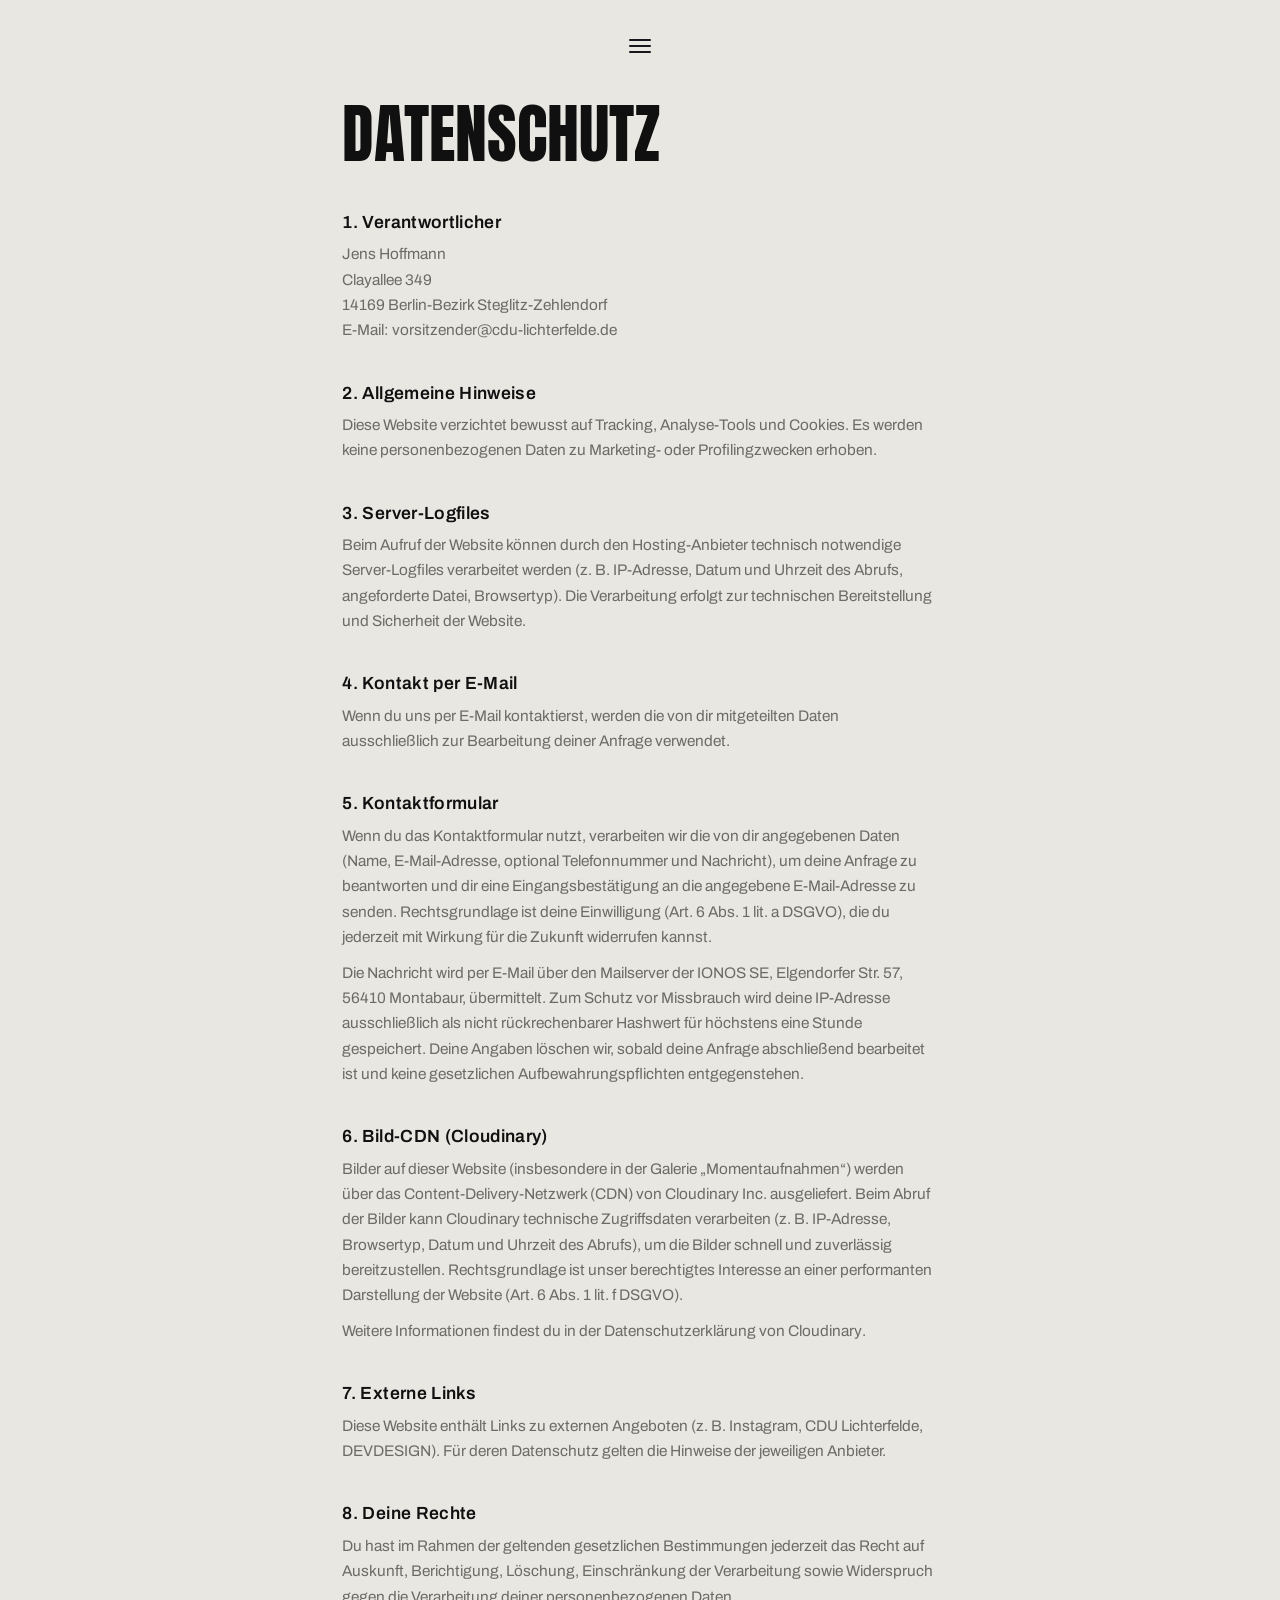
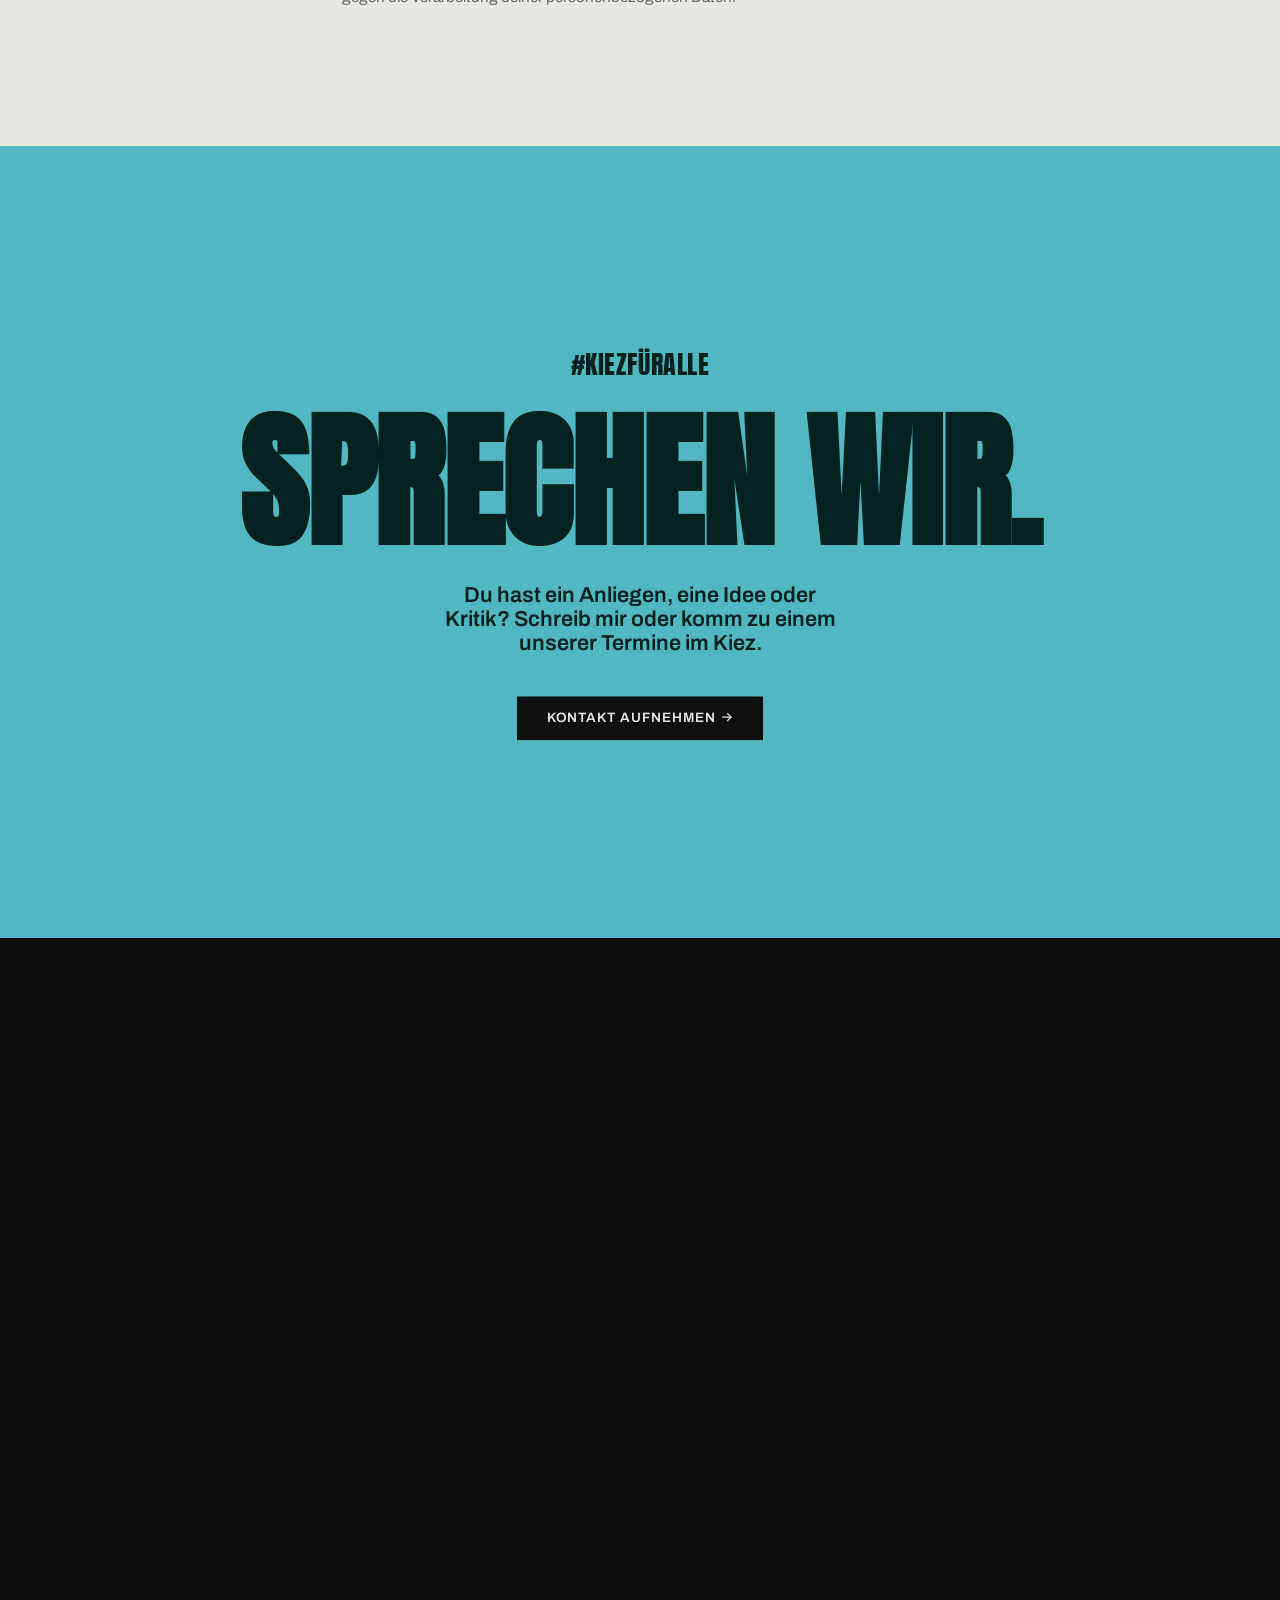
<file: datenschutz.html>
<!doctype html>
<html lang="de" data-ready="true">
  <head>
    <meta charset="UTF-8" />
    <meta name="viewport" content="width=device-width, initial-scale=1.0" />
    <meta name="robots" content="noindex" />
    <meta name="theme-color" content="#52B7C1" />
    <title>Datenschutz – Jens Hoffmann</title>

    <link rel="icon" href="favicon.ico" sizes="any" />
    <link rel="icon" type="image/png" sizes="48x48" href="favicon-48.png" />
    <link rel="icon" type="image/png" sizes="192x192" href="favicon-192.png" />
    <link rel="apple-touch-icon" href="apple-touch-icon.png" sizes="180x180" />
    <link rel="preconnect" href="https://fonts.googleapis.com" />
    <link rel="preconnect" href="https://fonts.gstatic.com" crossorigin />
    <link
      href="https://fonts.googleapis.com/css2?family=Anton&family=Archivo:wght@500;600;700;800&display=swap"
      rel="stylesheet"
    />
    <script type="module" crossorigin src="assets/main-D9YzFPxZ.js"></script>
    <link rel="stylesheet" crossorigin href="assets/main-D0NEMW_q.css">
    <link rel="stylesheet" href="assets/unterseiten.css?v=20261125-5">
    <script>matchMedia("(hover:hover) and (pointer:fine)").matches&&document.head.appendChild(Object.assign(document.createElement("script"),{src:"assets/smooth-scroll.js?v=20261125-3"}))</script>
    <script type="speculationrules">{"prefetch":[{"where":{"and":[{"selector_matches":"a[href*=\".html\"]"},{"not":{"selector_matches":"[target=_blank], [download]"}}]},"eagerness":"moderate"}]}</script>
  </head>
  <body>
    <div class="site">
      <header class="topbar">
        <div class="menu-pill">
          <button class="menu-pill__backdrop" type="button" tabindex="-1" aria-hidden="true"></button>
          <button class="menu-pill__toggle" type="button" aria-expanded="false" aria-controls="site-menu" aria-label="Menü öffnen">
            <span class="menu-pill__icon" aria-hidden="true">
              <span></span><span></span><span></span>
            </span>
          </button>
          <nav class="menu-pill__panel" id="site-menu" aria-label="Hauptmenü" inert>
            <ul class="menu-pill__list">
              <li class="menu-pill__item" style="--i:0"><a href="index.html">Start</a></li>
              <li class="menu-pill__item" style="--i:1"><a href="aufgaben.html">Was mach ich eigentlich?</a></li>
              <li class="menu-pill__item" style="--i:2"><a href="parlamentsreporte.html">Parlamentsreporte</a></li>
              <li class="menu-pill__item" style="--i:3"><a href="parlamentarische-reise.html">Meine parlamentarische Reise</a></li>
              <li class="menu-pill__item" style="--i:4"><a href="kontakt.html">Kontakt</a></li>
              <li class="menu-pill__item" style="--i:5"><a href="impressum.html">Impressum</a></li>
              <li class="menu-pill__item" style="--i:6"><a href="datenschutz.html" aria-current="page">Datenschutz</a></li>
            </ul>
            <p class="menu-pill__foot">#kiezfüralle · Danke für dein Vertrauen</p>
          </nav>
        </div>
      </header>

      <main class="legal">
        <h1 class="legal__title">Datenschutz</h1>

        <section class="legal__block">
          <h2>1. Verantwortlicher</h2>
          <p>
            Jens Hoffmann<br />
            Clayallee 349<br />
            14169 Berlin-Bezirk Steglitz-Zehlendorf<br />
            E-Mail:
            <a href="mailto:vorsitzender@cdu-lichterfelde.de">vorsitzender@cdu-lichterfelde.de</a>
          </p>
        </section>

        <section class="legal__block">
          <h2>2. Allgemeine Hinweise</h2>
          <p>
            Diese Website verzichtet bewusst auf Tracking, Analyse-Tools und Cookies. Es werden keine
            personenbezogenen Daten zu Marketing- oder Profilingzwecken erhoben.
          </p>
        </section>

        <section class="legal__block">
          <h2>3. Server-Logfiles</h2>
          <p>
            Beim Aufruf der Website können durch den Hosting-Anbieter technisch notwendige Server-Logfiles
            verarbeitet werden (z. B. IP-Adresse, Datum und Uhrzeit des Abrufs, angeforderte Datei, Browsertyp).
            Die Verarbeitung erfolgt zur technischen Bereitstellung und Sicherheit der Website.
          </p>
        </section>

        <section class="legal__block">
          <h2>4. Kontakt per E-Mail</h2>
          <p>
            Wenn du uns per E-Mail kontaktierst, werden die von dir mitgeteilten Daten ausschließlich zur
            Bearbeitung deiner Anfrage verwendet.
          </p>
        </section>

        <section class="legal__block" id="kontaktformular">
          <h2>5. Kontaktformular</h2>
          <p>
            Wenn du das Kontaktformular nutzt, verarbeiten wir die von dir angegebenen Daten (Name, E-Mail-Adresse,
            optional Telefonnummer und Nachricht), um deine Anfrage zu beantworten und dir eine
            Eingangsbestätigung an die angegebene E-Mail-Adresse zu senden. Rechtsgrundlage ist deine Einwilligung
            (Art. 6 Abs. 1 lit. a DSGVO), die du jederzeit mit Wirkung für die Zukunft widerrufen kannst.
          </p>
          <p>
            Die Nachricht wird per E-Mail über den Mailserver der IONOS SE, Elgendorfer Str. 57, 56410 Montabaur,
            übermittelt. Zum Schutz vor Missbrauch wird deine IP-Adresse ausschließlich als nicht rückrechenbarer
            Hashwert für höchstens eine Stunde gespeichert. Deine Angaben löschen wir, sobald deine Anfrage
            abschließend bearbeitet ist und keine gesetzlichen Aufbewahrungspflichten entgegenstehen.
          </p>
        </section>

        <section class="legal__block">
          <h2>6. Bild-CDN (Cloudinary)</h2>
          <p>
            Bilder auf dieser Website (insbesondere in der Galerie „Momentaufnahmen“) werden über das
            Content-Delivery-Netzwerk (CDN) von
            <a href="https://cloudinary.com" target="_blank" rel="noopener noreferrer">Cloudinary Inc.</a>
            ausgeliefert. Beim Abruf der Bilder kann Cloudinary technische Zugriffsdaten verarbeiten
            (z. B. IP-Adresse, Browsertyp, Datum und Uhrzeit des Abrufs), um die Bilder schnell und
            zuverlässig bereitzustellen. Rechtsgrundlage ist unser berechtigtes Interesse an einer
            performanten Darstellung der Website (Art. 6 Abs. 1 lit. f DSGVO).
          </p>
          <p>
            Weitere Informationen findest du in der
            <a href="https://cloudinary.com/privacy" target="_blank" rel="noopener noreferrer">Datenschutzerklärung von Cloudinary</a>.
          </p>
        </section>

        <section class="legal__block">
          <h2>7. Externe Links</h2>
          <p>
            Diese Website enthält Links zu externen Angeboten (z. B. Instagram, CDU Lichterfelde, DEVDESIGN).
            Für deren Datenschutz gelten die Hinweise der jeweiligen Anbieter.
          </p>
        </section>

        <section class="legal__block">
          <h2>8. Deine Rechte</h2>
          <p>
            Du hast im Rahmen der geltenden gesetzlichen Bestimmungen jederzeit das Recht auf Auskunft,
            Berichtigung, Löschung, Einschränkung der Verarbeitung sowie Widerspruch gegen die Verarbeitung
            deiner personenbezogenen Daten.
          </p>
        </section>
      </main>

      <!-- ============ CTA ============ -->
      <section class="cta slab cv" id="sprechen" aria-labelledby="sprechen-title">
        <span class="slab__bg" aria-hidden="true"></span>
        <p class="cta__tag reveal">#kiezfüralle</p>
        <h2 class="cta__date reveal" id="sprechen-title">Sprechen wir.</h2>
        <p class="cta__sub reveal">Du hast ein Anliegen, eine Idee oder Kritik? Schreib mir oder komm zu einem unserer Termine im Kiez.</p>
        <a class="cta__btn cta__btn--icon reveal" href="kontakt.html">Kontakt aufnehmen <svg class="icon icon--inline" aria-hidden="true"><use href="assets/icons.svg#i-arrow-right"/></svg></a>
      </section>

      <div class="footer-anchor" id="kontakt" aria-hidden="true"></div>
    </div>

    <footer class="footer" aria-labelledby="footer-title">
      <h2 id="footer-title" class="sr-only">Kontakt</h2>

      <div class="footer__cta wrap">
        <p class="footer__lead">
          <span class="footer__hint">Sprechen wir.</span>
          <a class="footer__mail" href="mailto:vorsitzender@cdu-lichterfelde.de">vorsitzender@cdu-lichterfelde.de</a>
          <a class="footer__mail" href="mailto:hoffmann@cdu-fraktion-berlin.de">hoffmann@cdu-fraktion-berlin.de</a>
        </p>
        <p class="footer__vote">
          <span class="footer__votetag">#kiezfüralle</span>
          <span class="footer__votedate">Danke für dein Vertrauen</span>
        </p>
      </div>

      <div class="footer__meta wrap">
        <nav class="footer__col" aria-label="Fußzeile">
          <p class="footer__colhead">Seiten</p>
          <ul>
            <li><a href="index.html">Start</a></li>
            <li><a href="aufgaben.html">Was mach ich eigentlich?</a></li>
            <li><a href="parlamentsreporte.html">Parlamentsreporte</a></li>
            <li><a href="parlamentarische-reise.html">Meine parlamentarische Reise</a></li>
            <li><a href="kontakt.html">Kontakt</a></li>
          </ul>
        </nav>

        <div class="footer__col">
          <p class="footer__colhead">Kanäle</p>
          <ul>
            <li><a href="https://www.instagram.com/jens.hoffmann.mda/" target="_blank" rel="noopener noreferrer me">Instagram</a></li>
            <li><a href="https://www.cdu-lichterfelde.de" target="_blank" rel="noopener noreferrer">CDU Lichterfelde</a></li>
            <li><a href="https://www.cdusz.de" target="_blank" rel="noopener noreferrer">CDU Steglitz-Zehlendorf</a></li>
            <li><a href="https://cdu.berlin" target="_blank" rel="noopener noreferrer">CDU Berlin</a></li>
            <li><a href="https://cdu-fraktion-berlin.de" target="_blank" rel="noopener noreferrer">CDU-Fraktion Berlin</a></li>
          </ul>
        </div>

        <div class="footer__col">
          <p class="footer__colhead">Rechtliches</p>
          <ul>
            <li><a href="impressum.html">Impressum</a></li>
            <li><a href="datenschutz.html">Datenschutz</a></li>
          </ul>
        </div>
      </div>

      <div class="footer__wordwrap" aria-hidden="true">
        <p class="footer__wordmark">Jens Hoffmann</p>
      </div>

      <div class="footer__base wrap">
        <p>© 2026 Jens Hoffmann · Wahlkreis 3 · Lichterfelde West &amp; Zehlendorf Süd</p>
        <a href="https://devdesignstudio.de" target="_blank" rel="noopener noreferrer">von DEVDESIGN</a>
      </div>
    </footer>

  </body>
</html>
</file>
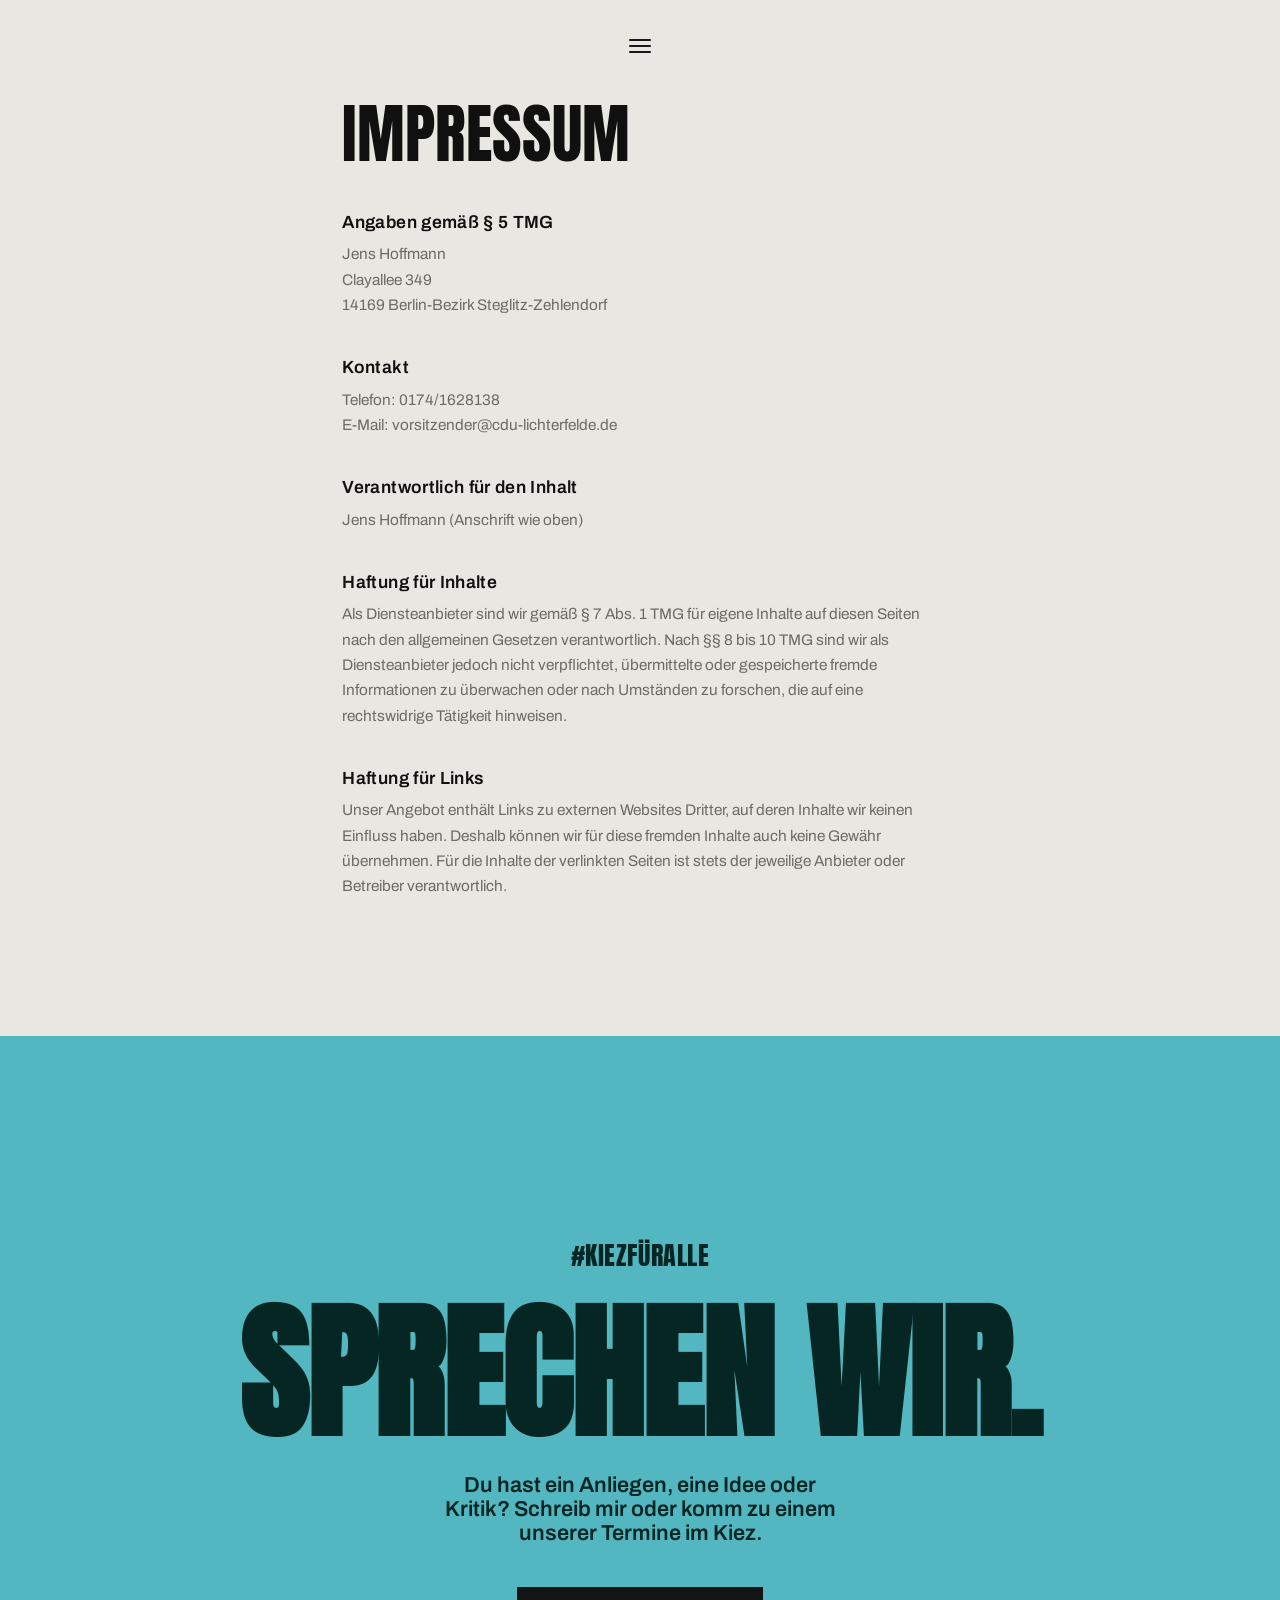
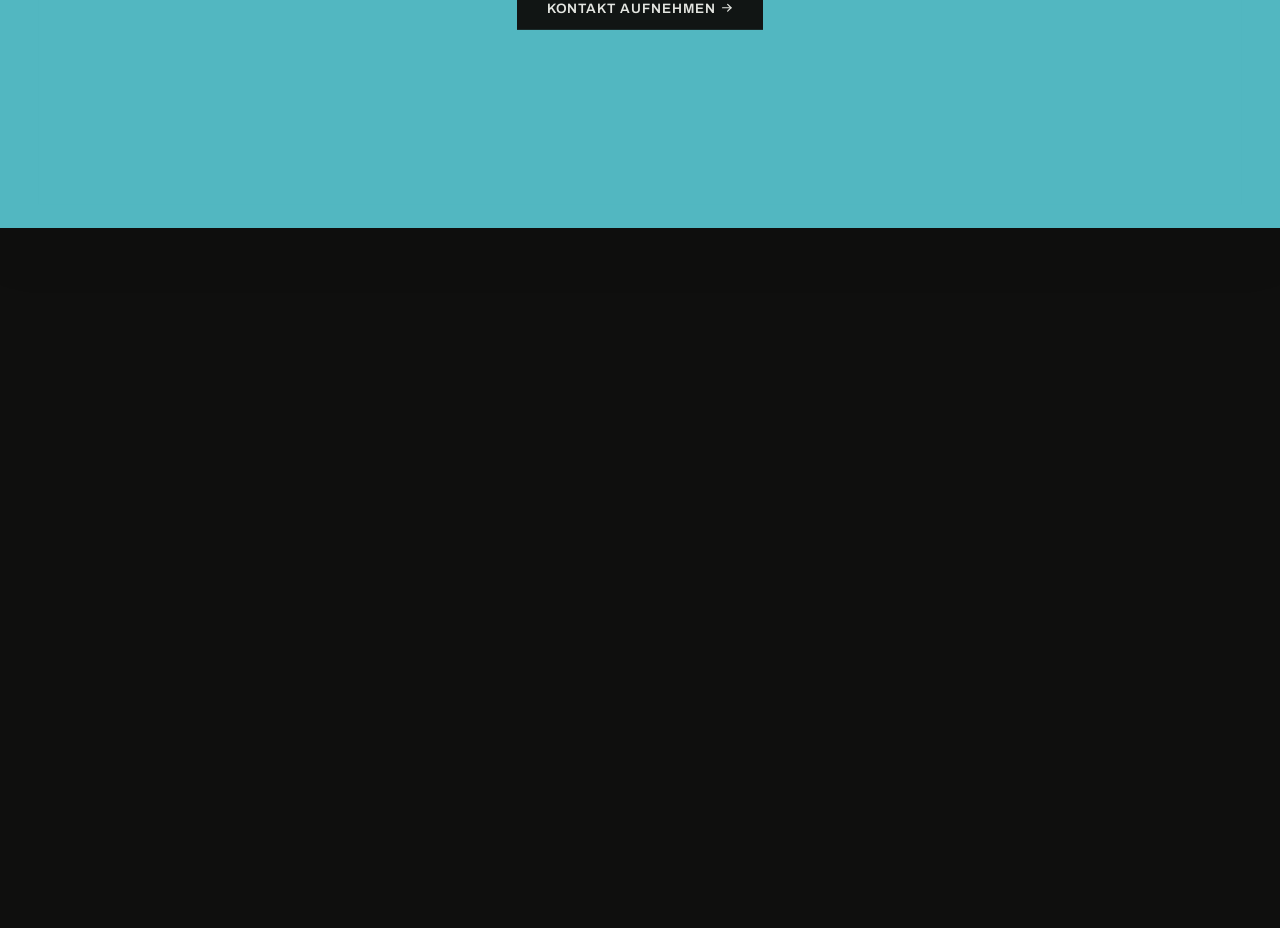
<file: impressum.html>
<!doctype html>
<html lang="de" data-ready="true">
  <head>
    <meta charset="UTF-8" />
    <meta name="viewport" content="width=device-width, initial-scale=1.0" />
    <meta name="robots" content="noindex" />
    <meta name="theme-color" content="#52B7C1" />
    <title>Impressum – Jens Hoffmann</title>

    <link rel="icon" href="favicon.ico" sizes="any" />
    <link rel="icon" type="image/png" sizes="48x48" href="favicon-48.png" />
    <link rel="icon" type="image/png" sizes="192x192" href="favicon-192.png" />
    <link rel="apple-touch-icon" href="apple-touch-icon.png" sizes="180x180" />
    <link rel="preconnect" href="https://fonts.googleapis.com" />
    <link rel="preconnect" href="https://fonts.gstatic.com" crossorigin />
    <link
      href="https://fonts.googleapis.com/css2?family=Anton&family=Archivo:wght@500;600;700;800&display=swap"
      rel="stylesheet"
    />
    <script type="module" crossorigin src="assets/main-D9YzFPxZ.js"></script>
    <link rel="stylesheet" crossorigin href="assets/main-D0NEMW_q.css">
    <link rel="stylesheet" href="assets/unterseiten.css?v=20261125-5">
    <script>matchMedia("(hover:hover) and (pointer:fine)").matches&&document.head.appendChild(Object.assign(document.createElement("script"),{src:"assets/smooth-scroll.js?v=20261125-3"}))</script>
    <script type="speculationrules">{"prefetch":[{"where":{"and":[{"selector_matches":"a[href*=\".html\"]"},{"not":{"selector_matches":"[target=_blank], [download]"}}]},"eagerness":"moderate"}]}</script>
  </head>
  <body>
    <div class="site">
      <header class="topbar">
        <div class="menu-pill">
          <button class="menu-pill__backdrop" type="button" tabindex="-1" aria-hidden="true"></button>
          <button class="menu-pill__toggle" type="button" aria-expanded="false" aria-controls="site-menu" aria-label="Menü öffnen">
            <span class="menu-pill__icon" aria-hidden="true">
              <span></span><span></span><span></span>
            </span>
          </button>
          <nav class="menu-pill__panel" id="site-menu" aria-label="Hauptmenü" inert>
            <ul class="menu-pill__list">
              <li class="menu-pill__item" style="--i:0"><a href="index.html">Start</a></li>
              <li class="menu-pill__item" style="--i:1"><a href="aufgaben.html">Was mach ich eigentlich?</a></li>
              <li class="menu-pill__item" style="--i:2"><a href="parlamentsreporte.html">Parlamentsreporte</a></li>
              <li class="menu-pill__item" style="--i:3"><a href="parlamentarische-reise.html">Meine parlamentarische Reise</a></li>
              <li class="menu-pill__item" style="--i:4"><a href="kontakt.html">Kontakt</a></li>
              <li class="menu-pill__item" style="--i:5"><a href="impressum.html" aria-current="page">Impressum</a></li>
              <li class="menu-pill__item" style="--i:6"><a href="datenschutz.html">Datenschutz</a></li>
            </ul>
            <p class="menu-pill__foot">#kiezfüralle · Danke für dein Vertrauen</p>
          </nav>
        </div>
      </header>

      <main class="legal">
        <h1 class="legal__title">Impressum</h1>

        <section class="legal__block">
          <h2>Angaben gemäß § 5 TMG</h2>
          <p>
            Jens Hoffmann<br />
            Clayallee 349<br />
            14169 Berlin-Bezirk Steglitz-Zehlendorf
          </p>
        </section>

        <section class="legal__block">
          <h2>Kontakt</h2>
          <p>
            Telefon:
            <a href="tel:+491741628138">0174/1628138</a><br />
            E-Mail:
            <a href="mailto:vorsitzender@cdu-lichterfelde.de">vorsitzender@cdu-lichterfelde.de</a>
          </p>
        </section>

        <section class="legal__block">
          <h2>Verantwortlich für den Inhalt</h2>
          <p>Jens Hoffmann (Anschrift wie oben)</p>
        </section>

        <section class="legal__block">
          <h2>Haftung für Inhalte</h2>
          <p>
            Als Diensteanbieter sind wir gemäß § 7 Abs. 1 TMG für eigene Inhalte auf diesen Seiten nach den
            allgemeinen Gesetzen verantwortlich. Nach §§ 8 bis 10 TMG sind wir als Diensteanbieter jedoch nicht
            verpflichtet, übermittelte oder gespeicherte fremde Informationen zu überwachen oder nach Umständen
            zu forschen, die auf eine rechtswidrige Tätigkeit hinweisen.
          </p>
        </section>

        <section class="legal__block">
          <h2>Haftung für Links</h2>
          <p>
            Unser Angebot enthält Links zu externen Websites Dritter, auf deren Inhalte wir keinen Einfluss haben.
            Deshalb können wir für diese fremden Inhalte auch keine Gewähr übernehmen. Für die Inhalte der
            verlinkten Seiten ist stets der jeweilige Anbieter oder Betreiber verantwortlich.
          </p>
        </section>
      </main>

      <!-- ============ CTA ============ -->
      <section class="cta slab cv" id="sprechen" aria-labelledby="sprechen-title">
        <span class="slab__bg" aria-hidden="true"></span>
        <p class="cta__tag reveal">#kiezfüralle</p>
        <h2 class="cta__date reveal" id="sprechen-title">Sprechen wir.</h2>
        <p class="cta__sub reveal">Du hast ein Anliegen, eine Idee oder Kritik? Schreib mir oder komm zu einem unserer Termine im Kiez.</p>
        <a class="cta__btn cta__btn--icon reveal" href="kontakt.html">Kontakt aufnehmen <svg class="icon icon--inline" aria-hidden="true"><use href="assets/icons.svg#i-arrow-right"/></svg></a>
      </section>

      <div class="footer-anchor" id="kontakt" aria-hidden="true"></div>
    </div>

    <footer class="footer" aria-labelledby="footer-title">
      <h2 id="footer-title" class="sr-only">Kontakt</h2>

      <div class="footer__cta wrap">
        <p class="footer__lead">
          <span class="footer__hint">Sprechen wir.</span>
          <a class="footer__mail" href="mailto:vorsitzender@cdu-lichterfelde.de">vorsitzender@cdu-lichterfelde.de</a>
          <a class="footer__mail" href="mailto:hoffmann@cdu-fraktion-berlin.de">hoffmann@cdu-fraktion-berlin.de</a>
        </p>
        <p class="footer__vote">
          <span class="footer__votetag">#kiezfüralle</span>
          <span class="footer__votedate">Danke für dein Vertrauen</span>
        </p>
      </div>

      <div class="footer__meta wrap">
        <nav class="footer__col" aria-label="Fußzeile">
          <p class="footer__colhead">Seiten</p>
          <ul>
            <li><a href="index.html">Start</a></li>
            <li><a href="aufgaben.html">Was mach ich eigentlich?</a></li>
            <li><a href="parlamentsreporte.html">Parlamentsreporte</a></li>
            <li><a href="parlamentarische-reise.html">Meine parlamentarische Reise</a></li>
            <li><a href="kontakt.html">Kontakt</a></li>
          </ul>
        </nav>

        <div class="footer__col">
          <p class="footer__colhead">Kanäle</p>
          <ul>
            <li><a href="https://www.instagram.com/jens.hoffmann.mda/" target="_blank" rel="noopener noreferrer me">Instagram</a></li>
            <li><a href="https://www.cdu-lichterfelde.de" target="_blank" rel="noopener noreferrer">CDU Lichterfelde</a></li>
            <li><a href="https://www.cdusz.de" target="_blank" rel="noopener noreferrer">CDU Steglitz-Zehlendorf</a></li>
            <li><a href="https://cdu.berlin" target="_blank" rel="noopener noreferrer">CDU Berlin</a></li>
            <li><a href="https://cdu-fraktion-berlin.de" target="_blank" rel="noopener noreferrer">CDU-Fraktion Berlin</a></li>
          </ul>
        </div>

        <div class="footer__col">
          <p class="footer__colhead">Rechtliches</p>
          <ul>
            <li><a href="impressum.html">Impressum</a></li>
            <li><a href="datenschutz.html">Datenschutz</a></li>
          </ul>
        </div>
      </div>

      <div class="footer__wordwrap" aria-hidden="true">
        <p class="footer__wordmark">Jens Hoffmann</p>
      </div>

      <div class="footer__base wrap">
        <p>© 2026 Jens Hoffmann · Wahlkreis 3 · Lichterfelde West &amp; Zehlendorf Süd</p>
        <a href="https://devdesignstudio.de" target="_blank" rel="noopener noreferrer">von DEVDESIGN</a>
      </div>
    </footer>

  </body>
</html>
</file>
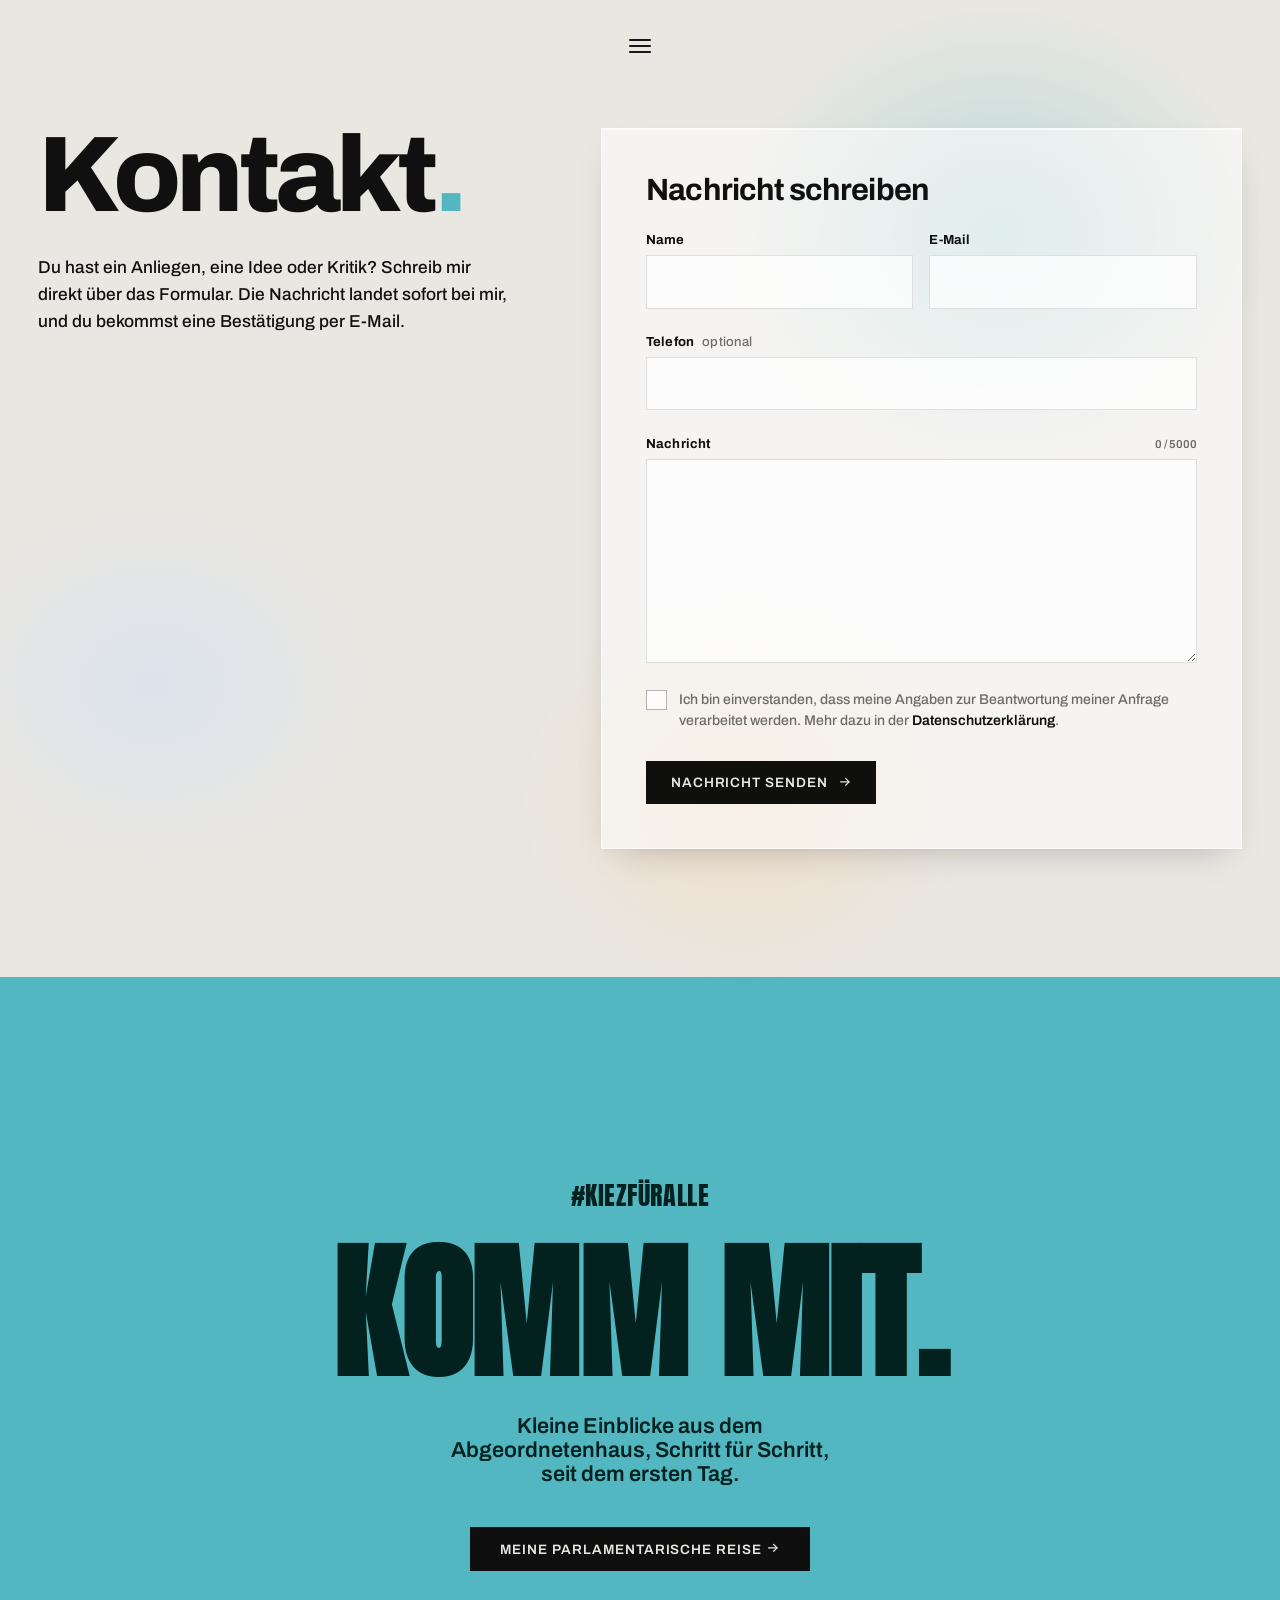
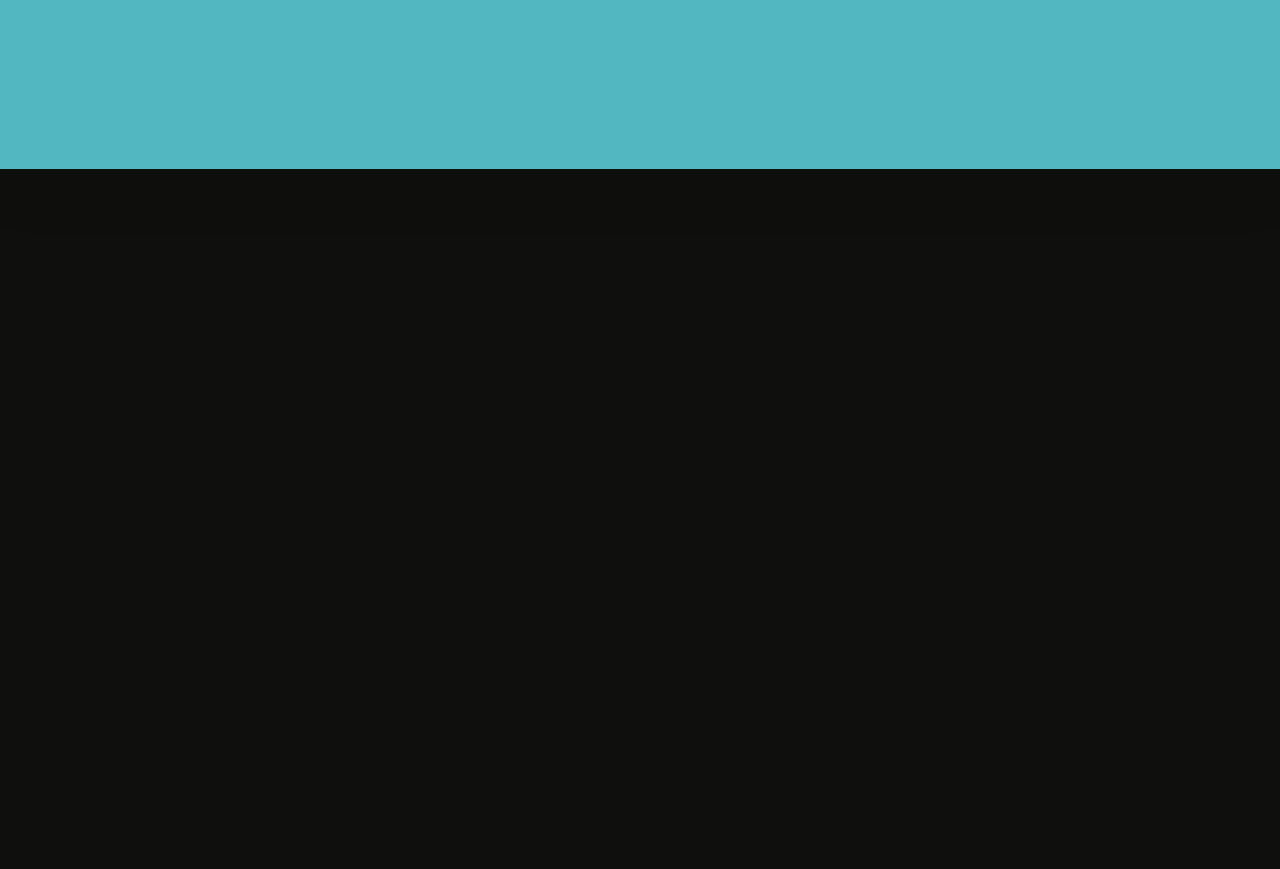
<file: kontakt.html>
<!doctype html>
<html lang="de" data-ready="true">
  <head>
    <meta charset="UTF-8" />
    <script>document.documentElement.classList.add("js")</script>
    <meta name="viewport" content="width=device-width, initial-scale=1.0" />
    <meta name="description" content="Kontakt zu Jens Hoffmann, Abgeordneter für Lichterfelde West und Zehlendorf Süd: Schreib direkt über das Formular – mit Eingangsbestätigung per E-Mail." />
    <meta name="author" content="Jens Hoffmann" />
    <meta name="robots" content="index, follow" />
    <meta name="theme-color" content="#52B7C1" />

    <title>Kontakt – Jens Hoffmann</title>

    <link rel="icon" href="favicon.ico" sizes="any" />
    <link rel="icon" type="image/png" sizes="48x48" href="favicon-48.png" />
    <link rel="icon" type="image/png" sizes="192x192" href="favicon-192.png" />
    <link rel="apple-touch-icon" href="apple-touch-icon.png" sizes="180x180" />

    <meta property="og:type" content="website" />
    <meta property="og:locale" content="de_DE" />
    <meta property="og:title" content="Kontakt – Jens Hoffmann" />
    <meta property="og:description" content="Du hast ein Anliegen, eine Idee oder Kritik? Schreib mir direkt." />
    <meta property="og:image" content="CDU-LOGO_1200x675px_2026-1.jpg" />
    <meta property="og:image:width" content="1200" />
    <meta property="og:image:height" content="675" />
    <meta property="og:site_name" content="Jens Hoffmann" />

    <link rel="preconnect" href="https://fonts.googleapis.com" />
    <link rel="preconnect" href="https://fonts.gstatic.com" crossorigin />
    <link
      href="https://fonts.googleapis.com/css2?family=Anton&family=Archivo:wght@500;600;700;800&display=swap"
      rel="stylesheet"
    />

    <script type="module" crossorigin src="assets/main-D9YzFPxZ.js"></script>
    <link rel="stylesheet" crossorigin href="assets/main-D0NEMW_q.css">
    <link rel="stylesheet" href="assets/unterseiten.css?v=20261125-5">
    <script>matchMedia("(hover:hover) and (pointer:fine)").matches&&document.head.appendChild(Object.assign(document.createElement("script"),{src:"assets/smooth-scroll.js?v=20261125-3"}))</script>
    <script type="speculationrules">{"prefetch":[{"where":{"and":[{"selector_matches":"a[href*=\".html\"]"},{"not":{"selector_matches":"[target=_blank], [download]"}}]},"eagerness":"moderate"}]}</script>
  </head>

  <body>
    <div class="site">
      <header class="topbar">
        <div class="menu-pill">
          <button class="menu-pill__backdrop" type="button" tabindex="-1" aria-hidden="true"></button>
          <button class="menu-pill__toggle" type="button" aria-expanded="false" aria-controls="site-menu" aria-label="Menü öffnen">
            <span class="menu-pill__icon" aria-hidden="true">
              <span></span><span></span><span></span>
            </span>
          </button>
          <nav class="menu-pill__panel" id="site-menu" aria-label="Hauptmenü" inert>
            <ul class="menu-pill__list">
              <li class="menu-pill__item" style="--i:0"><a href="index.html">Start</a></li>
              <li class="menu-pill__item" style="--i:1"><a href="aufgaben.html">Was mach ich eigentlich?</a></li>
              <li class="menu-pill__item" style="--i:2"><a href="parlamentsreporte.html">Parlamentsreporte</a></li>
              <li class="menu-pill__item" style="--i:3"><a href="parlamentarische-reise.html">Meine parlamentarische Reise</a></li>
              <li class="menu-pill__item" style="--i:4"><a href="kontakt.html" aria-current="page">Kontakt</a></li>
              <li class="menu-pill__item" style="--i:5"><a href="impressum.html">Impressum</a></li>
              <li class="menu-pill__item" style="--i:6"><a href="datenschutz.html">Datenschutz</a></li>
            </ul>
            <p class="menu-pill__foot">#kiezfüralle · Danke für dein Vertrauen</p>
          </nav>
        </div>
      </header>

      <main id="start" class="contact">
        <!-- ============ LINKS: Kontakt (auf Desktop sticky) ============ -->
        <aside class="contact__aside" aria-labelledby="kontakt-title">
          <h1 class="page-hero__title contact__title" id="kontakt-title">
            <span class="mask"><span class="line line--1">Kontakt<span class="page-hero__dot">.</span></span></span>
          </h1>

          <p class="contact__lead" data-split-lines>
            Du hast ein Anliegen, eine Idee oder Kritik? Schreib mir direkt über das Formular. Die Nachricht landet sofort bei mir,
            und du bekommst eine Bestätigung per E-Mail.
          </p>

        </aside>

        <!-- ============ RECHTS: Formular ============ -->
        <section class="contact__main" aria-labelledby="form-title">
          <div class="form-card glass">
            <form class="form" id="kontakt-form" action="api/kontakt.php" method="post" novalidate>
              <h2 class="form__title" id="form-title">Nachricht schreiben</h2>

              <div class="form__row">
                <div class="field">
                  <label class="field__label" for="f-name">Name</label>
                  <input class="field__input" id="f-name" name="name" type="text" autocomplete="name" required minlength="2" maxlength="120" aria-describedby="f-name-error" />
                  <p class="field__error" id="f-name-error">Bitte gib deinen Namen an.</p>
                </div>
                <div class="field">
                  <label class="field__label" for="f-email">E-Mail</label>
                  <input class="field__input" id="f-email" name="email" type="email" autocomplete="email" inputmode="email" required maxlength="254" aria-describedby="f-email-error" />
                  <p class="field__error" id="f-email-error">Bitte gib eine gültige E-Mail-Adresse an.</p>
                </div>
              </div>

              <div class="field">
                <label class="field__label" for="f-tel">Telefon <span class="field__optional">optional</span></label>
                <input class="field__input" id="f-tel" name="telefon" type="tel" autocomplete="tel" inputmode="tel" maxlength="60" />
              </div>

              <div class="field">
                <div class="field__head">
                  <label class="field__label" for="f-msg">Nachricht</label>
                  <span class="field__count" aria-hidden="true"><span data-count>0</span>&thinsp;/&thinsp;5000</span>
                </div>
                <textarea class="field__input field__input--area" id="f-msg" name="nachricht" rows="7" required minlength="10" maxlength="5000" aria-describedby="f-msg-error"></textarea>
                <p class="field__error" id="f-msg-error">Bitte schreib eine Nachricht (mindestens 10 Zeichen).</p>
              </div>

              <div class="field">
                <label class="consent">
                  <input type="checkbox" name="datenschutz" value="ja" required aria-describedby="f-consent-error" />
                  <span>
                    Ich bin einverstanden, dass meine Angaben zur Beantwortung meiner Anfrage verarbeitet werden.
                    Mehr dazu in der <a href="datenschutz.html#kontaktformular">Datenschutzerklärung</a>.
                  </span>
                </label>
                <p class="field__error" id="f-consent-error">Bitte stimme zu, damit ich dir antworten kann.</p>
              </div>

              <!-- Spam-Schutz: für Menschen unsichtbar -->
              <div class="hp" aria-hidden="true">
                <label for="f-website">Website</label>
                <input id="f-website" name="website" type="text" tabindex="-1" autocomplete="off" />
              </div>
              <input type="hidden" name="elapsed" value="" />

              <div class="form__foot">
                <button class="form__submit" type="submit">
                  <span class="form__submit-label">Nachricht senden</span>
                  <svg class="icon icon--inline" aria-hidden="true"><use href="assets/icons.svg#i-arrow-right"/></svg>
                </button>
                <p class="form__status" role="status" aria-live="polite" data-status></p>
              </div>
            </form>

            <!-- Erfolg: per JS oder ohne JS über /kontakt.html#gesendet -->
            <div class="form-done" id="gesendet" tabindex="-1" hidden>
              <span class="icon-tile icon-tile--lg icon-tile--accent" aria-hidden="true"><svg class="icon"><use href="assets/icons.svg#i-check-circle"/></svg></span>
              <h2 class="form-done__title" data-done-title>Danke für deine Nachricht!</h2>
              <p class="form-done__text" data-done-text>Sie ist bei mir angekommen. Eine Bestätigung ist per E-Mail an dich unterwegs.</p>
              <a class="form-done__again" href="kontakt.html" data-again>Neue Nachricht schreiben</a>
            </div>

            <!-- Fehler ohne JS: /kontakt.html#fehler -->
            <p class="form-fail" id="fehler" hidden>
              Die Nachricht konnte leider nicht gesendet werden. Bitte versuch es später noch einmal oder schreib direkt an
              <a href="mailto:vorsitzender@cdu-lichterfelde.de">vorsitzender@cdu-lichterfelde.de</a>.
            </p>
          </div>
        </section>
      </main>

      <!-- ============ CTA ============ -->
      <section class="cta slab cv" id="sprechen" aria-labelledby="sprechen-title">
        <span class="slab__bg" aria-hidden="true"></span>
        <p class="cta__tag reveal">#kiezfüralle</p>
        <h2 class="cta__date reveal" id="sprechen-title">Komm mit.</h2>
        <p class="cta__sub reveal">Kleine Einblicke aus dem Abgeordnetenhaus, Schritt für Schritt, seit dem ersten Tag.</p>
        <a class="cta__btn cta__btn--icon reveal" href="parlamentarische-reise.html">Meine parlamentarische Reise <svg class="icon icon--inline" aria-hidden="true"><use href="assets/icons.svg#i-arrow-right"/></svg></a>
      </section>

      <div class="footer-anchor" aria-hidden="true"></div>
    </div>

    <!-- ============ FOOTER: fix + dunkel, Curtain-Reveal ============ -->
    <footer class="footer" aria-labelledby="footer-title">
      <h2 id="footer-title" class="sr-only">Kontakt</h2>

      <div class="footer__cta wrap" id="kontakt">
        <p class="footer__lead">
          <span class="footer__hint">Sprechen wir.</span>
          <a class="footer__mail" href="mailto:vorsitzender@cdu-lichterfelde.de">vorsitzender@cdu-lichterfelde.de</a>
          <a class="footer__mail" href="mailto:hoffmann@cdu-fraktion-berlin.de">hoffmann@cdu-fraktion-berlin.de</a>
        </p>
        <p class="footer__vote">
          <span class="footer__votetag">#kiezfüralle</span>
          <span class="footer__votedate">Danke für dein Vertrauen</span>
        </p>
      </div>

      <div class="footer__meta wrap">
        <nav class="footer__col" aria-label="Fußzeile">
          <p class="footer__colhead">Seiten</p>
          <ul>
            <li><a href="index.html">Start</a></li>
            <li><a href="aufgaben.html">Was mach ich eigentlich?</a></li>
            <li><a href="parlamentsreporte.html">Parlamentsreporte</a></li>
            <li><a href="parlamentarische-reise.html">Meine parlamentarische Reise</a></li>
            <li><a href="kontakt.html" aria-current="page">Kontakt</a></li>
          </ul>
        </nav>

        <div class="footer__col">
          <p class="footer__colhead">Kanäle</p>
          <ul>
            <li><a href="https://www.instagram.com/jens.hoffmann.mda/" target="_blank" rel="noopener noreferrer me">Instagram</a></li>
            <li><a href="https://www.cdu-lichterfelde.de" target="_blank" rel="noopener noreferrer">CDU Lichterfelde</a></li>
            <li><a href="https://www.cdusz.de" target="_blank" rel="noopener noreferrer">CDU Steglitz-Zehlendorf</a></li>
            <li><a href="https://cdu.berlin" target="_blank" rel="noopener noreferrer">CDU Berlin</a></li>
            <li><a href="https://cdu-fraktion-berlin.de" target="_blank" rel="noopener noreferrer">CDU-Fraktion Berlin</a></li>
          </ul>
        </div>

        <div class="footer__col">
          <p class="footer__colhead">Rechtliches</p>
          <ul>
            <li><a href="impressum.html">Impressum</a></li>
            <li><a href="datenschutz.html">Datenschutz</a></li>
          </ul>
        </div>
      </div>

      <div class="footer__wordwrap" aria-hidden="true">
        <p class="footer__wordmark">Jens Hoffmann</p>
      </div>

      <div class="footer__base wrap">
        <p>© 2026 Jens Hoffmann · Wahlkreis 3 · Lichterfelde West &amp; Zehlendorf Süd</p>
        <a href="https://devdesignstudio.de" target="_blank" rel="noopener noreferrer">von DEVDESIGN</a>
      </div>
    </footer>

    <!-- Einleitung: Zeile für Zeile aus einer Maske (overflow: clip) nach oben -->
    <script type="module">
      const el = document.querySelector("[data-split-lines]");
      const reduce = matchMedia("(prefers-reduced-motion: reduce)").matches;
      if (el && !reduce) {
        const text = el.textContent.trim().replace(/\s+/g, " ");
        const split = () => {
          // Wörter messen, nach Zeilen (offsetTop) gruppieren, jede Zeile maskieren
          el.innerHTML = text.split(" ").map((w) => `<span class="sl-word">${w}</span>`).join(" ");
          const lines = [];
          let top = null;
          el.querySelectorAll(".sl-word").forEach((word) => {
            if (word.offsetTop !== top) { lines.push([]); top = word.offsetTop; }
            lines[lines.length - 1].push(word.textContent);
          });
          el.innerHTML = lines
            .map((line, i) => `<span class="sl-mask"><span class="sl-line" style="--li:${i}">${line.join(" ")}</span></span>`)
            .join("");
          // Nach der Animation wieder normaler Fließtext (bricht bei Größenänderung korrekt um)
          el.lastElementChild?.firstElementChild?.addEventListener("animationend", () => (el.textContent = text), { once: true });
          el.classList.add("is-split");
        };
        document.fonts.ready.then(split);
      }
    </script>

    <!-- Formular: Prüfung im Browser + Versand ohne Neuladen -->
    <script type="module">
      const form = document.getElementById("kontakt-form");
      const done = document.getElementById("gesendet");
      const status = form.querySelector("[data-status]");
      const button = form.querySelector(".form__submit");
      const label = form.querySelector(".form__submit-label");
      const message = form.elements.nachricht;
      const count = form.querySelector("[data-count]");
      const started = performance.now();
      class ServerMessage extends Error {}

      const updateCount = () => (count.textContent = message.value.length);
      message.addEventListener("input", updateCount);
      updateCount();

      const setBusy = (busy) => {
        button.disabled = busy;
        form.toggleAttribute("aria-busy", busy);
        label.textContent = busy ? "Wird gesendet …" : "Nachricht senden";
      };

      form.addEventListener("submit", async (event) => {
        event.preventDefault();
        status.textContent = "";
        form.classList.remove("is-error");

        if (!form.checkValidity()) {
          form.classList.add("was-validated");
          form.querySelector(":invalid")?.focus();
          return;
        }

        form.elements.elapsed.value = String(Math.round(performance.now() - started));
        setBusy(true);

        try {
          const response = await fetch(form.action, {
            method: "POST",
            body: new FormData(form),
            headers: { Accept: "application/json" },
          });
          const data = await response.json().catch(() => ({}));
          if (!response.ok || !data.ok) throw new ServerMessage(data.message);

          const name = form.elements.name.value.trim().split(/\s+/)[0];
          const email = form.elements.email.value.trim();
          done.querySelector("[data-done-title]").textContent = `Danke, ${name}!`;
          done.querySelector("[data-done-text]").textContent =
            `Deine Nachricht ist bei mir angekommen. Eine Bestätigung ist an ${email} unterwegs.`;
          form.hidden = true;
          done.hidden = false;
          done.focus();
          form.reset();
          updateCount();
        } catch (error) {
          form.classList.add("is-error");
          status.textContent =
            error instanceof ServerMessage && error.message
              ? error.message
              : "Die Nachricht konnte gerade nicht gesendet werden. Bitte versuch es später noch einmal oder schreib direkt an vorsitzender@cdu-lichterfelde.de.";
        } finally {
          setBusy(false);
        }
      });

      done.querySelector("[data-again]").addEventListener("click", (event) => {
        event.preventDefault();
        done.hidden = true;
        form.hidden = false;
        form.classList.remove("was-validated");
        form.elements.name.focus();
      });
    </script>
  </body>
</html>
</file>
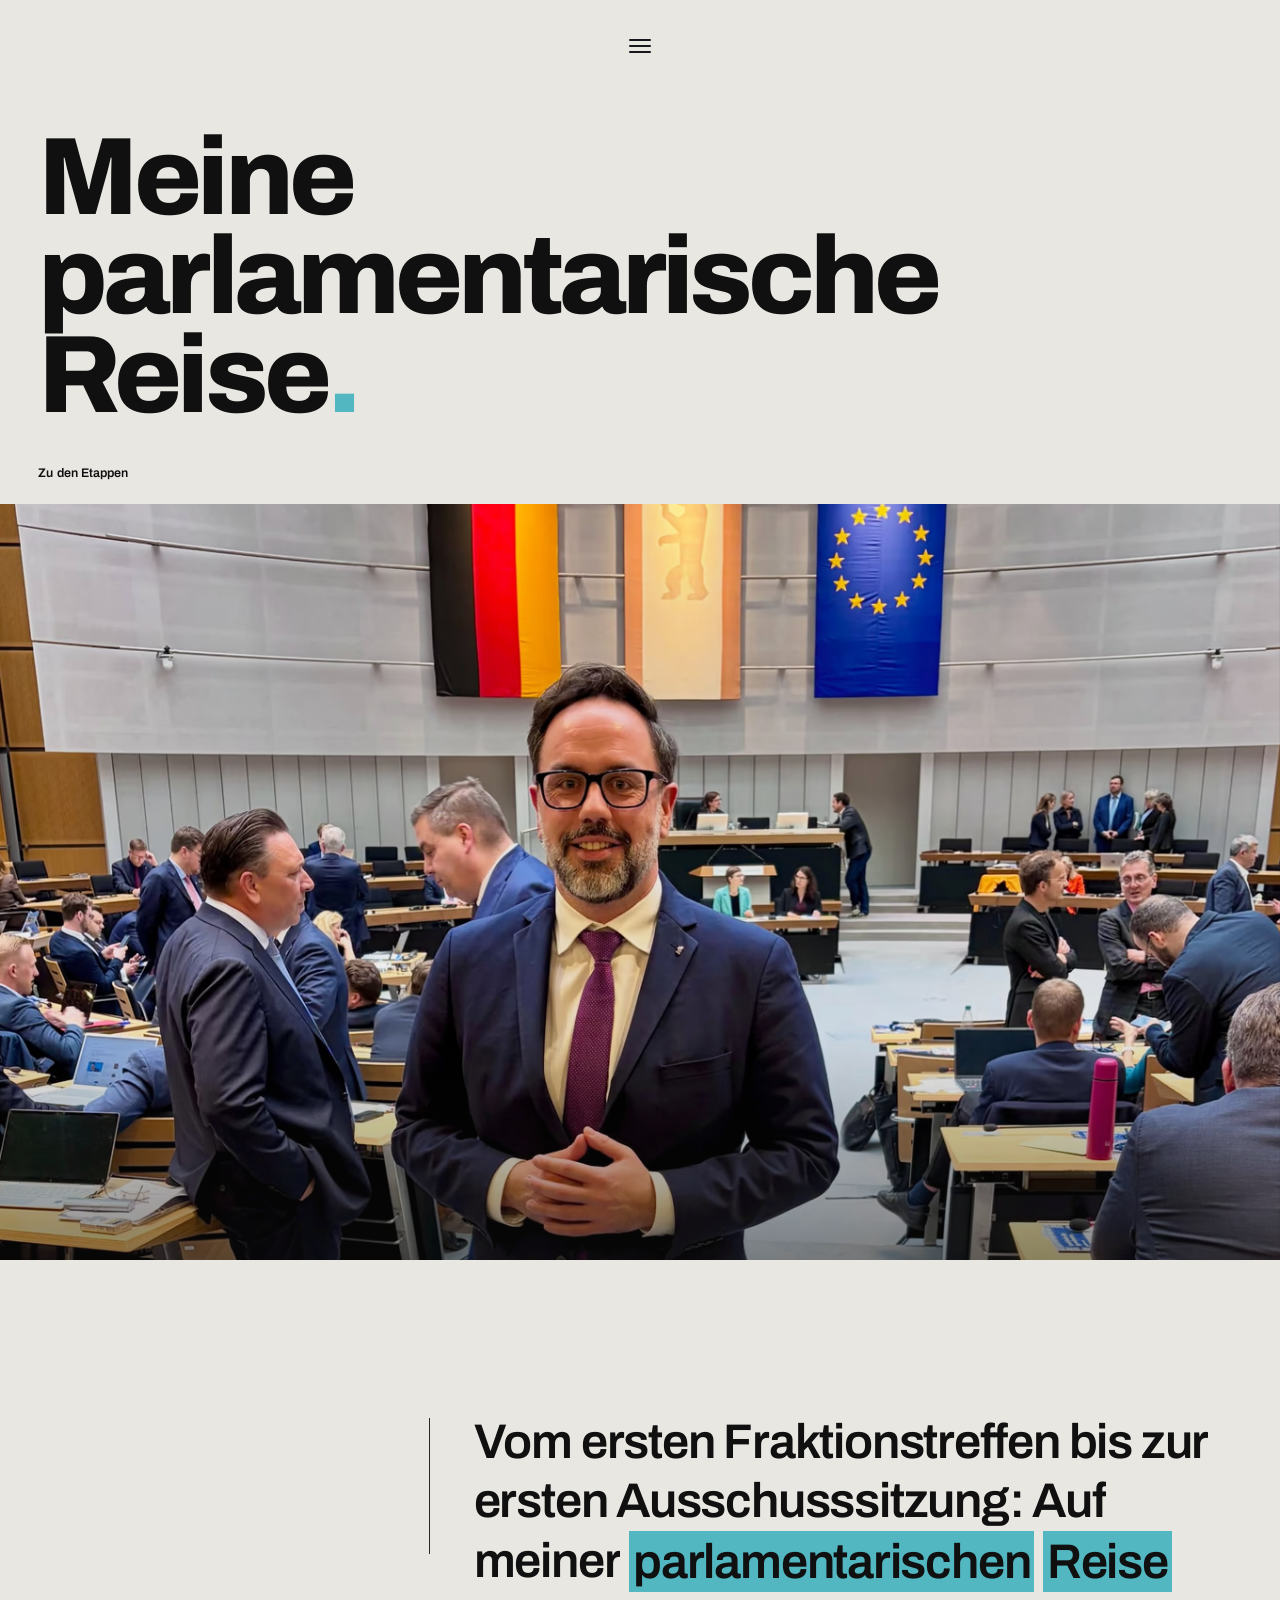
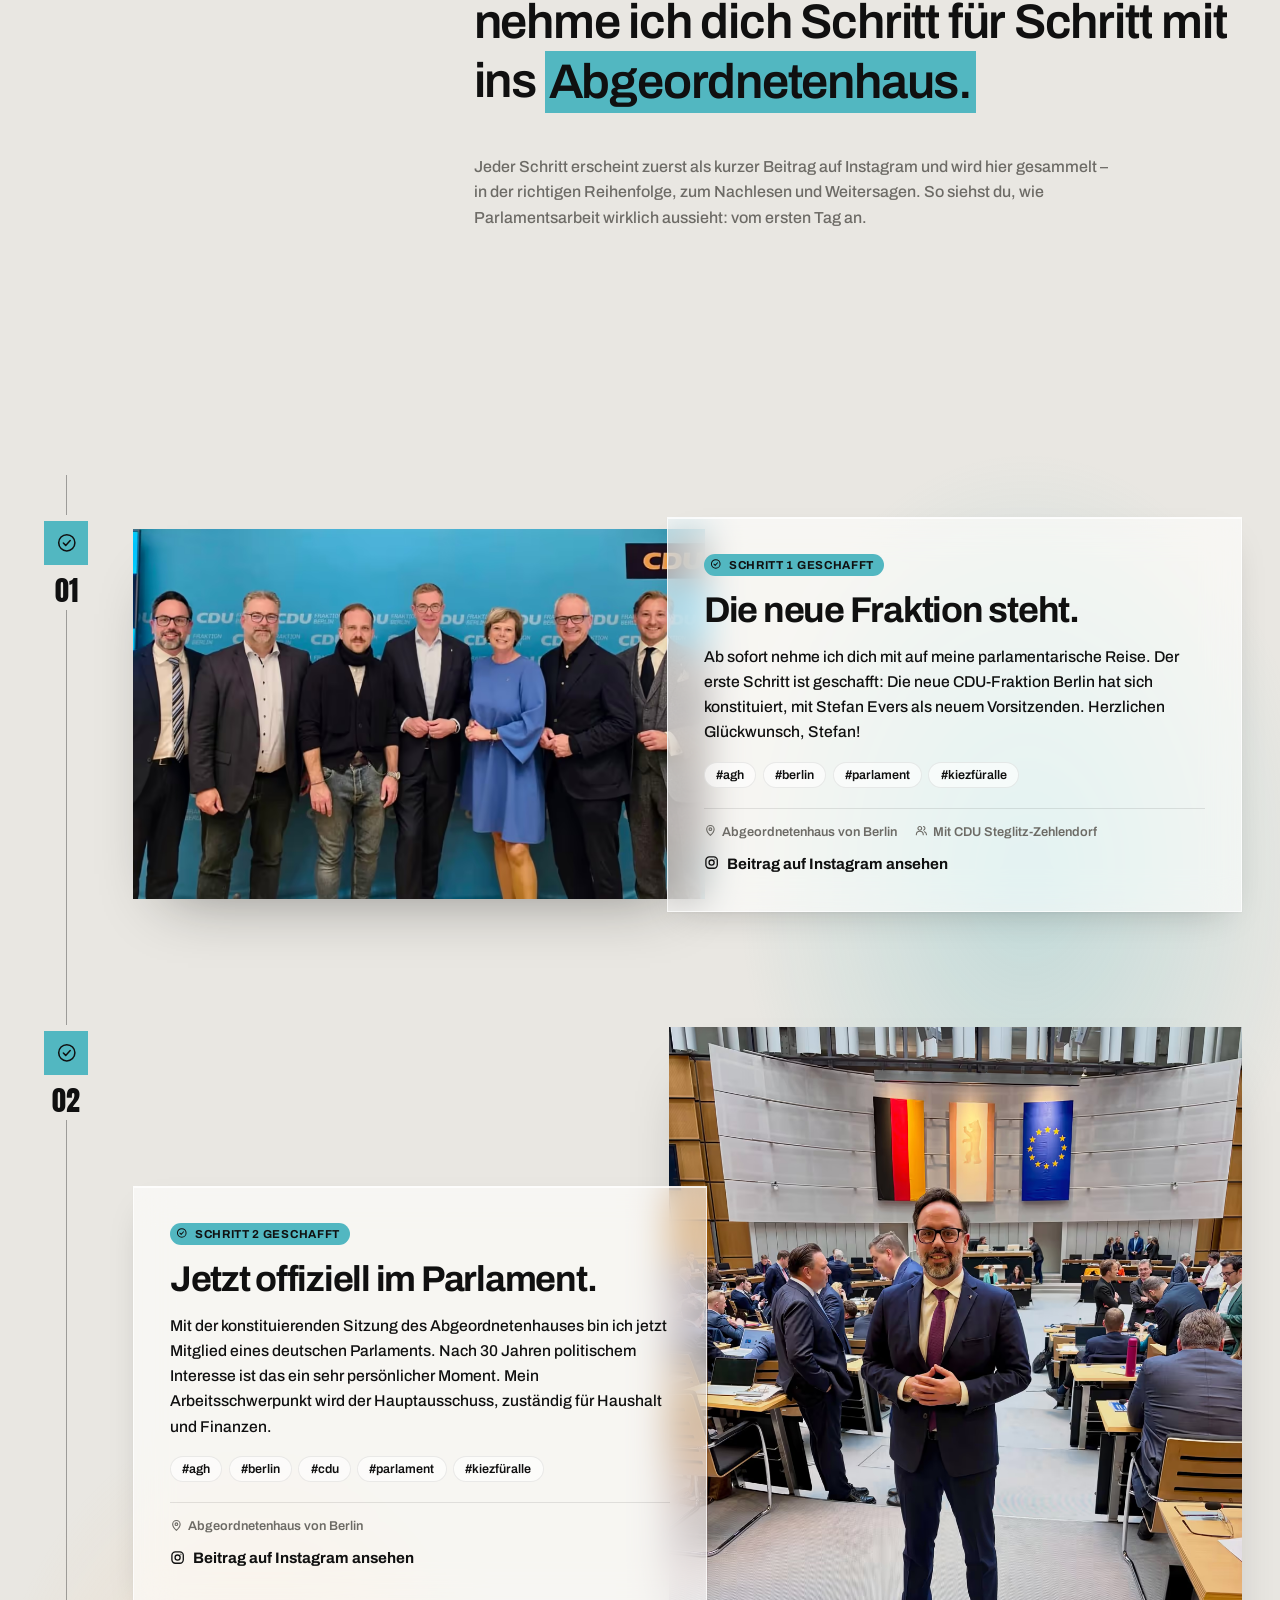
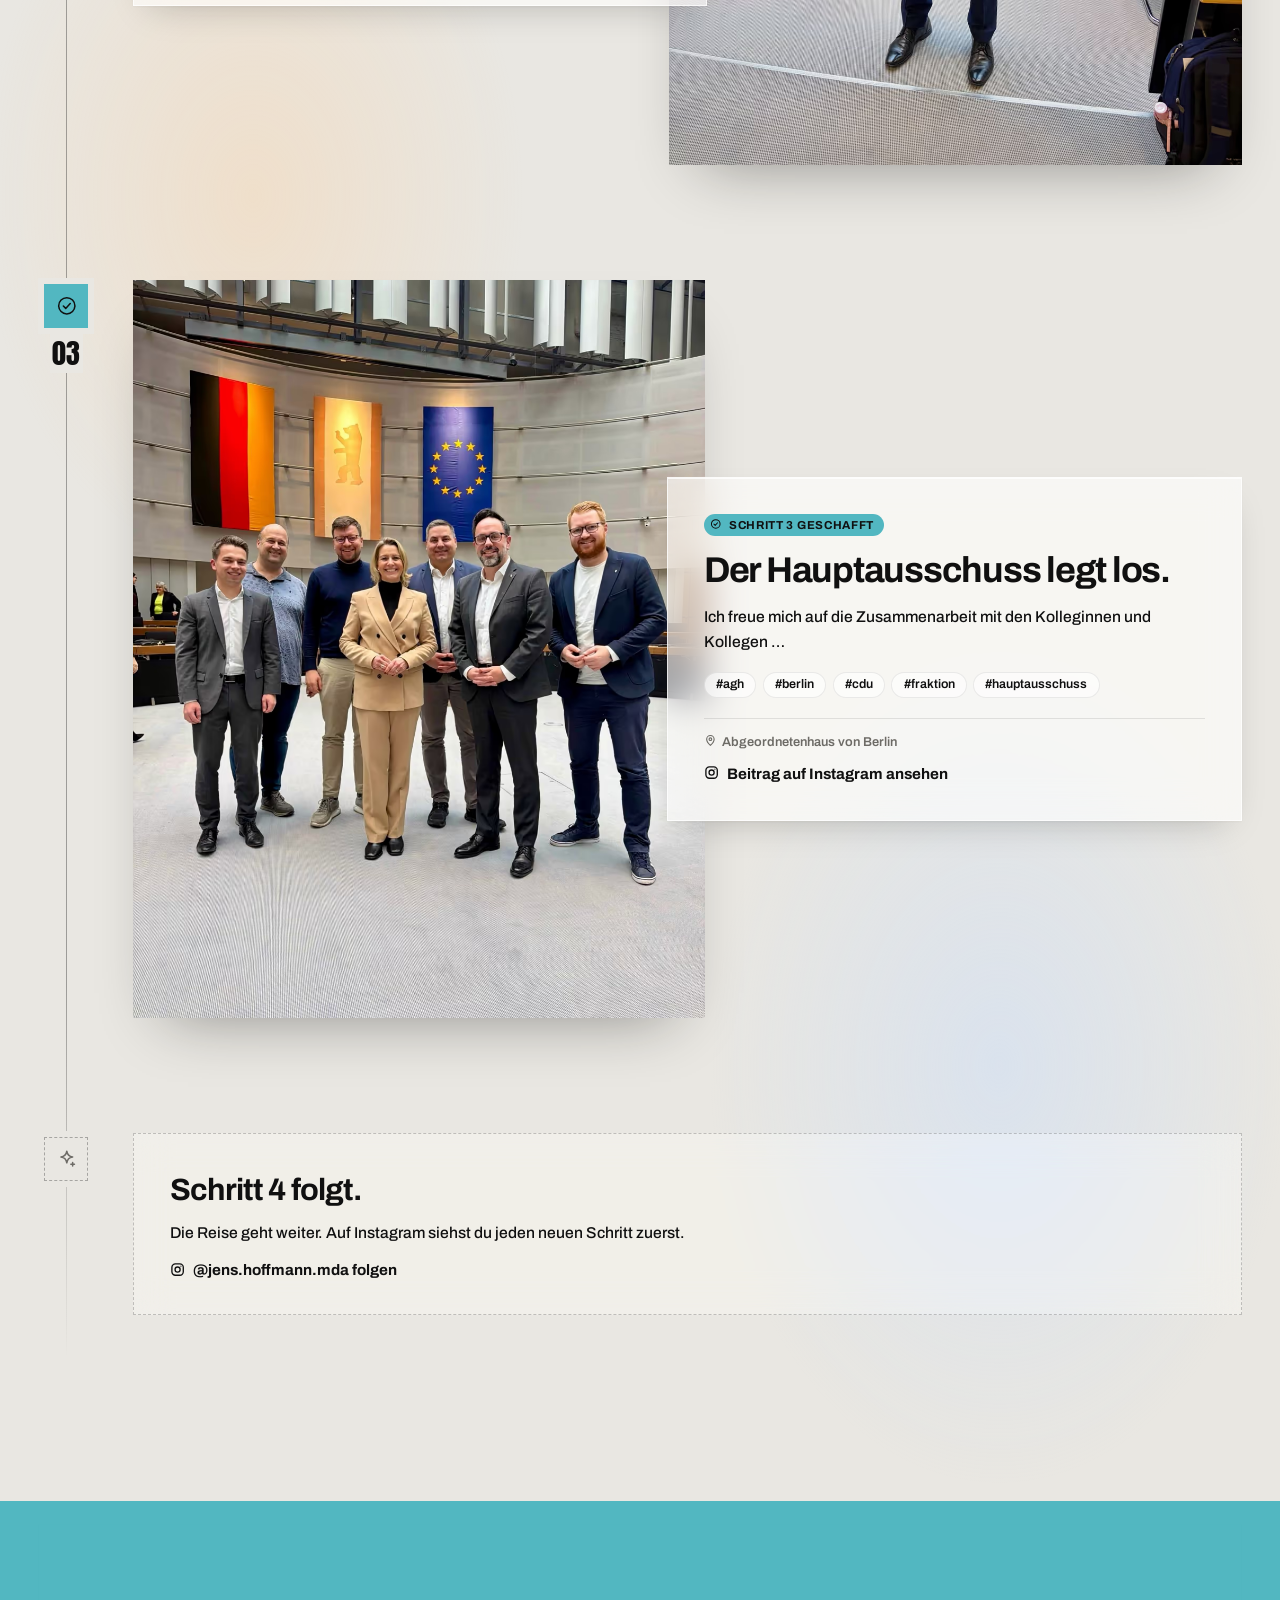
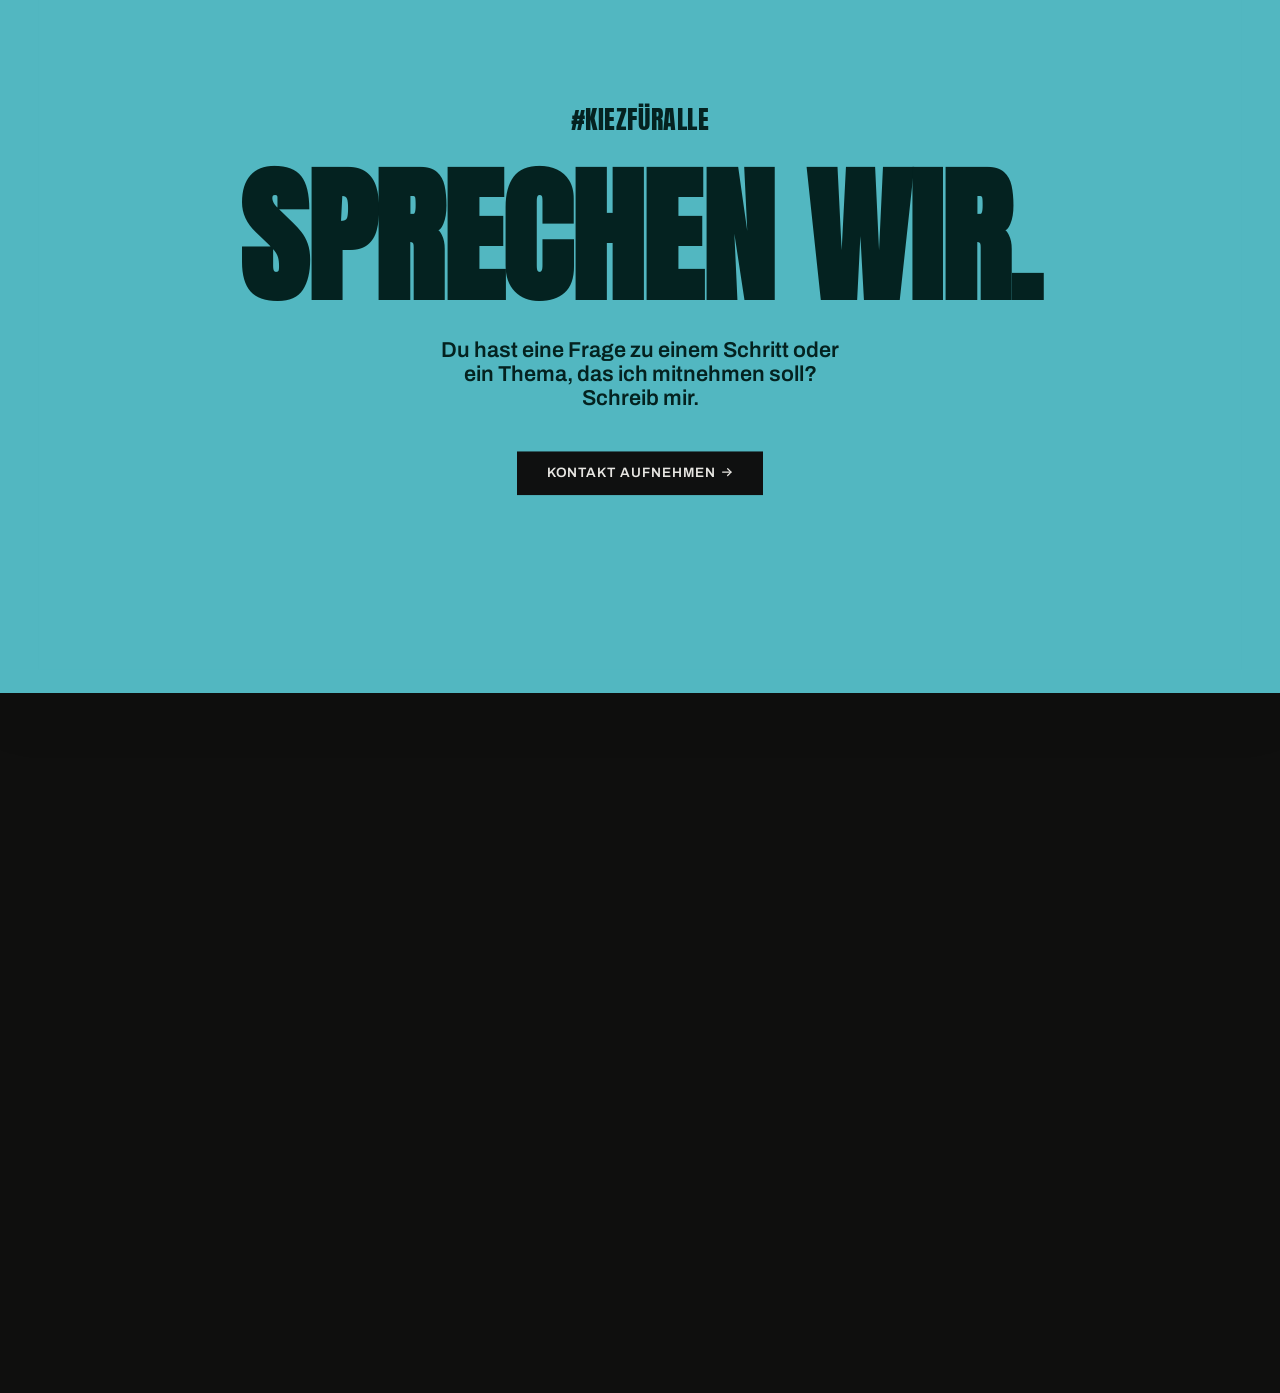
<file: parlamentarische-reise.html>
<!doctype html>
<html lang="de" data-ready="true">
  <head>
    <meta charset="UTF-8" />
    <meta name="viewport" content="width=device-width, initial-scale=1.0" />
    <meta name="description" content="Meine parlamentarische Reise: Jens Hoffmann nimmt dich Schritt für Schritt mit ins Abgeordnetenhaus von Berlin – kurze Beiträge, die auch auf Instagram erscheinen." />
    <meta name="author" content="Jens Hoffmann" />
    <meta name="robots" content="index, follow" />
    <meta name="theme-color" content="#52B7C1" />

    <title>Meine parlamentarische Reise – Jens Hoffmann</title>

    <link rel="icon" href="favicon.ico" sizes="any" />
    <link rel="icon" type="image/png" sizes="48x48" href="favicon-48.png" />
    <link rel="icon" type="image/png" sizes="192x192" href="favicon-192.png" />
    <link rel="apple-touch-icon" href="apple-touch-icon.png" sizes="180x180" />

    <meta property="og:type" content="website" />
    <meta property="og:locale" content="de_DE" />
    <meta property="og:title" content="Meine parlamentarische Reise – Jens Hoffmann" />
    <meta property="og:description" content="Schritt für Schritt ins Abgeordnetenhaus von Berlin – alle Etappen der parlamentarischen Reise." />
    <meta property="og:image" content="reise/schritt-03-1080.jpg" />
    <meta property="og:image:alt" content="Jens Hoffmann mit Kolleginnen und Kollegen im Plenarsaal des Abgeordnetenhauses" />
    <meta property="og:site_name" content="Jens Hoffmann" />

    <meta name="twitter:card" content="summary_large_image" />
    <meta name="twitter:title" content="Meine parlamentarische Reise – Jens Hoffmann" />
    <meta name="twitter:description" content="Schritt für Schritt ins Abgeordnetenhaus von Berlin – alle Etappen der parlamentarischen Reise." />
    <meta name="twitter:image" content="reise/schritt-03-1080.jpg" />

    <link rel="preconnect" href="https://fonts.googleapis.com" />
    <link rel="preconnect" href="https://fonts.gstatic.com" crossorigin />
    <link
      href="https://fonts.googleapis.com/css2?family=Anton&family=Archivo:wght@500;600;700;800&display=swap"
      rel="stylesheet"
    />

    <script type="module" crossorigin src="assets/main-D9YzFPxZ.js"></script>
    <link rel="stylesheet" crossorigin href="assets/main-D0NEMW_q.css">
    <link rel="stylesheet" href="assets/unterseiten.css?v=20261125-5">
    <script>matchMedia("(hover:hover) and (pointer:fine)").matches&&document.head.appendChild(Object.assign(document.createElement("script"),{src:"assets/smooth-scroll.js?v=20261125-3"}))</script>
    <script type="speculationrules">{"prefetch":[{"where":{"and":[{"selector_matches":"a[href*=\".html\"]"},{"not":{"selector_matches":"[target=_blank], [download]"}}]},"eagerness":"moderate"}]}</script>
  </head>

  <body>
    <div class="site">
      <header class="topbar">
        <div class="menu-pill">
          <button class="menu-pill__backdrop" type="button" tabindex="-1" aria-hidden="true"></button>
          <button class="menu-pill__toggle" type="button" aria-expanded="false" aria-controls="site-menu" aria-label="Menü öffnen">
            <span class="menu-pill__icon" aria-hidden="true">
              <span></span><span></span><span></span>
            </span>
          </button>
          <nav class="menu-pill__panel" id="site-menu" aria-label="Hauptmenü" inert>
            <ul class="menu-pill__list">
              <li class="menu-pill__item" style="--i:0"><a href="index.html">Start</a></li>
              <li class="menu-pill__item" style="--i:1"><a href="aufgaben.html">Was mach ich eigentlich?</a></li>
              <li class="menu-pill__item" style="--i:2"><a href="parlamentsreporte.html">Parlamentsreporte</a></li>
              <li class="menu-pill__item" style="--i:3"><a href="parlamentarische-reise.html" aria-current="page">Meine parlamentarische Reise</a></li>
              <li class="menu-pill__item" style="--i:4"><a href="kontakt.html">Kontakt</a></li>
              <li class="menu-pill__item" style="--i:5"><a href="impressum.html">Impressum</a></li>
              <li class="menu-pill__item" style="--i:6"><a href="datenschutz.html">Datenschutz</a></li>
            </ul>
            <p class="menu-pill__foot">#kiezfüralle · Danke für dein Vertrauen</p>
          </nav>
        </div>
      </header>

      <main id="start">
        <div class="page-top">
          <!-- ============ KOPF: große H1 + Meta-Zeile ============ -->
          <section class="page-hero" aria-labelledby="reise-title">
            <h1 class="page-hero__title page-hero__title--long" id="reise-title">
              <span class="mask"><span class="line line--1">Meine parlamentarische Reise<span class="page-hero__dot">.</span></span></span>
            </h1>

            <div class="page-hero__meta">
              <a href="#etappen">Zu den Etappen</a>
            </div>
          </section>

          <!-- ============ BILD: volle Breite ============ -->
          <figure class="page-media">
            <div class="page-media__frame">
              <picture>
                <source media="(max-width: 760px)" type="image/avif" srcset="assets/hero/plenarsaal-m-800.avif 800w, assets/hero/plenarsaal-m-1200.avif 1200w" sizes="100vw" />
                <source media="(max-width: 760px)" srcset="assets/hero/plenarsaal-m-800.jpg 800w, assets/hero/plenarsaal-m-1200.jpg 1200w" sizes="100vw" />
                <source type="image/avif" srcset="assets/hero/plenarsaal-d-1600.avif 1600w, assets/hero/plenarsaal-d-2400.avif 2400w, assets/hero/plenarsaal-d-3072.avif 3072w" sizes="100vw" />
                <img
                  src="assets/hero/plenarsaal-d-2400.jpg"
                  srcset="assets/hero/plenarsaal-d-1600.jpg 1600w, assets/hero/plenarsaal-d-2400.jpg 2400w, assets/hero/plenarsaal-d-3072.jpg 3072w"
                  sizes="100vw"
                  alt="Jens Hoffmann im Plenarsaal des Abgeordnetenhauses von Berlin"
                  width="3072"
                  height="1728"
                  fetchpriority="high"
                  decoding="async"
                />
              </picture>
            </div>
          </figure>
        </div>

        <!-- ============ EINLEITUNG: Statement, rechtsbündig ============ -->
        <section class="statement statement--right cv" aria-labelledby="reise-intro-title">
          <h2 id="reise-intro-title" class="sr-only">Worum es geht</h2>
          <div class="statement__rail" aria-hidden="true">
            <span class="statement__rule"></span>
          </div>
          <div class="statement__body">
            <p class="statement__claim ws reveal reveal--words"><span class="w" style="--wi:0"><span>Vom</span></span> <span class="w" style="--wi:1"><span>ersten</span></span> <span class="w" style="--wi:2"><span>Fraktionstreffen</span></span> <span class="w" style="--wi:3"><span>bis</span></span> <span class="w" style="--wi:4"><span>zur</span></span> <span class="w" style="--wi:5"><span>ersten</span></span> <span class="w" style="--wi:6"><span>Ausschusssitzung:</span></span> <span class="w" style="--wi:7"><span>Auf</span></span> <span class="w" style="--wi:8"><span>meiner</span></span> <span class="w w--accent" style="--wi:9"><span>parlamentarischen</span></span> <span class="w w--accent" style="--wi:10"><span>Reise</span></span> <span class="w" style="--wi:11"><span>nehme</span></span> <span class="w" style="--wi:12"><span>ich</span></span> <span class="w" style="--wi:13"><span>dich</span></span> <span class="w" style="--wi:14"><span>Schritt</span></span> <span class="w" style="--wi:15"><span>für</span></span> <span class="w" style="--wi:16"><span>Schritt</span></span> <span class="w" style="--wi:17"><span>mit</span></span> <span class="w" style="--wi:18"><span>ins</span></span> <span class="w w--accent" style="--wi:19"><span>Abgeordnetenhaus.</span></span></p>

            <p class="statement__lead reveal">
              Jeder Schritt erscheint zuerst als kurzer Beitrag auf Instagram und wird hier gesammelt&nbsp;– in der richtigen
              Reihenfolge, zum Nachlesen und Weitersagen. So siehst du, wie Parlamentsarbeit wirklich aussieht: vom ersten Tag an.
            </p>
          </div>
        </section>

        <!-- ============ ETAPPEN ============
             NEUEN BEITRAG HINZUFÜGEN – so geht's:
             1. Bild in /reise/ ablegen, zweimal: schritt-0X-1080.jpg (1080 px breit) und schritt-0X-600.jpg (600 px breit).
             2. Den Block <li class="trip" …> … </li> eines Beitrags kopieren und VOR dem Platzhalter (trip--next) einfügen.
             3. Anpassen: id, data-title (kurzer Titel für die Übersicht), Bildpfade + width/height, alt-Text,
                Überschrift, Text, Hashtags, Instagram-Link.
             Nummer, „Schritt X geschafft“ und „Schritt X+1 folgt“ entstehen automatisch.
        -->
        <section class="trips cv" id="etappen" aria-label="Etappen der parlamentarischen Reise">
          <ol class="trips__list">
            <!-- Schritt 1 -->
            <li class="trip" id="schritt-1" data-title="Die neue Fraktion">
              <div class="trip__marker" aria-hidden="true">
                <span class="icon-tile icon-tile--accent"><svg class="icon"><use href="assets/icons.svg#i-check-circle"/></svg></span>
              </div>
              <figure class="trip__media reveal">
                <picture>
                  <source type="image/avif" srcset="reise/schritt-01-600.avif 600w, reise/schritt-01-1080.avif 1080w" sizes="(max-width: 900px) 90vw, 50vw" />
                  <img
                    src="reise/schritt-01-1080.jpg"
                    srcset="reise/schritt-01-600.jpg 600w, reise/schritt-01-1080.jpg 1080w"
                    sizes="(max-width: 900px) 90vw, 50vw"
                    alt="Jens Hoffmann mit Abgeordneten der neuen CDU-Fraktion Berlin vor der Fraktionswand"
                    width="1080"
                    height="697"
                    loading="lazy"
                    decoding="async"
                  />
                </picture>
              </figure>
              <article class="trip__card glass reveal" aria-labelledby="schritt-1-title">
                <p class="trip__kicker"><svg class="icon icon--inline" aria-hidden="true"><use href="assets/icons.svg#i-check-circle"/></svg></p>
                <h2 class="trip__title" id="schritt-1-title">Die neue Fraktion steht.</h2>
                <p class="trip__text">
                  Ab sofort nehme ich dich mit auf meine parlamentarische Reise. Der erste Schritt ist geschafft: Die neue
                  CDU-Fraktion Berlin hat sich konstituiert, mit Stefan Evers als neuem Vorsitzenden. Herzlichen Glückwunsch,
                  Stefan!
                </p>
                <ul class="trip__tags" aria-label="Hashtags">
                  <li class="chip">#agh</li><li class="chip">#berlin</li><li class="chip">#parlament</li><li class="chip">#kiezfüralle</li>
                </ul>
                <p class="trip__meta">
                  <span><svg class="icon icon--inline" aria-hidden="true"><use href="assets/icons.svg#i-pin"/></svg>Abgeordnetenhaus von Berlin</span>
                  <span><svg class="icon icon--inline" aria-hidden="true"><use href="assets/icons.svg#i-users"/></svg>Mit CDU Steglitz-Zehlendorf</span>
                </p>
                <a class="trip__link" href="https://www.instagram.com/p/DdsvfCJI3d8/" target="_blank" rel="noopener noreferrer">
                  <svg class="icon icon--inline" aria-hidden="true"><use href="assets/icons.svg#i-instagram"/></svg>Beitrag auf Instagram ansehen
                </a>
              </article>
            </li>

            <!-- Schritt 2 -->
            <li class="trip" id="schritt-2" data-title="Konstituierende Sitzung">
              <div class="trip__marker" aria-hidden="true">
                <span class="icon-tile icon-tile--accent"><svg class="icon"><use href="assets/icons.svg#i-check-circle"/></svg></span>
              </div>
              <figure class="trip__media reveal">
                <picture>
                  <source type="image/avif" srcset="reise/schritt-02-600.avif 600w, reise/schritt-02-1080.avif 1080w" sizes="(max-width: 900px) 90vw, 50vw" />
                  <img
                    src="reise/schritt-02-1080.jpg"
                    srcset="reise/schritt-02-600.jpg 600w, reise/schritt-02-1080.jpg 1080w"
                    sizes="(max-width: 900px) 90vw, 50vw"
                    alt="Jens Hoffmann im Plenarsaal des Abgeordnetenhauses von Berlin"
                    width="1080"
                    height="1440"
                    loading="lazy"
                    decoding="async"
                  />
                </picture>
              </figure>
              <article class="trip__card glass reveal" aria-labelledby="schritt-2-title">
                <p class="trip__kicker"><svg class="icon icon--inline" aria-hidden="true"><use href="assets/icons.svg#i-check-circle"/></svg></p>
                <h2 class="trip__title" id="schritt-2-title">Jetzt offiziell im Parlament.</h2>
                <p class="trip__text">
                  Mit der konstituierenden Sitzung des Abgeordnetenhauses bin ich jetzt Mitglied eines deutschen Parlaments.
                  Nach 30 Jahren politischem Interesse ist das ein sehr persönlicher Moment. Mein Arbeitsschwerpunkt wird der
                  Hauptausschuss, zuständig für Haushalt und Finanzen.
                </p>
                <ul class="trip__tags" aria-label="Hashtags">
                  <li class="chip">#agh</li><li class="chip">#berlin</li><li class="chip">#cdu</li><li class="chip">#parlament</li><li class="chip">#kiezfüralle</li>
                </ul>
                <p class="trip__meta">
                  <span><svg class="icon icon--inline" aria-hidden="true"><use href="assets/icons.svg#i-pin"/></svg>Abgeordnetenhaus von Berlin</span>
                </p>
                <a class="trip__link" href="https://www.instagram.com/p/DfFm2S7x5qZ/" target="_blank" rel="noopener noreferrer">
                  <svg class="icon icon--inline" aria-hidden="true"><use href="assets/icons.svg#i-instagram"/></svg>Beitrag auf Instagram ansehen
                </a>
              </article>
            </li>

            <!-- Schritt 3 -->
            <li class="trip" id="schritt-3" data-title="Hauptausschuss">
              <div class="trip__marker" aria-hidden="true">
                <span class="icon-tile icon-tile--accent"><svg class="icon"><use href="assets/icons.svg#i-check-circle"/></svg></span>
              </div>
              <figure class="trip__media reveal">
                <picture>
                  <source type="image/avif" srcset="reise/schritt-03-600.avif 600w, reise/schritt-03-1080.avif 1080w" sizes="(max-width: 900px) 90vw, 50vw" />
                  <img
                    src="reise/schritt-03-1080.jpg"
                    srcset="reise/schritt-03-600.jpg 600w, reise/schritt-03-1080.jpg 1080w"
                    sizes="(max-width: 900px) 90vw, 50vw"
                    alt="Jens Hoffmann mit Mitgliedern des Hauptausschusses im Plenarsaal"
                    width="1080"
                    height="1432"
                    loading="lazy"
                    decoding="async"
                  />
                </picture>
              </figure>
              <article class="trip__card glass reveal" aria-labelledby="schritt-3-title">
                <p class="trip__kicker"><svg class="icon icon--inline" aria-hidden="true"><use href="assets/icons.svg#i-check-circle"/></svg></p>
                <h2 class="trip__title" id="schritt-3-title">Der Hauptausschuss legt los.</h2>
                <p class="trip__text">Ich freue mich auf die Zusammenarbeit mit den Kolleginnen und Kollegen …</p>
                <ul class="trip__tags" aria-label="Hashtags">
                  <li class="chip">#agh</li><li class="chip">#berlin</li><li class="chip">#cdu</li><li class="chip">#fraktion</li><li class="chip">#hauptausschuss</li>
                </ul>
                <p class="trip__meta">
                  <span><svg class="icon icon--inline" aria-hidden="true"><use href="assets/icons.svg#i-pin"/></svg>Abgeordnetenhaus von Berlin</span>
                </p>
                <a class="trip__link" href="https://www.instagram.com/p/Df4rLZtxTW5/" target="_blank" rel="noopener noreferrer">
                  <svg class="icon icon--inline" aria-hidden="true"><use href="assets/icons.svg#i-instagram"/></svg>Beitrag auf Instagram ansehen
                </a>
              </article>
            </li>

            <!-- Platzhalter: bleibt immer als letzter Eintrag stehen -->
            <li class="trip trip--next" aria-label="Nächster Schritt">
              <div class="trip__marker" aria-hidden="true">
                <span class="icon-tile"><svg class="icon"><use href="assets/icons.svg#i-sparkle"/></svg></span>
              </div>
              <div class="trip__card glass">
                <p class="trip__nexthead" data-next-label>Der nächste Schritt folgt.</p>
                <p class="trip__text">Die Reise geht weiter. Auf Instagram siehst du jeden neuen Schritt zuerst.</p>
                <a class="trip__link" href="https://www.instagram.com/jens.hoffmann.mda/" target="_blank" rel="noopener noreferrer me">
                  <svg class="icon icon--inline" aria-hidden="true"><use href="assets/icons.svg#i-instagram"/></svg>@jens.hoffmann.mda folgen
                </a>
              </div>
            </li>
          </ol>
        </section>
        <!-- ============ CTA ============ -->
        <section class="cta slab cv" id="sprechen" aria-labelledby="sprechen-title">
          <span class="slab__bg" aria-hidden="true"></span>
          <p class="cta__tag reveal">#kiezfüralle</p>
          <h2 class="cta__date reveal" id="sprechen-title">Sprechen wir.</h2>
          <p class="cta__sub reveal">Du hast eine Frage zu einem Schritt oder ein Thema, das ich mitnehmen soll? Schreib mir.</p>
          <a class="cta__btn cta__btn--icon reveal" href="kontakt.html">Kontakt aufnehmen <svg class="icon icon--inline" aria-hidden="true"><use href="assets/icons.svg#i-arrow-right"/></svg></a>
        </section>
      </main>

      <div class="footer-anchor" aria-hidden="true"></div>
    </div>

    <!-- ============ FOOTER: fix + dunkel, Curtain-Reveal ============ -->
    <footer class="footer" aria-labelledby="footer-title">
      <h2 id="footer-title" class="sr-only">Kontakt</h2>

      <div class="footer__cta wrap" id="kontakt">
        <p class="footer__lead">
          <span class="footer__hint">Sprechen wir.</span>
          <a class="footer__mail" href="mailto:vorsitzender@cdu-lichterfelde.de">vorsitzender@cdu-lichterfelde.de</a>
          <a class="footer__mail" href="mailto:hoffmann@cdu-fraktion-berlin.de">hoffmann@cdu-fraktion-berlin.de</a>
        </p>
        <p class="footer__vote">
          <span class="footer__votetag">#kiezfüralle</span>
          <span class="footer__votedate">Danke für dein Vertrauen</span>
        </p>
      </div>

      <div class="footer__meta wrap">
        <nav class="footer__col" aria-label="Fußzeile">
          <p class="footer__colhead">Seiten</p>
          <ul>
            <li><a href="index.html">Start</a></li>
            <li><a href="aufgaben.html">Was mach ich eigentlich?</a></li>
            <li><a href="parlamentsreporte.html">Parlamentsreporte</a></li>
            <li><a href="parlamentarische-reise.html" aria-current="page">Meine parlamentarische Reise</a></li>
            <li><a href="kontakt.html">Kontakt</a></li>
          </ul>
        </nav>

        <div class="footer__col">
          <p class="footer__colhead">Kanäle</p>
          <ul>
            <li><a href="https://www.instagram.com/jens.hoffmann.mda/" target="_blank" rel="noopener noreferrer me">Instagram</a></li>
            <li><a href="https://www.cdu-lichterfelde.de" target="_blank" rel="noopener noreferrer">CDU Lichterfelde</a></li>
            <li><a href="https://www.cdusz.de" target="_blank" rel="noopener noreferrer">CDU Steglitz-Zehlendorf</a></li>
            <li><a href="https://cdu.berlin" target="_blank" rel="noopener noreferrer">CDU Berlin</a></li>
            <li><a href="https://cdu-fraktion-berlin.de" target="_blank" rel="noopener noreferrer">CDU-Fraktion Berlin</a></li>
          </ul>
        </div>

        <div class="footer__col">
          <p class="footer__colhead">Rechtliches</p>
          <ul>
            <li><a href="impressum.html">Impressum</a></li>
            <li><a href="datenschutz.html">Datenschutz</a></li>
          </ul>
        </div>
      </div>

      <div class="footer__wordwrap" aria-hidden="true">
        <p class="footer__wordmark">Jens Hoffmann</p>
      </div>

      <div class="footer__base wrap">
        <p>© 2026 Jens Hoffmann · Wahlkreis 3 · Lichterfelde West &amp; Zehlendorf Süd</p>
        <a href="https://devdesignstudio.de" target="_blank" rel="noopener noreferrer">von DEVDESIGN</a>
      </div>
    </footer>

    <!-- „Schritt X folgt“: zählt die Beiträge automatisch -->
    <script type="module">
      const count = document.querySelectorAll(".trip:not(.trip--next)").length;
      const nextLabel = document.querySelector("[data-next-label]");
      if (count && nextLabel) nextLabel.textContent = `Schritt ${count + 1} folgt.`;
    </script>
  </body>
</html>
</file>
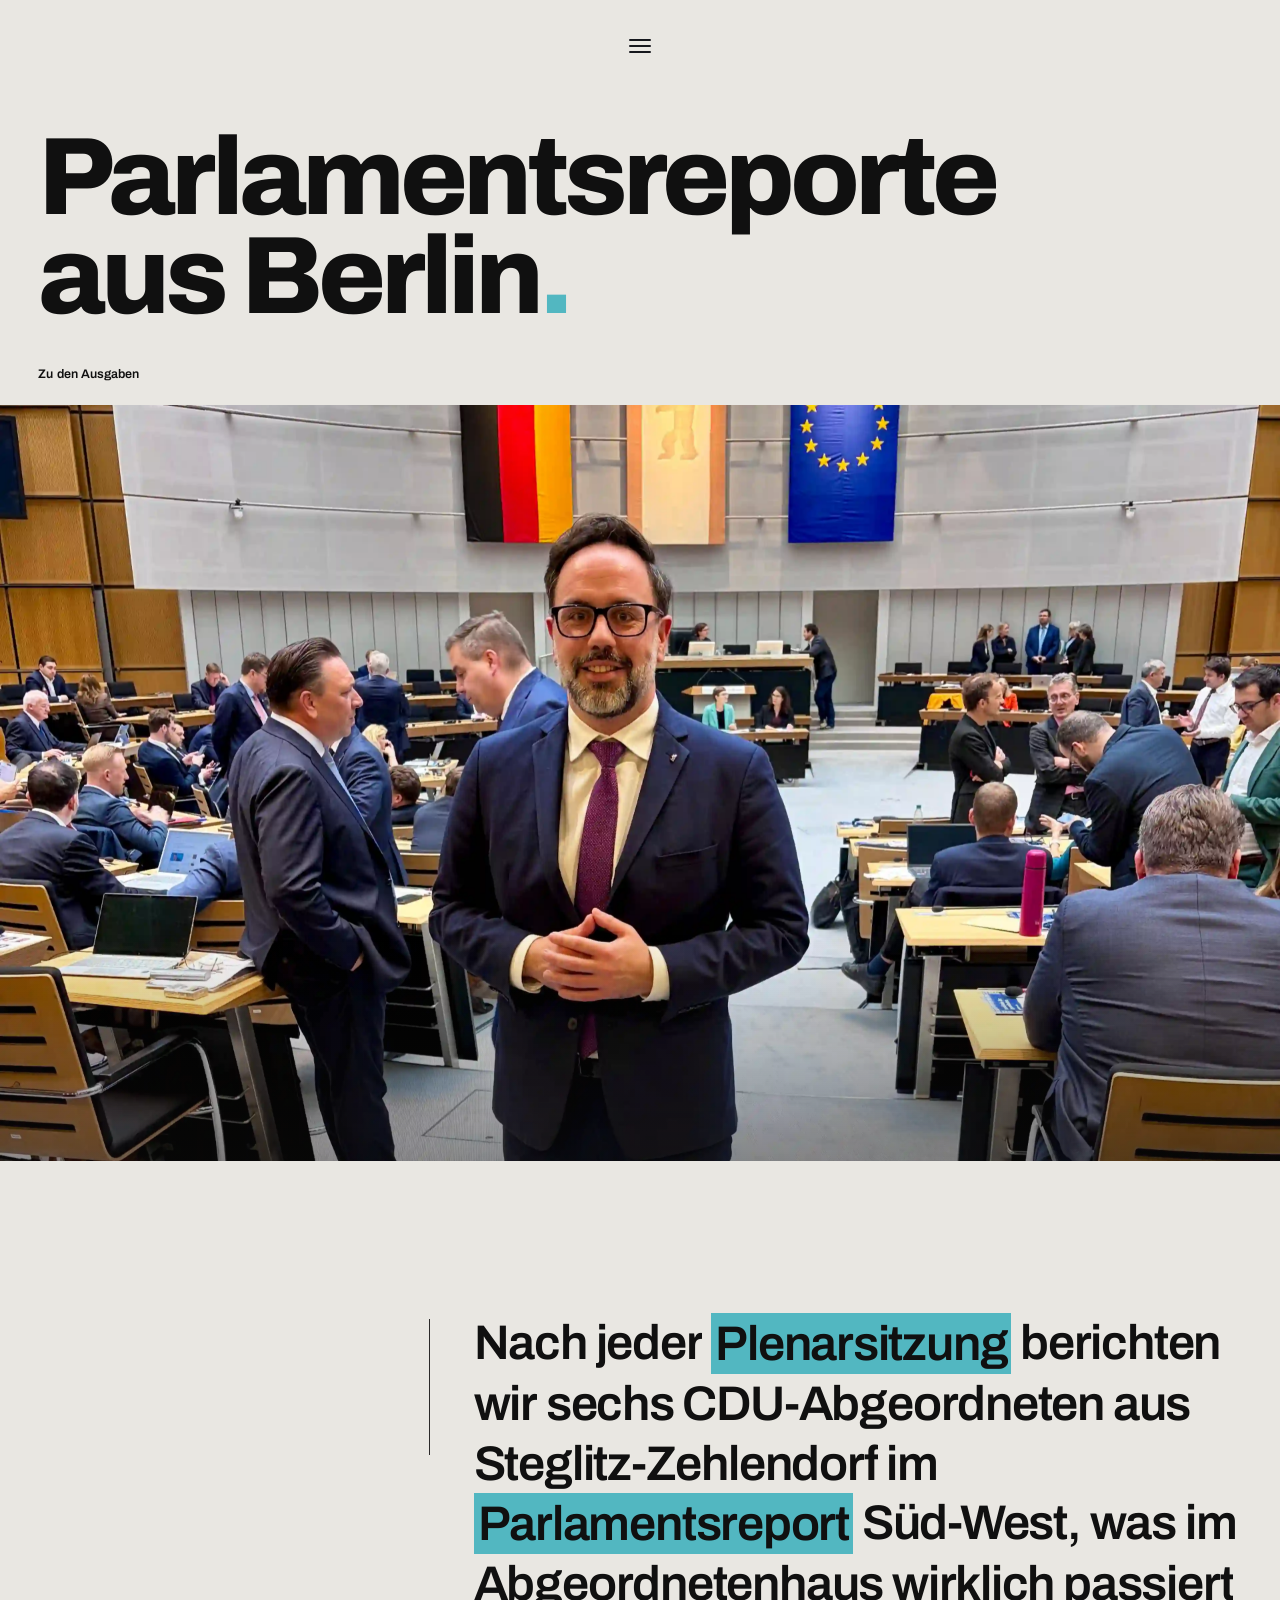
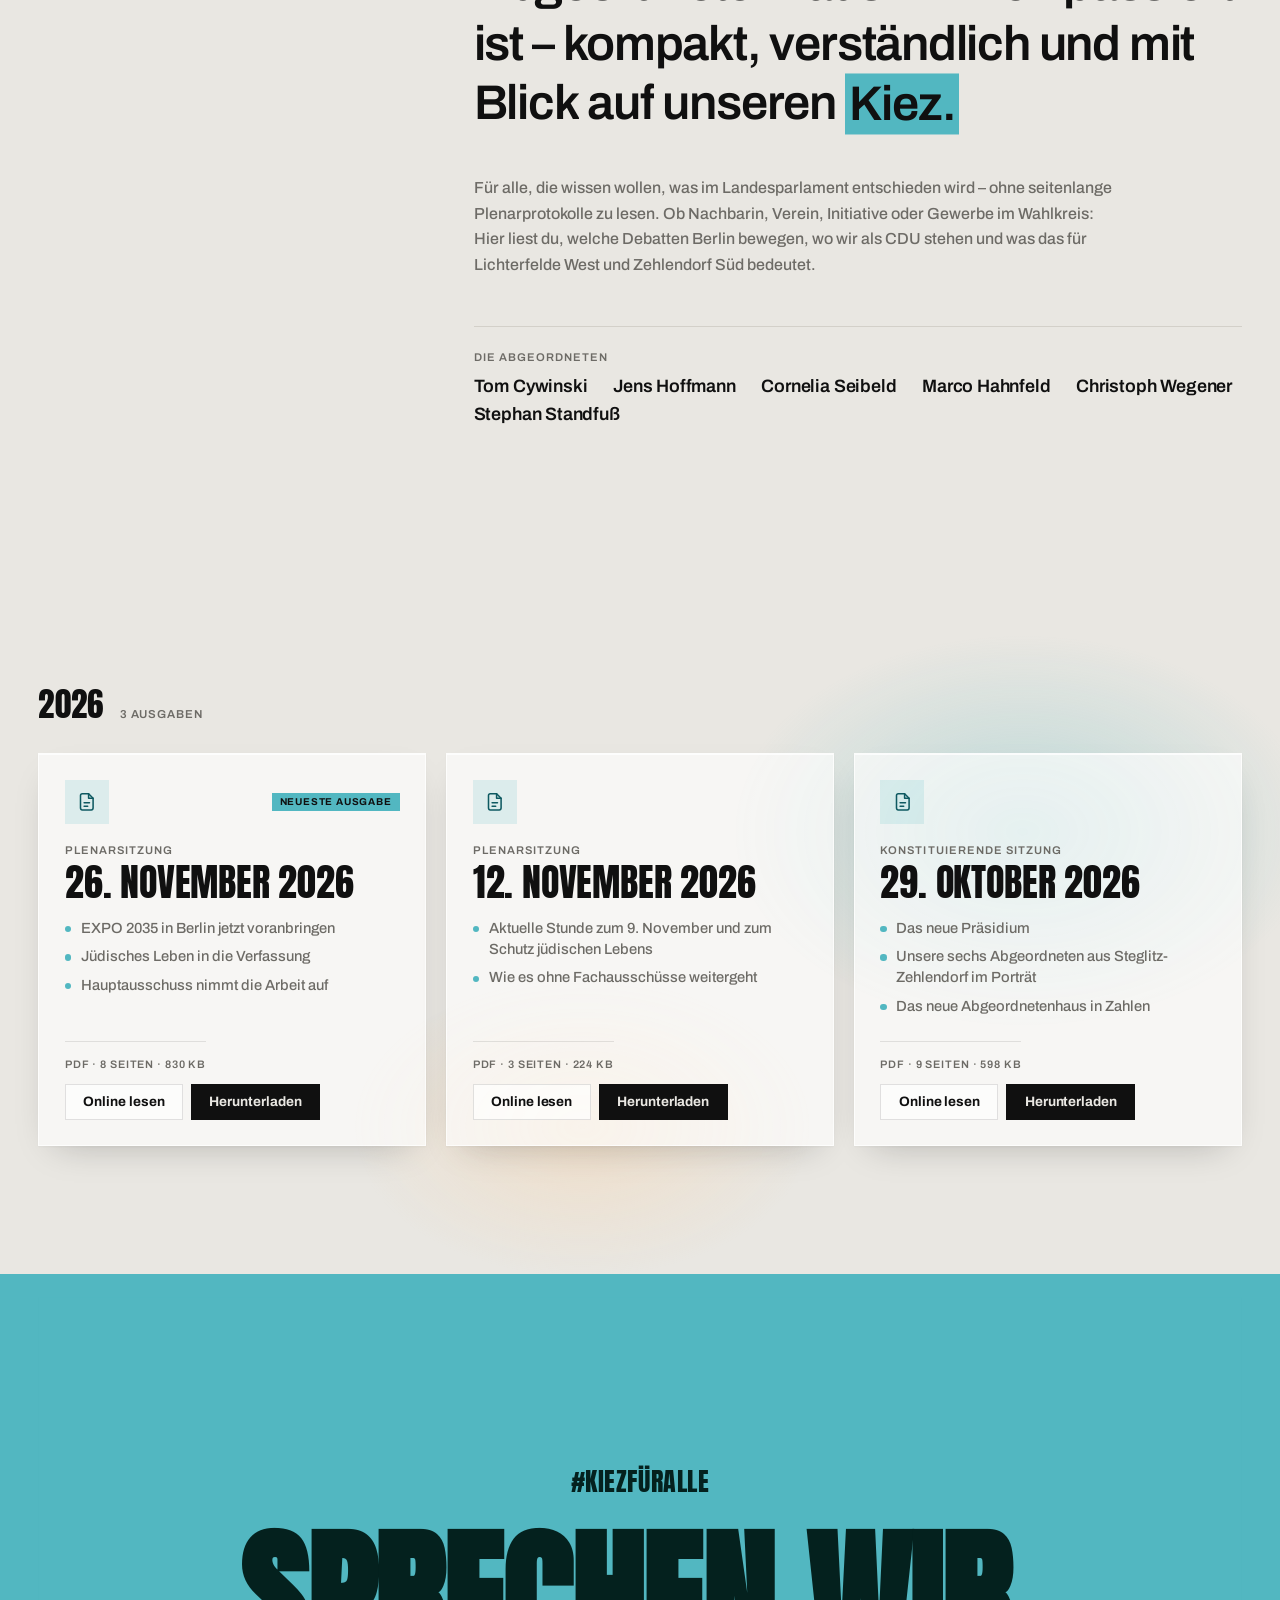
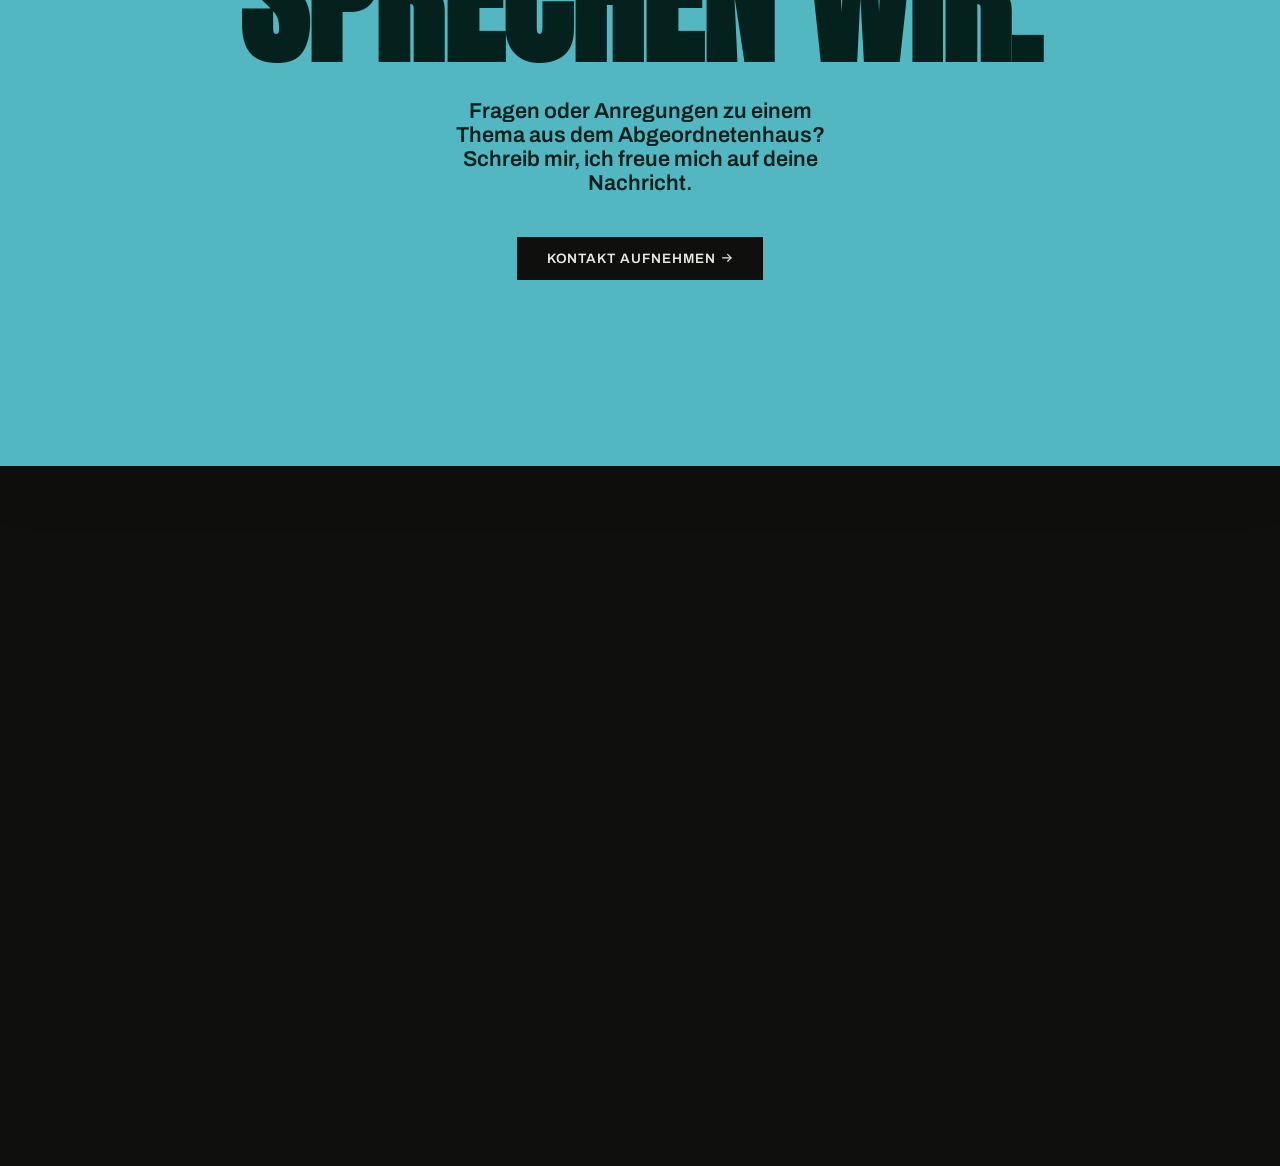
<file: parlamentsreporte.html>
<!doctype html>
<html lang="de" data-ready="true">
  <head>
    <meta charset="UTF-8" />
    <meta name="viewport" content="width=device-width, initial-scale=1.0" />
    <meta name="description" content="Parlamentsreport Süd-West: Nach jeder Plenarsitzung berichten die sechs CDU-Abgeordneten aus Steglitz-Zehlendorf, darunter Jens Hoffmann, aus dem Abgeordnetenhaus von Berlin. Alle Ausgaben als PDF zum Download." />
    <meta name="author" content="Jens Hoffmann" />
    <meta name="robots" content="index, follow" />
    <meta name="theme-color" content="#52B7C1" />

    <title>Parlamentsreporte – Jens Hoffmann</title>

    <link rel="icon" href="favicon.ico" sizes="any" />
    <link rel="icon" type="image/png" sizes="48x48" href="favicon-48.png" />
    <link rel="icon" type="image/png" sizes="192x192" href="favicon-192.png" />
    <link rel="apple-touch-icon" href="apple-touch-icon.png" sizes="180x180" />

    <meta property="og:type" content="website" />
    <meta property="og:locale" content="de_DE" />
    <meta property="og:title" content="Parlamentsreporte – Jens Hoffmann" />
    <meta property="og:description" content="Nachrichten der CDU-Abgeordneten aus Steglitz-Zehlendorf aus dem Abgeordnetenhaus von Berlin – alle Ausgaben zum Download." />
    <meta property="og:image" content="CDU-LOGO_1200x675px_2026-1.jpg" />
    <meta property="og:image:width" content="1200" />
    <meta property="og:image:height" content="675" />
    <meta property="og:image:alt" content="CDU – Jens Hoffmann für Lichterfelde West und Zehlendorf Süd" />
    <meta property="og:site_name" content="Jens Hoffmann" />

    <meta name="twitter:card" content="summary_large_image" />
    <meta name="twitter:title" content="Parlamentsreporte – Jens Hoffmann" />
    <meta name="twitter:description" content="Nachrichten der CDU-Abgeordneten aus Steglitz-Zehlendorf aus dem Abgeordnetenhaus von Berlin – alle Ausgaben zum Download." />
    <meta name="twitter:image" content="CDU-LOGO_1200x675px_2026-1.jpg" />

    <link rel="preconnect" href="https://fonts.googleapis.com" />
    <link rel="preconnect" href="https://fonts.gstatic.com" crossorigin />
    <link
      href="https://fonts.googleapis.com/css2?family=Anton&family=Archivo:wght@500;600;700;800&display=swap"
      rel="stylesheet"
    />
    <link rel="preconnect" href="https://res.cloudinary.com" crossorigin />

    <script type="module" crossorigin src="assets/main-D9YzFPxZ.js"></script>
    <link rel="stylesheet" crossorigin href="assets/main-D0NEMW_q.css">
    <link rel="stylesheet" href="assets/unterseiten.css?v=20261125-10">
    <script>matchMedia("(hover:hover) and (pointer:fine)").matches&&document.head.appendChild(Object.assign(document.createElement("script"),{src:"assets/smooth-scroll.js?v=20261125-3"}))</script>
    <script type="speculationrules">{"prefetch":[{"where":{"and":[{"selector_matches":"a[href*=\".html\"]"},{"not":{"selector_matches":"[target=_blank], [download]"}}]},"eagerness":"moderate"}]}</script>
  </head>

  <body>
    <div class="site">
      <header class="topbar">
        <div class="menu-pill">
          <button class="menu-pill__backdrop" type="button" tabindex="-1" aria-hidden="true"></button>
          <button class="menu-pill__toggle" type="button" aria-expanded="false" aria-controls="site-menu" aria-label="Menü öffnen">
            <span class="menu-pill__icon" aria-hidden="true">
              <span></span><span></span><span></span>
            </span>
          </button>
          <nav class="menu-pill__panel" id="site-menu" aria-label="Hauptmenü" inert>
            <ul class="menu-pill__list">
              <li class="menu-pill__item" style="--i:0"><a href="index.html">Start</a></li>
              <li class="menu-pill__item" style="--i:1"><a href="aufgaben.html">Was mach ich eigentlich?</a></li>
              <li class="menu-pill__item" style="--i:2"><a href="parlamentsreporte.html" aria-current="page">Parlamentsreporte</a></li>
              <li class="menu-pill__item" style="--i:3"><a href="parlamentarische-reise.html">Meine parlamentarische Reise</a></li>
              <li class="menu-pill__item" style="--i:4"><a href="kontakt.html">Kontakt</a></li>
              <li class="menu-pill__item" style="--i:5"><a href="impressum.html">Impressum</a></li>
              <li class="menu-pill__item" style="--i:6"><a href="datenschutz.html">Datenschutz</a></li>
            </ul>
            <p class="menu-pill__foot">#kiezfüralle · Danke für dein Vertrauen</p>
          </nav>
        </div>
      </header>

      <main id="start">
        <div class="page-top">
          <!-- ============ KOPF: große H1 + Meta-Zeile ============ -->
          <section class="page-hero" aria-labelledby="preport-title">
            <h1 class="page-hero__title" id="preport-title">
              <span class="mask"><span class="line line--1">Parlaments&shy;reporte</span></span>
              <span class="mask"><span class="line line--2">aus Berlin<span class="page-hero__dot">.</span></span></span>
            </h1>

            <div class="page-hero__meta">
              <a class="page-hero__jump" href="#reporte">Zu den Ausgaben</a>
            </div>
          </section>

          <!-- ============ BILD: volle Breite ============ -->
          <figure class="page-media">
            <div class="page-media__frame page-media__frame--preport">
              <img
                class="img--portrait"
                src="assets/img/WhatsApp%20Image%202026-11-19%20at%2015.07.11.webp"
                alt="Jens Hoffmann im Abgeordnetenhaus von Berlin"
                width="3840"
                height="5120"
                fetchpriority="high"
                decoding="async"
              />
            </div>
          </figure>
        </div>

        <!-- ============ EINLEITUNG: Statement, rechtsbündig ============ -->
        <section class="statement statement--right cv" aria-labelledby="preport-intro-title">
          <h2 id="preport-intro-title" class="sr-only">Was sind die Parlamentsreporte?</h2>
          <div class="statement__rail" aria-hidden="true">
            <span class="statement__rule"></span>
          </div>
          <div class="statement__body">
            <p class="statement__claim ws reveal reveal--words"><span class="w" style="--wi:0"><span>Nach</span></span> <span class="w" style="--wi:1"><span>jeder</span></span> <span class="w w--accent" style="--wi:2"><span>Plenarsitzung</span></span> <span class="w" style="--wi:3"><span>berichten</span></span> <span class="w" style="--wi:4"><span>wir</span></span> <span class="w" style="--wi:5"><span>sechs</span></span> <span class="w" style="--wi:6"><span>CDU-Abgeordneten</span></span> <span class="w" style="--wi:7"><span>aus</span></span> <span class="w" style="--wi:8"><span>Steglitz-Zehlendorf</span></span> <span class="w" style="--wi:9"><span>im</span></span> <span class="w w--accent" style="--wi:10"><span>Parlamentsreport</span></span> <span class="w" style="--wi:11"><span>Süd-West,</span></span> <span class="w" style="--wi:12"><span>was</span></span> <span class="w" style="--wi:13"><span>im</span></span> <span class="w" style="--wi:14"><span>Abgeordnetenhaus</span></span> <span class="w" style="--wi:15"><span>wirklich</span></span> <span class="w" style="--wi:16"><span>passiert</span></span> <span class="w" style="--wi:17"><span>ist&nbsp;–</span></span> <span class="w" style="--wi:18"><span>kompakt,</span></span> <span class="w" style="--wi:19"><span>verständlich</span></span> <span class="w" style="--wi:20"><span>und</span></span> <span class="w" style="--wi:21"><span>mit</span></span> <span class="w" style="--wi:22"><span>Blick</span></span> <span class="w" style="--wi:23"><span>auf</span></span> <span class="w" style="--wi:24"><span>unseren</span></span> <span class="w w--accent" style="--wi:25"><span>Kiez.</span></span></p>

            <p class="statement__lead reveal">
              Für alle, die wissen wollen, was im Landesparlament entschieden wird&nbsp;– ohne seitenlange Plenarprotokolle zu lesen.
              Ob Nachbarin, Verein, Initiative oder Gewerbe im Wahlkreis: Hier liest du, welche Debatten Berlin bewegen, wo wir als CDU stehen
              und was das für Lichterfelde West und Zehlendorf Süd bedeutet.
            </p>

            <div class="statement__people reveal">
              <h3 class="statement__peoplehead">Die Abgeordneten</h3>
              <ul class="statement__names">
                <li><a href="https://www.cywinski.berlin/" target="_blank" rel="noopener noreferrer">Tom Cywinski</a></li>
                <li><a href="index.html">Jens Hoffmann</a></li>
                <li><a href="https://www.cornelia-seibeld.de/" target="_blank" rel="noopener noreferrer">Cornelia Seibeld</a></li>
                <li><a href="https://www.marco-hahnfeld.de/" target="_blank" rel="noopener noreferrer">Marco Hahnfeld</a></li>
                <li><a href="https://www.christoph-wegener.berlin/" target="_blank" rel="noopener noreferrer">Christoph Wegener</a></li>
                <li><a href="https://www.standfuss.berlin/" target="_blank" rel="noopener noreferrer">Stephan Standfuß</a></li>
              </ul>
            </div>
          </div>
        </section>

        <!-- ============ AUSGABEN: nach Datum gegliedert ============ -->
        <section class="reports cv" id="reporte" aria-labelledby="reports-title">
          <h2 class="sr-only" id="reports-title">Alle Ausgaben</h2>

          <!-- Neue Ausgabe: als erste Karte in die passende Jahresgruppe kopieren
               und „Neueste Ausgabe“ von der bisherigen Karte entfernen. -->
          <div class="reports__year">
            <div class="reports__yearhead">
              <h3 class="reports__yearlabel">2026</h3>
              <p class="reports__count">3 Ausgaben</p>
            </div>

            <ol class="reports__grid">
              <li class="report glass reveal">
                <div class="report__top">
                  <span class="icon-tile" aria-hidden="true"><svg class="icon"><use href="assets/icons.svg#i-document"/></svg></span>
                  <span class="report__badge">Neueste Ausgabe</span>
                </div>
                <p class="report__kicker">Plenarsitzung</p>
                <p class="report__date"><time datetime="2026-11-26">26. November 2026</time></p>
                <ul class="report__topics" aria-label="Themen">
                  <li>EXPO 2035 in Berlin jetzt voranbringen</li>
                  <li>Jüdisches Leben in die Verfassung</li>
                  <li>Hauptausschuss nimmt die Arbeit auf</li>
                </ul>
                <div class="report__foot">
                  <p class="report__file">PDF · 8 Seiten · 830&nbsp;KB</p>
                  <div class="report__actions">
                    <a class="pill pill--ghost" href="REPORTS/Parlamentsreport%20202603.pdf" target="_blank" rel="noopener">Online lesen</a>
                    <a class="pill pill--solid" href="REPORTS/Parlamentsreport%20202603.pdf" download="Parlamentsreport-Sued-West-2026-11-26.pdf">Herunterladen</a>
                  </div>
                </div>
              </li>

              <li class="report glass reveal">
                <div class="report__top">
                  <span class="icon-tile" aria-hidden="true"><svg class="icon"><use href="assets/icons.svg#i-document"/></svg></span>
                </div>
                <p class="report__kicker">Plenarsitzung</p>
                <p class="report__date"><time datetime="2026-11-12">12. November 2026</time></p>
                <ul class="report__topics" aria-label="Themen">
                  <li>Aktuelle Stunde zum 9.&nbsp;November und zum Schutz jüdischen Lebens</li>
                  <li>Wie es ohne Fachausschüsse weitergeht</li>
                </ul>
                <div class="report__foot">
                  <p class="report__file">PDF · 3 Seiten · 224&nbsp;KB</p>
                  <div class="report__actions">
                    <a class="pill pill--ghost" href="REPORTS/Parlamentsreport%20202602.pdf" target="_blank" rel="noopener">Online lesen</a>
                    <a class="pill pill--solid" href="REPORTS/Parlamentsreport%20202602.pdf" download="Parlamentsreport-Sued-West-2026-11-12.pdf">Herunterladen</a>
                  </div>
                </div>
              </li>

              <li class="report glass reveal">
                <div class="report__top">
                  <span class="icon-tile" aria-hidden="true"><svg class="icon"><use href="assets/icons.svg#i-document"/></svg></span>
                </div>
                <p class="report__kicker">Konstituierende Sitzung</p>
                <p class="report__date"><time datetime="2026-10-29">29. Oktober 2026</time></p>
                <ul class="report__topics" aria-label="Themen">
                  <li>Das neue Präsidium</li>
                  <li>Unsere sechs Abgeordneten aus Steglitz-Zehlendorf im Porträt</li>
                  <li>Das neue Abgeordnetenhaus in Zahlen</li>
                </ul>
                <div class="report__foot">
                  <p class="report__file">PDF · 9 Seiten · 598&nbsp;KB</p>
                  <div class="report__actions">
                    <a class="pill pill--ghost" href="REPORTS/Parlamentsreport%20202601.pdf" target="_blank" rel="noopener">Online lesen</a>
                    <a class="pill pill--solid" href="REPORTS/Parlamentsreport%20202601.pdf" download="Parlamentsreport-Sued-West-2026-10-29.pdf">Herunterladen</a>
                  </div>
                </div>
              </li>
            </ol>
          </div>
        </section>
        <!-- ============ CTA ============ -->
        <section class="cta slab cv" id="sprechen" aria-labelledby="sprechen-title">
          <span class="slab__bg" aria-hidden="true"></span>
          <p class="cta__tag reveal">#kiezfüralle</p>
          <h2 class="cta__date reveal" id="sprechen-title">Sprechen wir.</h2>
          <p class="cta__sub reveal">Fragen oder Anregungen zu einem Thema aus dem Abgeordnetenhaus? Schreib mir, ich freue mich auf deine Nachricht.</p>
          <a class="cta__btn cta__btn--icon reveal" href="kontakt.html">Kontakt aufnehmen <svg class="icon icon--inline" aria-hidden="true"><use href="assets/icons.svg#i-arrow-right"/></svg></a>
        </section>
      </main>

      <div class="footer-anchor" aria-hidden="true"></div>
    </div>

    <!-- ============ FOOTER: fix + dunkel, Curtain-Reveal ============ -->
    <footer class="footer" aria-labelledby="footer-title">
      <h2 id="footer-title" class="sr-only">Kontakt</h2>

      <div class="footer__cta wrap" id="kontakt">
        <p class="footer__lead">
          <span class="footer__hint">Sprechen wir.</span>
          <a class="footer__mail" href="mailto:vorsitzender@cdu-lichterfelde.de">vorsitzender@cdu-lichterfelde.de</a>
          <a class="footer__mail" href="mailto:hoffmann@cdu-fraktion-berlin.de">hoffmann@cdu-fraktion-berlin.de</a>
        </p>
        <p class="footer__vote">
          <span class="footer__votetag">#kiezfüralle</span>
          <span class="footer__votedate">Danke für dein Vertrauen</span>
        </p>
      </div>

      <div class="footer__meta wrap">
        <nav class="footer__col" aria-label="Fußzeile">
          <p class="footer__colhead">Seiten</p>
          <ul>
            <li><a href="index.html">Start</a></li>
            <li><a href="aufgaben.html">Was mach ich eigentlich?</a></li>
            <li><a href="parlamentsreporte.html" aria-current="page">Parlamentsreporte</a></li>
            <li><a href="parlamentarische-reise.html">Meine parlamentarische Reise</a></li>
            <li><a href="kontakt.html">Kontakt</a></li>
          </ul>
        </nav>

        <div class="footer__col">
          <p class="footer__colhead">Kanäle</p>
          <ul>
            <li><a href="https://www.instagram.com/jens.hoffmann.mda/" target="_blank" rel="noopener noreferrer me">Instagram</a></li>
            <li><a href="https://www.cdu-lichterfelde.de" target="_blank" rel="noopener noreferrer">CDU Lichterfelde</a></li>
            <li><a href="https://www.cdusz.de" target="_blank" rel="noopener noreferrer">CDU Steglitz-Zehlendorf</a></li>
            <li><a href="https://cdu.berlin" target="_blank" rel="noopener noreferrer">CDU Berlin</a></li>
            <li><a href="https://cdu-fraktion-berlin.de" target="_blank" rel="noopener noreferrer">CDU-Fraktion Berlin</a></li>
          </ul>
        </div>

        <div class="footer__col">
          <p class="footer__colhead">Rechtliches</p>
          <ul>
            <li><a href="impressum.html">Impressum</a></li>
            <li><a href="datenschutz.html">Datenschutz</a></li>
          </ul>
        </div>
      </div>

      <div class="footer__wordwrap" aria-hidden="true">
        <p class="footer__wordmark">Jens Hoffmann</p>
      </div>

      <div class="footer__base wrap">
        <p>© 2026 Jens Hoffmann · Wahlkreis 3 · Lichterfelde West &amp; Zehlendorf Süd</p>
        <a href="https://devdesignstudio.de" target="_blank" rel="noopener noreferrer">von DEVDESIGN</a>
      </div>
    </footer>
  </body>
</html>
</file>
<file: assets/main-D0NEMW_q.css>
:root{--bg: #e9e7e2;--ink: #101010;--dark: #0f0f0e;--muted: #6d6b66;--line: #d3d0c9;--accent: #52B7C1;--card-bg: #ffffff;--radius: 18px;--slab-r: clamp(1.75rem, 4vw, 3rem);--overlap: clamp(3rem, 7vw, 6rem);--px: clamp(1rem, 3vw, 3rem);--footer-h: min(86svh, 700px);--font-display: "Anton", "Arial Narrow", Impact, sans-serif;--font-ui: "Archivo", system-ui, sans-serif;--font-sig: "Mrs Saint Delafield", cursive;--ease-reveal: cubic-bezier(.77, 0, .175, 1);--ease-lift: cubic-bezier(.16, 1, .3, 1);--ease-menu: cubic-bezier(.22, 1, .36, 1);--menu-outro: .28s;--t-name-1: .12s;--t-name-2: .26s;--t-topbar: .4s;--t-tagline: .52s;--t-scroll: .68s;--stat-reveal-y: 110%;--stat-reveal-duration: .72s;--stat-reveal-stagger: 90ms}#slogan,#bento,#karte,#ziele,#timeline,#momentaufnahmen,#wahl,#kontakt,#start{scroll-margin-top:1.5rem}*,*:before,*:after{box-sizing:border-box;margin:0}html{scroll-behavior:auto;overflow-x:clip}@media (hover: none),(pointer: coarse){html{scroll-behavior:smooth;scroll-padding-top:1.5rem}}html[data-loading=true]{overflow:hidden}html:not([data-ready]) .topbar,html:not([data-ready]) .hero__content,html:not([data-ready]) .hero__vote{opacity:0;pointer-events:none}body{background:var(--dark);color:var(--ink);font-family:var(--font-ui);-webkit-font-smoothing:antialiased;overflow-x:clip}img{display:block;max-width:100%}ul,ol{list-style:none;padding:0}a{color:inherit;text-decoration:none;position:relative;display:inline-block;isolation:isolate;padding:.08em .22em;margin:-.08em -.22em;transition:color .38s var(--ease-reveal)}a:before{content:"";position:absolute;top:0;right:0;bottom:0;left:0;background:var(--accent);transform:scaleX(0);transform-origin:left center;transition:transform .38s var(--ease-reveal);z-index:-1}a:hover,a:focus-visible{color:var(--dark)}a:hover:before,a:focus-visible:before{transform:scaleX(1)}.wrap{padding-inline:var(--px)}.sr-only{position:absolute;width:1px;height:1px;overflow:hidden;clip-path:inset(50%);white-space:nowrap}.cv{content-visibility:visible}.theme-dark{background:var(--dark);color:var(--bg);--line: #2b2b28;--muted: #8f8d86}.slab{position:relative;isolation:isolate;background:transparent;overflow-x:clip}.slab__bg{position:absolute;inset:-1px calc(-1 * (var(--slab-r) + 2px));z-index:-1;background:var(--slab-bg, var(--dark));border-radius:var(--slab-r);pointer-events:none}.site{position:relative;z-index:1;background:var(--bg);margin-bottom:var(--footer-h);box-shadow:0 24px 48px #0f0f0e14;overflow-x:clip}.footer-anchor{height:0}.tagrow{display:flex;justify-content:space-between;align-items:baseline;gap:1rem;margin-bottom:clamp(2rem,5vw,4rem)}.tag{font-size:.88rem;font-weight:600;letter-spacing:.01em}.tag--meta{color:var(--muted);font-size:.78rem;letter-spacing:.06em;text-transform:uppercase}.tag--accent{color:var(--accent)}.sechead{display:grid;row-gap:.9rem;margin-bottom:clamp(2.5rem,5vw,4rem)}.sechead__title{font-family:var(--font-display);font-weight:400;font-size:clamp(2.4rem,6vw,5.5rem);line-height:.95;text-transform:uppercase;letter-spacing:-.005em;max-width:14em}.sechead__title em{font-style:normal;color:var(--accent)}.sechead__big{max-width:12em}.w--accent>span{color:var(--accent)}.topbar{position:static;height:0;pointer-events:none}html[data-ready] .topbar{animation:none}.menu-pill{position:static;pointer-events:none}.menu-pill__backdrop{position:fixed;top:0;right:0;bottom:0;left:0;z-index:79;margin:0;padding:0;border:0;background:#0f0f0e6b;backdrop-filter:blur(10px);-webkit-backdrop-filter:blur(10px);opacity:0;visibility:hidden;pointer-events:none;transition:opacity .38s var(--ease-menu) var(--menu-outro),visibility 0s linear calc(.38s + var(--menu-outro))}.menu-pill__toggle{position:fixed;top:clamp(1.35rem,2.8vw,1.9rem);left:0;right:0;z-index:81;width:fit-content;margin-inline:auto;display:grid;place-items:center;padding:.55rem .7rem;border:0;background:transparent;cursor:pointer;pointer-events:auto;color:#fff;mix-blend-mode:difference}.menu-pill__icon{display:grid;gap:4px;width:22px}.menu-pill__icon span{display:block;height:2px;border-radius:999px;background:currentColor;transition:transform .42s var(--ease-menu),opacity .28s var(--ease-menu)}html[data-menu=open] .menu-pill__icon span:nth-child(1){transform:translateY(6px) rotate(45deg)}html[data-menu=open] .menu-pill__icon span:nth-child(2){opacity:0;transform:scaleX(0)}html[data-menu=open] .menu-pill__icon span:nth-child(3){transform:translateY(-6px) rotate(-45deg)}.menu-pill__panel{position:fixed;top:calc(clamp(1.35rem,2.8vw,1.9rem) + 2.75rem);left:50%;transform:translate(-50%);z-index:80;width:min(88vw,16rem);max-height:0;overflow:hidden;padding-inline:.25rem;pointer-events:none;transition:max-height .52s var(--ease-menu) var(--menu-outro)}.menu-pill__list{display:grid;gap:.15rem;margin:0;padding:.35rem 0 0;list-style:none}.menu-pill__item a{display:inline-block;position:relative;isolation:auto;padding:.2em .35em;margin:-.2em -.35em;font-family:var(--font-display);font-size:clamp(1.35rem,4.5vw,1.85rem);font-weight:400;line-height:1.15;letter-spacing:-.01em;text-transform:uppercase;color:#fff;text-decoration:none;mix-blend-mode:difference;opacity:0;pointer-events:none;touch-action:manipulation;-webkit-tap-highlight-color:rgb(82 183 193 / .35);transform:translate3d(0,.75rem,0);transition:color .38s var(--ease-reveal),mix-blend-mode 0ms,opacity .22s var(--ease-menu) calc((11 - var(--i, 0)) * 14ms),transform .26s var(--ease-menu) calc((11 - var(--i, 0)) * 14ms)}.menu-pill__item a:before{background:var(--accent);mix-blend-mode:normal}.menu-pill__item a:hover,.menu-pill__item a:focus-visible{color:var(--ink);mix-blend-mode:normal}.menu-pill__foot{margin:0;padding:.85rem 0 .35rem;font-size:.7rem;font-weight:600;letter-spacing:.06em;text-align:center;color:#ffffff9e;mix-blend-mode:difference;opacity:0;transition:opacity .15s var(--ease-menu)}html[data-menu=open]{overflow:hidden}html[data-menu=open] .menu-pill__panel{z-index:82;max-height:min(86svh,640px);overflow-y:auto;overscroll-behavior:contain;pointer-events:auto;-webkit-overflow-scrolling:touch;transition-delay:0ms}html[data-menu=open] .menu-pill__backdrop{opacity:1;visibility:visible;pointer-events:auto;transition-delay:0ms}html[data-menu=open] .menu-pill__item a{opacity:1;pointer-events:auto;transform:none;transition:color .38s var(--ease-reveal),opacity .42s var(--ease-menu) calc(.12s + var(--i, 0) * 34ms),transform .56s var(--ease-menu) calc(.12s + var(--i, 0) * 34ms)}html[data-menu=open] .menu-pill__foot{opacity:1;transition:opacity .32s var(--ease-menu) .28s}@media (prefers-reduced-motion: reduce){.menu-pill__panel,.menu-pill__icon span,.menu-pill__item a,.menu-pill__backdrop,.menu-pill__foot{transition-duration:1ms!important;transition-delay:0ms!important}}.preloader{position:fixed;top:0;right:0;bottom:0;left:0;z-index:100;display:grid;place-items:center;background:var(--bg)}.preloader__inner{display:flex;flex-direction:column;align-items:center;gap:clamp(.35rem,1.2vw,.55rem);width:min(96vw,48rem);will-change:transform,opacity}.preloader__line-row{position:relative;width:100%;min-height:clamp(8rem,28vw,13.5rem)}.preloader__line{position:absolute;left:0;right:0;bottom:0;width:100%;height:1px;margin:0;background:var(--ink);transform-origin:left center}.preloader__sig-wrap{position:absolute;left:50%;bottom:0;z-index:1;width:min(94vw,44rem);height:clamp(8rem,28vw,13.5rem);margin:0;overflow:hidden;overflow:clip;transform:translate(-50%);transform-origin:center bottom;will-change:clip-path}.preloader__sig-img{display:block;width:100%;height:100%;object-fit:contain;object-position:center bottom}.preloader__name{display:flex;flex-flow:row nowrap;justify-content:center;align-items:flex-end;gap:0;width:100%;font-family:var(--font-ui);font-size:clamp(1rem,2.6vw,1.3rem);font-weight:600;line-height:1;letter-spacing:.01em;color:var(--ink);margin:clamp(.2rem,.8vw,.4rem) 0 0}.preloader__letter-mask{display:inline-block;overflow:hidden;overflow:clip;vertical-align:bottom}.preloader__letter-mask--gap{width:.35em}.preloader__letter-mask>span{display:block}.hero{--hero-inset: clamp(10px, 1.25vw, 18px);--hero-r: clamp(1.15rem, 2.4vw, 2rem);height:100svh;min-height:100svh;display:grid;place-items:center;padding:var(--hero-inset);background:var(--bg)}.hero__shell{width:100%;height:100%;display:grid;place-items:center}.hero__frame{position:relative;width:100%;height:100%;max-width:100%;border-radius:var(--hero-r);overflow:hidden;overflow:clip;isolation:isolate;background:#fff;transform-origin:center center;will-change:transform}.hero__frame img{position:absolute;top:0;right:0;bottom:0;left:0;width:100%;height:100%;object-fit:cover;object-position:62% center;transform-origin:center;will-change:transform}@media (min-width: 961px){.hero__frame img{width:104%;height:104%;left:-2%;object-position:60% center}}.hero__frame:after{content:none}.hero__content{position:absolute;top:0;right:0;bottom:0;left:0;z-index:2;display:grid;grid-template-columns:1fr;grid-template-rows:1fr;align-content:stretch;padding:clamp(4.5rem,8vw,6rem) clamp(1.25rem,3.5vw,3.5rem) clamp(1.75rem,3.5vw,3rem);color:var(--ink);pointer-events:none}.hero__content>*{pointer-events:auto}.hero__intro{--hero-title-size: min(clamp(3.25rem, 12vw, 9rem), clamp(3.25rem, 20vh, 7.5rem));align-self:start;justify-self:start}.hero__brand{display:flex;flex-direction:column;align-items:stretch;gap:clamp(.85rem,2.2vw,1.35rem);width:fit-content;max-width:100%}.hero__title{font-family:var(--font-display);font-weight:400;font-size:var(--hero-title-size);line-height:.92;letter-spacing:-.015em;text-transform:uppercase;width:max-content;max-width:100%}.hero__title .mask{display:block}.hero__district{display:flex;align-items:center;gap:clamp(.65rem,1.4vw,1rem);width:0;min-width:100%}.hero__district-line{width:clamp(2.75rem,6vw,4.25rem);height:1.5px;background:var(--ink);flex-shrink:0;transform-origin:left center}.hero__district-text{font-family:var(--font-ui);font-size:clamp(.68rem,1.05vw,.82rem);font-weight:600;letter-spacing:.09em;text-transform:uppercase;line-height:1.25}html[data-ready] .hero__district-line{animation:line-grow .7s var(--ease-reveal) calc(var(--t-name-2) + .12s) both}html[data-ready] .hero__district-text{animation:fade-up .65s ease calc(var(--t-name-2) + .22s) both}.hero__vote{--vote-size: clamp(11rem, min(18vw, 30svh), 20rem);--vote-peek: .24;position:absolute;left:calc(var(--vote-size) * var(--vote-peek) * -1);bottom:calc(var(--vote-size) * var(--vote-peek) * -1);z-index:3;width:var(--vote-size);height:var(--vote-size);aspect-ratio:1;display:flex;align-items:center;justify-content:center;border-radius:50%;background:var(--accent);color:var(--ink);text-align:center;text-decoration:none;padding:0;margin:0;box-shadow:0 12px 40px #52b7c159;transform-origin:28% 72%;will-change:transform,opacity;container-type:inline-size}.hero__vote:before{display:none}.hero__vote:hover,.hero__vote:focus-visible{color:var(--ink)}.hero__vote-text{display:block;max-width:7.5em;font-family:var(--font-display);font-size:clamp(.78rem,12cqi,1.35rem);font-weight:400;line-height:.98;letter-spacing:-.015em;text-transform:uppercase;transform:translate(14%,-8%) rotate(-9deg);transition:transform .28s var(--ease-lift)}.hero__vote:hover .hero__vote-text,.hero__vote:focus-visible .hero__vote-text{transform:translate(16%,-8%) rotate(-9deg)}@media (min-width: 761px){.hero__vote{--vote-size: clamp(16rem, min(25vw, 40svh), 30rem)}.hero__vote-text{font-size:clamp(1rem,14.5cqi,1.85rem);max-width:8em}}.mask{display:inline-block;overflow:hidden;overflow:clip;vertical-align:top}html[data-ready] .hero .line{display:inline-block;animation:line-up .8s var(--ease-reveal) both}html[data-ready] .hero__title .line--1{animation-delay:var(--t-name-1)}html[data-ready] .hero__title .line--2{animation-delay:var(--t-name-2)}.manifest{padding:clamp(4.5rem,9vw,7.5rem) var(--px);background:var(--accent);color:var(--ink)}.manifest__statement{display:flex;flex-direction:column;align-items:flex-start;gap:clamp(.35rem,1.2vw,.85rem)}.manifest__line{position:relative;display:block;overflow:visible;width:fit-content;max-width:100%}.manifest__bg{position:absolute;top:0;right:0;bottom:0;left:0;z-index:0;transform:scaleX(0);transform-origin:left center;will-change:transform;border-radius:1px}.manifest__line--1 .manifest__bg,.manifest__line--2 .manifest__bg{background:#fff}.manifest__line--3 .manifest__bg{background:var(--ink)}.manifest__label{position:relative;z-index:1;display:block;padding:.18em .34em .12em;font-family:var(--font-display);font-size:clamp(3.4rem,11.5vw,12rem);line-height:1.08;text-transform:uppercase;letter-spacing:-.012em}.manifest__line--1 .manifest__label,.manifest__line--2 .manifest__label{color:var(--ink)}.manifest__line--3 .manifest__label{color:#fff}.manifest__line--1{margin-left:0}.manifest__line--2{margin-left:clamp(1.25rem,12vw,10rem)}.manifest__line--3{margin-left:clamp(2.5rem,38vw,34rem)}@media (prefers-reduced-motion: reduce){.manifest__bg{transform:scaleX(1)}}.statement{display:grid;grid-template-columns:auto minmax(0,1fr);column-gap:clamp(1.25rem,3.5vw,2.75rem);align-items:start;padding:clamp(5.5rem,12vw,9.5rem) var(--px)}.statement__rail{display:flex;align-items:start;padding-top:.35em}.statement__label{margin:0;font-size:.78rem;font-weight:600;letter-spacing:.04em;line-height:1.2;white-space:nowrap;color:var(--muted)}.statement__rule{display:block;width:1px;height:clamp(4.5rem,12vw,8.5rem);background:var(--ink);opacity:.88}.statement__body{min-width:0;max-width:48rem}.statement__claim,.ws{margin:0;font-weight:600;font-size:clamp(1.55rem,3.8vw,3.15rem);line-height:1.22;letter-spacing:-.025em;color:var(--ink)}.statement .w--accent>span{color:var(--ink);background:var(--accent);box-decoration-break:clone;-webkit-box-decoration-break:clone;padding:.02em .12em;margin-inline:-.04em}.w{display:inline-block;overflow:hidden;overflow:clip;vertical-align:top;padding-block:.08em;margin-block:-.08em}.w>span{display:inline-block}.band-wrap{display:block;width:100%;min-height:100svh;overflow-x:clip}.band{position:relative;width:100%;height:100svh;overflow:hidden;overflow:clip;background:#1a1a1a;border-radius:0;transform-origin:center center}@media (prefers-reduced-motion: no-preference){.band{transform:scale(.14)}}.band img{position:absolute;top:-6%;right:-6%;bottom:-6%;left:-6%;width:112%;height:112%;object-fit:cover;object-position:center}.img--portrait{object-position:center bottom}.img--focus-up{object-position:center 28%}.img--focus-high{object-position:center 12%}.img--focus-top{object-position:center 5%}.band img.img--focus-up,.bento-row__media>img.img--focus-up,.map__card img.img--focus-up{object-position:center 28%}.bento-row__media>img.img--focus-down{object-position:center 34%}.band img.img--focus-high,.map__card img.img--focus-high{object-position:center 12%}.map__card img.img--focus-top{object-position:center 5%}@media (max-width: 760px){.band img{top:-4%;right:-4%;bottom:-4%;left:-4%;width:108%;height:108%}}@media (prefers-reduced-motion: reduce){.band{transform:none}}.person-stats{min-height:100svh;display:flex;flex-direction:column;padding:clamp(2rem,4vw,3.5rem) var(--px)}.person-stats .tagrow{margin-bottom:0}.person__stats{flex:1;display:grid;grid-template-columns:repeat(4,1fr);align-content:center;gap:clamp(2rem,4vw,3rem) 1.5rem}.person__stat{display:flex;flex-direction:column-reverse;gap:.9rem;text-align:center}.person__stat dd{font-family:var(--font-display);font-size:clamp(4rem,12.5vw,15rem);line-height:1;letter-spacing:-.01em}.stat__mask{display:block;overflow:hidden;overflow:clip;line-height:1}.stat__num{display:block;line-height:1.04;padding-inline:.05em;transform:translate3d(0,var(--stat-reveal-y),0);transition:transform var(--stat-reveal-duration) var(--ease-lift);transition-delay:calc(var(--si, 0) * var(--stat-reveal-stagger))}.person__stats.is-inview .stat__num{transform:translateZ(0)}@media (prefers-reduced-motion: reduce){.stat__num{transform:none;transition:none}}.person__stat dt{font-size:clamp(.7rem,1vw,.85rem);font-weight:600;letter-spacing:.09em;text-transform:uppercase;color:var(--muted)}.bento{--bento-stick-base: clamp(5rem, 11vh, 7.5rem);--bento-stick-step: clamp(4rem, 7.5vh, 5.75rem);padding:clamp(3.5rem,7vw,6rem) var(--px);margin-bottom:clamp(2rem,4vw,3rem)}.bento__sechead{margin-bottom:clamp(2rem,4vw,3.25rem)}.bento__stack{width:100%}.bento-row{--bento-row-pad: clamp(2.75rem, 5vw, 4.5rem);position:sticky;top:calc(var(--bento-stick-base) + var(--i, 0) * var(--bento-stick-step));z-index:calc(10 + var(--i, 0));display:grid;grid-template-columns:minmax(11rem,26%) minmax(0,1fr);column-gap:clamp(3rem,9vw,11rem);align-items:start;background:var(--bg);border-top:1px solid var(--line);padding-block:var(--bento-row-pad);padding-bottom:calc(var(--bento-row-pad) + clamp(2rem,4vw,3.5rem));box-shadow:0 -1px 0 var(--bg)}.bento-row__aside{min-width:0}.bento-row__label{display:inline-block;font-size:clamp(1.5rem,2.35vw,2rem);font-weight:700;line-height:1.2;letter-spacing:-.01em;color:var(--ink);background:var(--accent);margin:0;padding:.1em .38em}.bento-row__body{grid-column:2;display:flex;flex-direction:column;align-items:flex-start;gap:clamp(1.35rem,2.2vw,1.75rem);min-width:0;width:100%;max-width:52rem;margin-left:auto}.bento-row__intro{display:flex;flex-direction:column;align-items:flex-start;gap:.65rem;max-width:38rem}.bento-row__text{font-size:clamp(1.35rem,2.1vw,1.875rem);font-weight:500;line-height:1.22;color:var(--ink);margin:0}.bento-row__hl{font-weight:800;letter-spacing:-.01em;color:inherit;background:none;padding:0;margin:0}.bento-row__hl:hover,.bento-row__link:hover .bento-row__hl,.bento-row__link:focus-visible .bento-row__hl{background:none;color:inherit}.bento-row__link{position:relative;display:inline;isolation:auto;padding:0;margin:0;font-weight:inherit;color:inherit;text-decoration:underline;text-underline-offset:.14em;text-decoration-color:#1010106b;text-decoration-thickness:1.5px}.bento-row__link:before{content:none;display:none}.bento-row__more{display:inline-flex;align-items:baseline;gap:.35rem;font-size:clamp(1.35rem,2.1vw,1.875rem);font-weight:500;line-height:1.22;color:var(--muted);text-decoration:none}.bento-row__more span{color:inherit;line-height:inherit}.bento-row__more:hover,.bento-row__more:focus-visible,.bento-row__link:hover,.bento-row__link:focus-visible{color:var(--dark);text-decoration-color:var(--dark)}.bento-row__media{display:block;width:100%;margin:.35rem 0 0}.bento-row__media>img,.bento-row__icon-wrap{width:100%;aspect-ratio:16 / 9;height:auto;object-fit:cover;object-position:center;display:block;border-radius:0;background:#dddcd7}.bento-row__media--icon .bento-row__icon-wrap{display:grid;place-items:center;background:#efeee9;padding:clamp(2.5rem,6vw,5rem)}.bento-row__media--icon img{width:min(32%,260px);height:auto;aspect-ratio:auto;object-fit:contain;transform:rotate(-8deg)}@media (max-width: 900px){.bento{--bento-stick-step: clamp(2.75rem, 5vh, 3.5rem)}.bento-row{grid-template-columns:1fr;row-gap:1.25rem;column-gap:0;padding-bottom:calc(var(--bento-row-pad) + 1.5rem)}.bento-row__body{grid-column:auto;max-width:none;margin-left:0}}.goals{position:relative;padding:clamp(5rem,11vw,9rem) var(--px)}.goals .slab__bg{transform:none}.goals__floater{position:fixed;top:0;left:0;z-index:40;width:clamp(15rem,26vw,24rem);aspect-ratio:4 / 3;overflow:hidden;border-radius:.45rem;pointer-events:none;opacity:0;visibility:hidden}.goals__floater img{width:100%;height:100%;object-fit:cover}.goals__media,.goals--text-only .goals__floater{display:none}.goals--text-only .goals__item{grid-template-rows:auto 1fr}.goals__list{display:grid}.goals__item{display:grid;grid-template-columns:auto 1fr;column-gap:clamp(1rem,3vw,2.5rem);align-items:start;border-top:1px solid var(--line);padding-block:clamp(.9rem,2.2vw,1.6rem)}.goals__num{font-size:.75rem;font-weight:600;letter-spacing:.08em;color:var(--muted);padding-top:.6em;min-width:2ch;transition:color .25s ease}.goals__body{display:grid;row-gap:.35rem}.goals__name{font-family:var(--font-display);font-weight:400;font-size:clamp(2rem,5.2vw,4.6rem);line-height:1.02;text-transform:uppercase;letter-spacing:-.005em;transition:transform .35s var(--ease-lift)}.goals__desc{max-width:64ch;font-size:.92rem;font-weight:500;line-height:1.55;color:var(--muted)}.goals__item:hover .goals__num,.goals__item:focus-within .goals__num{color:var(--accent)}.goals__item:hover .goals__name{transform:translate(.35ch)}.kiezband{overflow:hidden;overflow:clip;padding-block:clamp(2.5rem,6vw,5rem);background:var(--accent);color:#04211e}.kiezband__track{display:flex;width:max-content;white-space:nowrap;font-family:var(--font-display);font-size:clamp(3rem,9vw,9rem);line-height:1;text-transform:uppercase;animation:marquee 26s linear infinite}.kiezband__track>span{display:block;padding-right:.4em}.kiezband:hover .kiezband__track{animation-play-state:paused}.career{--career-lead: clamp(20vw, 28vw, 36vw);--career-tail: clamp(22vw, 30vw, 38vw);--career-line-y: 2rem;position:relative;height:100svh;min-height:620px;display:flex;flex-direction:column;justify-content:center;row-gap:clamp(2rem,5svh,3.5rem);padding-block:clamp(2rem,4svh,3rem);overflow-x:clip}.career .tagrow{padding-inline:var(--px);margin-bottom:0}.career__wash{position:absolute;top:0;right:0;bottom:0;left:0;z-index:-1;background:var(--accent);opacity:0;pointer-events:none}.career__viewport{position:relative;overflow-x:auto;overflow-y:visible;scrollbar-width:none;padding-block:0 1rem}.career__viewport::-webkit-scrollbar{display:none}.career__lines{position:absolute;left:var(--career-lead);right:var(--career-tail);top:calc(var(--career-line-y) - 1.5px);height:3px;z-index:1;pointer-events:none}.career__track{position:relative;display:flex;gap:clamp(3.5rem,6vw,6.5rem);width:max-content;padding:var(--career-line-y) var(--career-tail) 1.5rem var(--career-lead)}.career__line,.career__progress{position:absolute;top:0;right:0;bottom:0;left:0;border-radius:2px}.career__line{background:var(--line)}.career__progress{background:var(--accent);transform-origin:left center}.career__stations{display:contents}.station{position:relative;flex-shrink:0;min-width:clamp(240px,23vw,340px);display:grid;row-gap:.55rem;justify-items:start;padding-block:.15rem;padding-top:calc(10px + 1.1rem)}.station__dot{position:absolute;top:0;left:0;width:20px;height:20px;border-radius:50%;background:var(--ink);box-shadow:0 0 0 6px var(--bg);transform:translateY(-50%);z-index:2}.station__year{font-family:var(--font-display);font-size:clamp(3.4rem,7vw,7rem);line-height:.9;text-transform:uppercase;letter-spacing:-.01em}.station__title{font-size:clamp(1.15rem,1.7vw,1.55rem);font-weight:600;line-height:1.3}.station__text{font-size:clamp(.95rem,1.25vw,1.1rem);font-weight:500;line-height:1.55;color:var(--muted);max-width:28ch}.station--accent .station__dot{background:var(--accent)}.station--accent .station__year{color:var(--accent)}.gallery{padding:clamp(3rem,6vw,5rem) 0 clamp(4rem,8vw,6rem)}.gallery .tagrow{padding-inline:var(--px)}.gallery__grid{column-count:3;column-gap:clamp(.75rem,1.5vw,1.25rem);padding-inline:var(--px);margin-top:clamp(1rem,2vw,2rem)}.gallery__item{break-inside:avoid;margin:0 0 clamp(.75rem,1.5vw,1.25rem);position:relative}.gallery__item img{width:100%;height:auto;display:block}.gallery-lightbox{position:fixed;top:0;right:0;bottom:0;left:0;margin:0;padding:0;border:0;max-width:none;max-height:none;width:100%;height:100%;background:transparent}.gallery-lightbox::backdrop{background:#0f0f0eeb}.gallery-lightbox__inner{display:grid;place-items:center;width:100%;min-height:100%;padding:clamp(3rem,8vw,4rem) var(--px)}.gallery-lightbox__img{max-width:min(100%,720px);max-height:min(82svh,900px);width:auto;height:auto;object-fit:contain}.gallery-lightbox__close{position:fixed;top:clamp(.75rem,3vw,1.25rem);right:clamp(.75rem,3vw,1.25rem);z-index:1;width:2.75rem;height:2.75rem;border:0;border-radius:50%;background:#e9e7e224;color:#fff;font:600 1.5rem/1 var(--font-ui);cursor:pointer}.district{padding-block:clamp(4rem,8vw,6rem) clamp(5rem,10vw,8rem)}.district .tagrow{padding-inline:var(--px)}.map{display:grid;gap:clamp(1.75rem,4vw,2.75rem);padding-inline:var(--px)}@media (min-width: 1040px){.map{grid-template-columns:minmax(0,1fr) minmax(15rem,21rem);align-items:center}}.map__plane{position:relative;aspect-ratio:1000 / 700}.map__base{width:100%;height:100%}.map__ctx{position:absolute;left:var(--x);top:var(--y);translate:-50% -50%;font-size:clamp(.5rem,1.4vw,.66rem);font-weight:600;letter-spacing:.16em;text-transform:uppercase;color:#e9e7e257;white-space:nowrap;pointer-events:none}.map__ctx--water{color:#52b7c199}.map__pins{position:absolute;top:0;right:0;bottom:0;left:0}.map__pin{position:absolute;left:var(--x);top:var(--y)}.map__pin.is-on{z-index:3}.map__dot{position:absolute;top:0;right:0;bottom:0;left:0;display:grid;place-items:center;width:44px;height:44px;margin:-22px 0 0 -22px;padding:0;border:0;background:none;cursor:pointer}.map__dotnum{display:grid;place-items:center;width:26px;height:26px;border-radius:50%;background:var(--dark);box-shadow:inset 0 0 0 1.5px var(--accent);color:var(--accent);font-size:.56rem;font-weight:600;letter-spacing:.04em;transition:transform .3s var(--ease-lift),background-color .24s ease,color .24s ease,box-shadow .24s ease}.map__dot:focus-visible{outline:2px solid var(--bg);outline-offset:-4px;border-radius:50%}.map__label{position:absolute;left:0;top:24px;width:max-content;max-width:10em;translate:-50% 0;font-size:.62rem;font-weight:600;line-height:1.3;letter-spacing:.1em;text-transform:uppercase;text-align:center;color:#e9e7e29e;text-shadow:0 1px 6px rgb(15 15 14 / .9);pointer-events:none;transition:color .24s ease}.map__pin--top .map__label{top:auto;bottom:24px}@media (max-width: 899px){.map__label{display:none}}.map__pin.is-on .map__dotnum{background:var(--accent);box-shadow:0 0 0 6px #52b7c129;color:var(--dark);transform:scale(1.14)}.map__pin.is-on .map__label{color:var(--bg)}.map__card{position:absolute;left:0;bottom:30px;width:min(15rem,46vw);padding:6px 6px 8px;background:var(--card-bg);color:var(--ink);opacity:0;translate:var(--tx) 8px;scale:.96;transform-origin:bottom center;transition:opacity .22s ease,translate .34s var(--ease-lift),scale .34s var(--ease-lift);pointer-events:none}.map__pin--top .map__card{bottom:auto;top:30px;transform-origin:top center;translate:var(--tx) -8px}.map__card img{width:100%;height:auto;aspect-ratio:3 / 2;object-fit:cover}.map__card figcaption{padding-top:6px;font-size:.62rem;font-weight:600;letter-spacing:.06em;text-transform:uppercase;text-align:center}.map__pin.is-on .map__card{opacity:1;translate:var(--tx) 0;scale:1}.map__scale,.map__north{position:absolute;bottom:5%;display:flex;align-items:center;gap:.5em;font-size:clamp(.46rem,1.2vw,.58rem);font-weight:600;letter-spacing:.14em;text-transform:uppercase;color:#e9e7e257;pointer-events:none}.map__scale{left:4%}.map__scalebar{width:8.28%;min-width:34px;height:5px;border:1px solid currentcolor;border-top:0}.map__north{right:4%}.map__north:after{content:"";width:0;height:0;border:4px solid transparent;border-bottom-color:currentcolor;border-top-width:0}.map__hint{margin-bottom:1rem;font-size:.66rem;font-weight:600;letter-spacing:.14em;text-transform:uppercase;color:var(--muted)}.map__place+.map__place{border-top:1px solid rgb(233 231 226 / .12)}.map__placebtn{display:flex;align-items:baseline;gap:clamp(.75rem,2vw,1.1rem);width:100%;padding:.85rem 0;border:0;background:none;color:inherit;font:inherit;text-align:left;cursor:pointer}.map__placenum{flex:none;font-size:.68rem;font-weight:600;letter-spacing:.08em;color:#e9e7e266;transition:color .22s ease}.map__placetext{display:grid;gap:.2rem}.map__placename{font-size:clamp(.95rem,2vw,1.05rem);font-weight:600;line-height:1.25;transition:color .22s ease}.map__placemeta{font-size:.78rem;line-height:1.35;color:var(--muted)}.map__placebtn:focus-visible{outline:2px solid var(--accent);outline-offset:2px}.map__place.is-on .map__placenum,.map__place.is-on .map__placename{color:var(--accent)}@media (hover: hover) and (pointer: fine){.map__placebtn:hover .map__placenum,.map__placebtn:hover .map__placename{color:var(--accent)}}@media (prefers-reduced-motion: reduce){.map__card,.map__dotnum{transition-duration:1ms}}.cta{--slab-bg: var(--accent);min-height:88svh;display:grid;place-content:center;justify-items:center;text-align:center;row-gap:clamp(1.2rem,2.5vw,2rem);padding:clamp(5rem,10vw,8rem) var(--px);color:#04211e;--muted: #0b5a52}.cta__tag{font-family:var(--font-display);font-size:clamp(1.1rem,2vw,1.6rem);text-transform:uppercase;letter-spacing:.02em}.cta__date{font-family:var(--font-display);font-size:clamp(3.2rem,11.5vw,12rem);line-height:.92;text-transform:uppercase;letter-spacing:-.01em}.cta__date-link{color:inherit;text-decoration:none}.cta__date-link:hover,.cta__date-link:focus-visible{text-decoration:underline;text-underline-offset:.08em}.cta__sub{font-size:clamp(1rem,1.8vw,1.35rem);font-weight:600;max-width:34ch}.cta__btn{margin-top:.6rem;padding:1.05em 2.2em;background:var(--dark);color:var(--bg);font-size:.85rem;font-weight:600;letter-spacing:.07em;text-transform:uppercase;overflow:hidden}.cta__note{font-size:.72rem;font-weight:600;letter-spacing:.06em;text-transform:uppercase;color:var(--muted)}.footer{position:fixed;left:0;right:0;bottom:0;z-index:0;height:var(--footer-h);display:flex;flex-direction:column;background:var(--dark);color:var(--bg);--line: #2b2b28;--muted: #8f8d86;contain:layout paint}.footer__cta{display:flex;flex-wrap:wrap;justify-content:space-between;align-items:flex-end;gap:1.5rem 4rem;padding-top:clamp(2rem,4vw,3rem);padding-bottom:clamp(1.5rem,3vw,2.25rem)}.footer__hint{display:block;color:var(--muted);font-weight:600;font-size:clamp(1.2rem,2.2vw,1.8rem);line-height:1.25}.footer__mail{font-weight:600;font-size:clamp(1.2rem,2.2vw,1.8rem);line-height:1.25}.footer__vote{display:grid;row-gap:.3rem;text-align:right}.footer__votetag{font-family:var(--font-display);font-size:clamp(1.2rem,2vw,1.7rem);line-height:1;text-transform:uppercase;color:var(--accent)}.footer__votedate{font-size:.72rem;font-weight:600;letter-spacing:.1em;text-transform:uppercase;color:var(--muted)}.footer__meta{display:grid;grid-template-columns:repeat(3,minmax(0,1fr));gap:1.5rem;border-top:1px solid var(--line);padding-block:clamp(1.4rem,2.6vw,2rem)}.footer__colhead{font-size:.68rem;font-weight:600;letter-spacing:.1em;text-transform:uppercase;color:var(--muted);margin-bottom:.7rem}.footer__col ul{display:grid;gap:.4rem;font-size:.85rem;font-weight:500}.footer__wordwrap{overflow:hidden;overflow:clip;margin-top:auto}.footer__wordmark{font-family:var(--font-display);font-size:14.5vw;line-height:.8;text-align:center;text-transform:uppercase;white-space:nowrap;transform:translateY(10%)}.footer__base{display:flex;flex-wrap:wrap;justify-content:space-between;gap:.6rem 2rem;border-top:1px solid var(--line);padding-block:1rem;font-size:.72rem;font-weight:500;letter-spacing:.03em;color:var(--muted)}.legal{max-width:42rem;margin-inline:auto;padding:clamp(5rem,12vw,6.5rem) var(--px) clamp(4rem,10vw,6rem)}.legal__title{font-family:var(--font-display);font-size:clamp(2.5rem,8vw,4rem);font-weight:400;line-height:.95;text-transform:uppercase;margin-bottom:clamp(2rem,5vw,3rem)}.legal__block{display:grid;gap:.65rem;margin-bottom:clamp(1.75rem,4vw,2.5rem)}.legal__block h2{font-size:clamp(.95rem,1.4vw,1.1rem);font-weight:600;letter-spacing:.02em}.legal__block p{font-size:clamp(.92rem,1.2vw,1.02rem);line-height:1.65;color:var(--muted)}@keyframes line-up{0%{transform:translateY(110%)}to{transform:translateY(0)}}@keyframes title-lift{0%{transform:translateY(26svh)}to{transform:translateY(0)}}@keyframes window-open{0%{transform:scaleY(1)}to{transform:scaleY(0)}}@keyframes img-settle{0%{transform:scale(1.14)}to{transform:scale(1)}}@keyframes chip-in{0%{opacity:0;transform:translateY(10px)}to{opacity:1;transform:translateY(0)}}@keyframes content-in{0%{opacity:0;transform:translateY(14px)}to{opacity:1;transform:translateY(0)}}@keyframes shape-in{0%{opacity:0;transform:scale(.5)}to{opacity:1;transform:scale(1)}}@keyframes float-settle{0%{transform:rotate(-6deg) translateY(-10px)}to{transform:rotate(-9deg) translateY(0)}}@keyframes fade-in{0%{opacity:0}to{opacity:1}}@keyframes line-grow{0%{transform:scaleX(0)}to{transform:scaleX(1)}}@keyframes fade-up{0%{opacity:0;transform:translateY(14px)}to{opacity:1;transform:translateY(0)}}@keyframes bw-left{0%{transform:translate(-78vw)}to{transform:translate(0)}}@keyframes bw-right{0%{transform:translate(78vw)}to{transform:translate(0)}}@keyframes card-in{0%{transform:translateY(95svh)}to{transform:translateY(0)}}@keyframes marquee{0%{transform:translate(0)}to{transform:translate(-50%)}}@media (orientation: landscape) and (max-height: 720px){.hero__content{padding-top:clamp(1.75rem,5.5vh,2.75rem);padding-bottom:clamp(.65rem,2vh,1.1rem)}.hero__brand{gap:clamp(.3rem,1.2vh,.55rem)}.hero__title{font-size:clamp(1.85rem,13vh,3.75rem);line-height:.9}.hero__district-text{font-size:clamp(.58rem,1.8vh,.72rem)}.hero__frame img{object-position:58% 42%}.menu-pill__panel{width:min(88vw,14rem)}.menu-pill__list{gap:.05rem}.menu-pill__item a{font-size:clamp(1.05rem,3.2vw,1.45rem);line-height:1.08;padding-block:.08em}.menu-pill__foot{font-size:.62rem;padding-top:.55rem}html[data-menu=open] .menu-pill__panel{max-height:min(72svh,420px)}}@media (max-width: 760px){:root{--footer-h: min(94svh, 860px)}.hero{--hero-inset: clamp(8px, 2.5vw, 12px)}.hero__content{grid-template-columns:1fr;grid-template-rows:1fr;padding:clamp(4.25rem,16vw,5.5rem) clamp(1rem,4vw,1.5rem) clamp(1.5rem,4vw,2rem)}.hero__title{font-size:clamp(2.75rem,14vw,4.5rem);max-width:none}.hero__vote{--vote-size: clamp(10rem, min(34vw, 28svh), 15.5rem)}.hero__vote-text{font-size:clamp(.68rem,3.1vw,.88rem);max-width:7.4em;line-height:.92;transform:translate(12%,-6%) rotate(-9deg)}@media (orientation: landscape){.hero__content{padding-top:clamp(1.65rem,5vh,2.35rem);padding-bottom:clamp(.6rem,2vh,1rem)}.hero__brand{gap:clamp(.28rem,1vh,.5rem)}.hero__title{font-size:clamp(1.65rem,12vh,2.85rem);line-height:.88}.hero__vote{--vote-size: min(clamp(9rem, min(22vw, 34svh), 12.5rem), 40svh);--vote-peek: .24}.hero__vote-text{font-size:.44rem;max-width:6.4em;line-height:.88;letter-spacing:-.02em;transform:translate(10%,-3%) rotate(-9deg)}.hero__vote:hover .hero__vote-text,.hero__vote:focus-visible .hero__vote-text{transform:translate(12%,-3%) rotate(-9deg)}.menu-pill__toggle{top:clamp(.85rem,2vh,1.15rem);padding:.45rem .55rem}.menu-pill__panel{top:calc(clamp(.85rem,2vh,1.15rem) + 2.15rem);width:min(calc(100vw - 2 * var(--px)),16.5rem)}.menu-pill__list{gap:.02rem;padding-top:.15rem}.menu-pill__item a{font-size:clamp(1.05rem,4.2vw,1.45rem);min-height:34px;line-height:1.05;padding-block:.05em}.menu-pill__foot{font-size:.62rem;padding-top:.45rem}html[data-menu=open] .menu-pill__panel{max-height:min(70svh,400px)}}.hero__district-text{font-size:clamp(.62rem,2.8vw,.74rem)}.hero__frame img{object-position:70% center}@media (orientation: landscape){.hero__frame img{object-position:55% 42%}}.topbar{font-size:.74rem}.menu-pill__toggle{padding:.72rem .85rem}.menu-pill__icon{width:30px;gap:5px}.menu-pill__icon span{height:2.5px}html[data-menu=open] .menu-pill__icon span:nth-child(1){transform:translateY(7.5px) rotate(45deg)}html[data-menu=open] .menu-pill__icon span:nth-child(3){transform:translateY(-7.5px) rotate(-45deg)}.menu-pill__panel{left:var(--px);right:auto;transform:none;width:min(calc(100vw - 2 * var(--px)),21rem)}.menu-pill__item a{font-size:clamp(1.75rem,8.5vw,2.35rem);display:block;min-height:44px;line-height:1.1;padding-block:.15em}.menu-pill__foot{text-align:left;font-size:.76rem}.manifest__label{font-size:clamp(2.75rem,15vw,5rem);padding-top:.22em}.manifest__line--2{margin-left:clamp(.75rem,9vw,2.75rem)}.manifest__line--3{margin-left:clamp(1.5rem,26vw,9rem)}.statement{grid-template-columns:1fr;row-gap:1.35rem}.statement__rail{padding-top:0}.statement__rule{width:clamp(3.5rem,18vw,5.5rem);height:1px}.person__stats{grid-template-columns:1fr;gap:2.5rem}.person__stat dd{font-size:19vw}.goals{padding-inline:0}.goals .sechead{padding-inline:var(--px)}.goals__floater{display:none}.goals__list{display:flex;overflow-x:auto;scroll-snap-type:x mandatory;gap:.85rem;padding:0 var(--px) 1.25rem;-webkit-overflow-scrolling:touch;scrollbar-width:none}.goals__list::-webkit-scrollbar{display:none}.goals__item{flex:0 0 min(82vw,22rem);scroll-snap-align:center;display:grid;grid-template-columns:1fr;grid-template-rows:auto auto 1fr;gap:.65rem;border:1px solid var(--line);border-radius:calc(var(--radius) * .55);padding:.85rem}.goals__media{display:block;margin:0;aspect-ratio:3 / 4;overflow:hidden;border-radius:calc(var(--radius) * .4)}.goals--text-only .goals__media{display:none}.goals--text-only .goals__item{grid-template-rows:auto 1fr}.goals__media img{width:100%;height:100%;object-fit:cover}.goals__num{padding-top:0}.goals__name{font-size:clamp(1.6rem,7vw,2.2rem)}.gallery__grid{column-count:2}.gallery__item{cursor:pointer}.career{height:auto;min-height:0;padding-block:clamp(4rem,9vw,6rem)}.career__viewport{overflow:visible}.career__track{flex-direction:column;width:auto;gap:2.75rem;padding:0 var(--px) 1rem}.career__lines{display:none}.station{min-width:0;padding-top:0}.station__dot{position:relative;top:auto;left:auto;transform:none;margin-bottom:.25rem}.footer__cta{flex-direction:column;align-items:flex-start}.footer__vote{text-align:left}.footer__meta{grid-template-columns:1fr 1fr}}@keyframes title-lift-sm{0%{transform:translateY(16svh)}to{transform:translateY(0)}}@media (max-width: 760px) and (orientation: landscape){.hero__vote{--vote-size: min(clamp(8.25rem, min(20vw, 30svh), 11rem), 36svh)}.hero__vote-text{font-size:.44rem;max-width:6.4em;line-height:.88;letter-spacing:-.02em;transform:translate(10%,-3%) rotate(-9deg)}.hero__vote:hover .hero__vote-text,.hero__vote:focus-visible .hero__vote-text{transform:translate(12%,-3%) rotate(-9deg)}}@media (prefers-reduced-motion: reduce){*,*:before,*:after{animation-duration:1ms!important;animation-delay:0ms!important;transition-duration:1ms!important}.reveal{animation:none!important;opacity:1!important;transform:none!important}}
.footer__mail{display:block}.hero__vote{--vote-size: clamp(12.5rem, min(21vw, 34svh), 23rem)}.hero__vote-text{font-size:clamp(.9rem,13cqi,1.6rem)}@media (min-width: 761px){.hero__vote{--vote-size: clamp(18.5rem, min(29vw, 46svh), 34rem)}.hero__vote-text{font-size:clamp(1.15rem,15.5cqi,2.3rem)}}@media (max-width: 760px){.hero__vote{--vote-size: clamp(11.5rem, min(39vw, 32svh), 17.5rem)}.hero__vote-text{font-size:clamp(.95rem,4.4vw,1.2rem);line-height:.98}}@media (max-width: 760px) and (orientation: landscape){.hero__vote{--vote-size: min(clamp(9.5rem, min(23vw, 34svh), 12.5rem), 40svh)}.hero__vote-text{font-size:.54rem}}
</file>
<file: assets/unterseiten.css>
/* ==========================================================
   Unterseiten (Parlamentsreporte, Meine Aufgaben)
   Baut auf den Tokens aus main-*.css auf (--bg, --ink, --accent …).
   Reines CSS, kein zusätzliches JS.
   ========================================================== */

#reporte,
#sprechen,
#abgeordneter,
#hauptausschuss,
#ortsverband,
#zusammenhang {
  scroll-margin-top: 1.5rem;
}

/* Kantige Kacheln (Startseite nutzt --radius / --slab-r / --hero-r aus main-*.css) */
:root {
  --radius: 0;
  --slab-r: 0;
  --hero-r: 0;
}

.goals__floater {
  border-radius: 0;
}

/* Startseite: Kiez-Karte — kantige Pins */
.map__dotnum,
.map__dot:focus-visible {
  border-radius: 0;
}

/* Slab-Hintergrund: volle Fläche (inset hing vorher von --slab-r ab → CTA ohne Türkis) */
.slab__bg {
  inset: 0;
  border-radius: 0;
}

.cta.slab {
  background: var(--slab-bg, var(--accent));
}

/* ==========================================================
   1. Kopf: große, fette H1 + Meta-Zeile
   ========================================================== */
.page-hero {
  padding: clamp(5.5rem, 10vw, 8.5rem) var(--px) clamp(1rem, 2vw, 1.5rem);
}

.page-hero__title {
  font-family: var(--font-ui);
  font-weight: 800;
  font-size: clamp(2.5rem, 8.6vw, 10rem);
  line-height: 0.9;
  letter-spacing: -0.045em;
  color: var(--ink);
  hyphens: manual;
}

.page-hero__title .mask {
  display: block;
  /* Platz für Unterlängen, ohne dass die Maske sie abschneidet */
  padding-bottom: 0.1em;
  margin-bottom: -0.1em;
}

.page-hero__title .line {
  display: inline-block;
  max-width: 100%;
}

.page-hero__dot {
  color: var(--accent);
}

.page-hero__meta {
  display: flex;
  justify-content: space-between;
  align-items: baseline;
  gap: 1rem;
  margin-top: clamp(1.5rem, 3.2vw, 2.75rem);
  font-size: clamp(0.78rem, 0.95vw, 0.9rem);
  font-weight: 600;
  letter-spacing: 0.005em;
}

.page-hero__meta a {
  flex-shrink: 0;
  white-space: nowrap;
}

/* Menü Handy: volle Breite (kein rem-Deckel), alle Links gleiche Größe wie Standard */
@media (max-width: 760px) {
  .menu-pill__panel {
    width: calc(100vw - 2 * var(--px));
    max-width: none;
  }
}

@media (orientation: landscape) and (max-height: 720px) {
  .menu-pill__panel {
    width: calc(100vw - 2 * var(--px));
    max-width: none;
  }

  .menu-pill__item a[href$="aufgaben.html"] {
    font-size: clamp(1.05rem, 3.2vw, 1.45rem);
    letter-spacing: -0.01em;
  }
}

/* Desktop: Panel nach Inhalt, kein rem-Deckel */
@media (min-width: 761px) {
  .menu-pill__panel {
    width: max-content;
    max-width: calc(100vw - 2 * var(--px));
  }

  .menu-pill__item a {
    white-space: nowrap;
  }
}

html[data-ready] .page-hero .line {
  animation: line-up 0.9s var(--ease-reveal) both;
}
html[data-ready] .page-hero .line--1 {
  animation-delay: 0.08s;
}
html[data-ready] .page-hero .line--2 {
  animation-delay: 0.2s;
}
html[data-ready] .page-hero__meta {
  animation: fade-up 0.65s ease 0.45s both;
}

/* Kopf + Bild gemeinsam (Mobil: Bild oben, Text darunter, 100dvh) */
.page-top {
  position: relative;
}

/* ==========================================================
   2. Bild über die volle Breite
   ========================================================== */
.page-media {
  position: relative;
  margin: 0;
}

.page-media__frame {
  position: relative;
  width: 100%;
  height: clamp(24rem, 84svh, 66rem);
  overflow: hidden;
  overflow: clip;
  background: #1a1a1a;
}

.page-media__frame img {
  position: absolute;
  inset: 0;
  width: 100%;
  height: 100%;
  object-fit: cover;
  object-position: center var(--focus-y, 50%);
}

.page-media__frame::after {
  content: "";
  position: absolute;
  inset: auto 0 0 0;
  height: 30%;
  background: linear-gradient(to top, rgb(15 15 14 / 0.45), transparent);
  pointer-events: none;
}

html[data-ready] .page-media__frame {
  animation: page-unveil 1.1s var(--ease-reveal) 0.3s both;
}
html[data-ready] .page-media__frame img {
  animation: img-settle 1.6s var(--ease-lift) 0.3s both;
}

/* Sanfte Parallaxe, nur wo Scroll-Animationen nativ laufen */
@supports (animation-timeline: view()) {
  @media (prefers-reduced-motion: no-preference) {
    .page-media__frame {
      view-timeline-name: --page-media;
    }
    html[data-ready] .page-media__frame img {
      inset: -6% 0;
      height: 112%;
      animation:
        img-settle 1.6s var(--ease-lift) 0.3s both,
        page-parallax linear both;
      animation-timeline: auto, --page-media;
      animation-range: normal, cover 0% cover 100%;
    }

    /* Handy: kein Scroll-Parallax / kein „Zoom“ beim Wischen */
    @media (max-width: 760px) {
      .page-media__frame {
        view-timeline-name: none;
      }

      html[data-ready] .page-media__frame img {
        inset: 0;
        height: 100%;
        animation: img-settle 1.6s var(--ease-lift) 0.3s both;
        animation-timeline: auto;
      }
    }

    html[data-ready] .page-media__frame--group23 img {
      inset: 0;
      height: 100%;
      animation: img-settle 1.6s var(--ease-lift) 0.3s both;
      animation-timeline: auto;
    }

    @media (min-width: 761px) {
      html[data-ready] .page-media__frame--group23 img {
        position: relative;
        inset: auto;
        height: auto;
      }
    }
  }
}

@keyframes page-unveil {
  0% {
    clip-path: inset(100% 0 0 0);
  }
  to {
    clip-path: inset(0 0 0 0);
  }
}

@keyframes page-parallax {
  0% {
    translate: 0 -5%;
  }
  to {
    translate: 0 5%;
  }
}

/* ==========================================================
   3. Parlamentsreporte
   ========================================================== */

/* Statement rechtsbündig */
@media (min-width: 761px) {
  .statement--right {
    grid-template-columns: auto minmax(0, 48rem);
    justify-content: end;
  }
}

.statement__lead {
  max-width: 40rem;
  margin-top: clamp(1.75rem, 3.2vw, 2.75rem);
  font-size: clamp(1rem, 1.25vw, 1.15rem);
  font-weight: 500;
  line-height: 1.6;
  color: var(--muted);
}

.statement__people {
  margin-top: clamp(2rem, 4vw, 3rem);
  padding-top: clamp(1.1rem, 2vw, 1.5rem);
  border-top: 1px solid var(--line);
}

.statement__peoplehead {
  font-size: 0.7rem;
  font-weight: 600;
  letter-spacing: 0.09em;
  text-transform: uppercase;
  color: var(--muted);
}

.statement__names {
  display: flex;
  flex-wrap: wrap;
  gap: 0.5rem 1.6rem;
  margin-top: 0.85rem;
  font-size: clamp(1.05rem, 1.4vw, 1.25rem);
  font-weight: 600;
  letter-spacing: -0.01em;
}

/* Ausgaben: Jahr über den Karten, einspaltig */
.reports {
  padding: clamp(4.5rem, 9vw, 7rem) var(--px) clamp(5rem, 10vw, 8rem);
}

.reports__year {
  display: grid;
  grid-template-columns: minmax(0, 1fr);
  row-gap: clamp(1.25rem, 3vw, 2rem);
  align-items: start;
}

.reports__yearhead {
  position: static;
  display: grid;
  grid-template-columns: auto 1fr;
  align-items: baseline;
  column-gap: 1rem;
}

.reports__yearlabel {
  font-family: var(--font-display);
  font-weight: 400;
  font-size: clamp(1.6rem, 2.6vw, 2.25rem);
  line-height: 1;
  letter-spacing: 0.01em;
}

.reports__count {
  font-size: 0.72rem;
  font-weight: 600;
  letter-spacing: 0.08em;
  text-transform: uppercase;
  color: var(--muted);
}

.reports__grid {
  display: grid;
  grid-template-columns: repeat(auto-fill, minmax(min(100%, 21rem), 1fr));
  gap: clamp(0.9rem, 1.6vw, 1.25rem);
}

/* Eine Ausgabe als Glas-Karte */
.report {
  display: flex;
  flex-direction: column;
  padding: clamp(1.25rem, 2.2vw, 1.6rem);
  border-radius: 0;
  transition:
    translate 0.45s var(--ease-lift),
    box-shadow 0.45s var(--ease-lift);
}

/* translate (statt transform), damit die GSAP-Einblendung nicht kollidiert */
.report:hover {
  translate: 0 -3px;
  box-shadow:
    inset 0 1px 0 rgb(255 255 255 / 0.75),
    0 2px 4px rgb(15 15 14 / 0.05),
    0 22px 44px -18px rgb(15 15 14 / 0.3);
}

.report__top {
  display: flex;
  justify-content: space-between;
  align-items: center;
  gap: 1rem;
  margin-bottom: 1.25rem;
}

.report__badge {
  padding: 0.45em 0.8em;
  border-radius: 0;
  font-size: 0.62rem;
  font-weight: 700;
  letter-spacing: 0.08em;
  line-height: 1;
  text-transform: uppercase;
  color: var(--ink);
  background: var(--accent);
}

.report__kicker {
  font-size: 0.7rem;
  font-weight: 600;
  letter-spacing: 0.09em;
  text-transform: uppercase;
  color: var(--muted);
}

.report__date {
  margin-top: 0.45rem;
  font-family: var(--font-display);
  font-weight: 400;
  font-size: clamp(1.9rem, 3vw, 2.6rem);
  line-height: 1;
  letter-spacing: -0.005em;
  text-transform: uppercase;
}

.report__topics {
  display: grid;
  row-gap: 0.45rem;
  margin-top: 1rem;
  font-size: clamp(0.92rem, 1.05vw, 0.98rem);
  font-weight: 500;
  line-height: 1.45;
  color: var(--muted);
}

.report__topics li {
  position: relative;
  padding-left: 1rem;
}

.report__topics li::before {
  content: "";
  position: absolute;
  left: 0;
  top: 0.55em;
  width: 0.4rem;
  height: 0.4rem;
  border-radius: 50%;
  background: var(--accent);
}

.report__foot {
  display: grid;
  justify-items: start;
  row-gap: 0.85rem;
  margin-top: auto;
  padding-top: 1.5rem;
}

.report__file {
  padding-top: 1rem;
  border-top: 1px solid rgb(16 16 16 / 0.1);
  font-size: 0.68rem;
  font-weight: 600;
  letter-spacing: 0.08em;
  text-transform: uppercase;
  color: var(--muted);
}

.report__actions {
  display: flex;
  flex-wrap: wrap;
  justify-content: flex-start;
  align-items: center;
  gap: 0.5rem;
  width: 100%;
}

/* Report-Buttons: kantig, links unter der Datei-Zeile */
.pill {
  display: inline-flex;
  align-items: center;
  justify-content: center;
  margin: 0;
  padding: 0.7rem 1.15rem;
  border-radius: 0;
  overflow: hidden;
  font-size: 0.85rem;
  font-weight: 700;
  line-height: 1;
  letter-spacing: -0.005em;
}

.pill--ghost {
  background: rgb(255 255 255 / 0.65);
  box-shadow: inset 0 0 0 1px rgb(16 16 16 / 0.12);
}

.pill--solid {
  background: var(--ink);
  color: var(--bg);
}

.pill--lg {
  padding: 1rem 1.6rem;
  font-size: 0.98rem;
}

.pill .icon {
  margin-left: 0.4em;
}

.pill:hover .icon,
.pill:focus-visible .icon {
  translate: 0.2em 0;
}

/* Eckiger Button (Startseite). Performance beim Hover:
   - keine Rundung + overflow, die den Balken bei jedem Frame neu maskieren müsste
   - contain: paint begrenzt das Neuzeichnen auf den Button
   - Balken und Pfeil liegen auf eigenen GPU-Ebenen (nur transform wird animiert) */
.btn {
  display: inline-flex;
  align-items: center;
  margin: 0;
  padding: 0.95rem 1.4rem;
  background: var(--ink);
  color: var(--bg);
  font-size: 0.92rem;
  font-weight: 700;
  line-height: 1;
  letter-spacing: -0.005em;
  contain: paint;
}

.btn--lg {
  padding: 1.05rem 1.6rem;
  font-size: 0.98rem;
}

.btn::before {
  will-change: transform;
}

.btn .icon {
  margin-left: 0.45em;
  transform: none;
  transition: transform 0.35s var(--ease-lift);
  will-change: transform;
}

.btn:hover .icon,
.btn:focus-visible .icon {
  transform: translateX(0.2em);
}

/* Startseite: CTA unter den Zahlen + letzte Station der Zeitleiste */
.person__cta {
  display: flex;
  flex-wrap: wrap;
  justify-content: center;
  align-items: center;
  gap: 1rem 1.75rem;
  padding-top: clamp(1.5rem, 3vw, 2.5rem);
  text-align: center;
}

.person__ctatext {
  max-width: 40ch;
  font-size: clamp(0.95rem, 1.2vw, 1.1rem);
  font-weight: 600;
  line-height: 1.4;
  color: var(--muted);
}

.station__cta {
  margin-top: 0.6rem;
}

/* ==========================================================
   4. Bausteine: Glas, Icons, Chips
   ========================================================== */

/* Milchglas. Der Weichzeichner (backdrop-filter) ist teuer beim Scrollen –
   deshalb nur dort, wo wirklich ein Foto dahinter liegt (siehe unten).
   Über den ruhigen Farbflächen reicht halbtransparentes Weiß. */
.glass {
  --glass-bg: rgb(255 255 255 / 0.62);
  background: var(--glass-bg);
  border: 1px solid rgb(255 255 255 / 0.7);
  box-shadow:
    inset 0 1px 0 rgb(255 255 255 / 0.75),
    0 1px 2px rgb(15 15 14 / 0.04),
    0 14px 36px -18px rgb(15 15 14 / 0.28);
}

.glass-nav,
.trip__card {
  -webkit-backdrop-filter: blur(18px) saturate(170%);
  backdrop-filter: blur(18px) saturate(170%);
}

@supports not ((backdrop-filter: blur(1px)) or (-webkit-backdrop-filter: blur(1px))) {
  .glass-nav,
  .trip__card {
    --glass-bg: rgb(255 255 255 / 0.88);
  }
}

.icon {
  display: inline-block;
  flex: none;
  width: 1.25em;
  height: 1.25em;
  stroke-width: 1.7;
  vertical-align: middle;
}

.icon--inline {
  width: 1em;
  height: 1em;
  stroke-width: 2.1;
  transform: translateY(-0.07em);
  transition: translate 0.35s var(--ease-lift);
}

/* Icon-Kachel im Stil von App-Icons */
.icon-tile {
  display: inline-grid;
  place-items: center;
  flex: none;
  width: 2.75rem;
  height: 2.75rem;
  border-radius: 0;
  background: rgb(82 183 193 / 0.16);
  color: #0e5961;
}

.icon-tile .icon {
  width: 1.35rem;
  height: 1.35rem;
}

.icon-tile--sm {
  width: 2.25rem;
  height: 2.25rem;
  border-radius: 0;
}

.icon-tile--sm .icon {
  width: 1.15rem;
  height: 1.15rem;
}

.icon-tile--lg {
  width: 4rem;
  height: 4rem;
  border-radius: 0;
  color: var(--ink);
}

.icon-tile--lg .icon {
  width: 1.85rem;
  height: 1.85rem;
  stroke-width: 1.5;
}

.icon-tile--accent {
  background: var(--accent);
  color: var(--ink);
}

.chip {
  display: inline-flex;
  align-items: center;
  gap: 0.35rem;
  padding: 0.45em 0.9em;
  border-radius: 999px;
  font-size: 0.78rem;
  font-weight: 600;
  line-height: 1;
  background: rgb(255 255 255 / 0.6);
  border: 1px solid rgb(16 16 16 / 0.08);
}

/* Pfeil bewegt sich beim Hover leicht nach rechts */
.page-hero__cta .icon,
.cta__btn--icon .icon {
  margin-left: 0.3em;
}

.page-hero__cta:hover .icon,
.page-hero__cta:focus-visible .icon,
.cta__btn--icon:hover .icon,
.cta__btn--icon:focus-visible .icon {
  translate: 0.2em 0;
}

/* Abschnitte: weiche Farbflächen hinter dem Inhalt, damit das Glas „lebt“.
   Reine Verläufe statt filter: blur() – günstig beim Rendern. */
.role,
.trips,
.reports {
  position: relative;
  isolation: isolate;
}

.role::before,
.trips::before,
.reports::before {
  content: "";
  position: absolute;
  z-index: -1;
  inset: 4% -4% 0 18%;
  pointer-events: none;
  background:
    radial-gradient(38% 42% at 72% 34%, rgb(82 183 193 / 0.3), transparent 70%),
    radial-gradient(30% 32% at 32% 78%, rgb(255 205 150 / 0.32), transparent 70%);
}

.role--glow-b::before {
  background:
    radial-gradient(36% 40% at 30% 40%, rgb(82 183 193 / 0.28), transparent 70%),
    radial-gradient(32% 34% at 80% 82%, rgb(196 220 255 / 0.45), transparent 70%);
}

/* ==========================================================
   5. Meine Aufgaben
   ========================================================== */

/* Kopfbild Aufgaben (Group 23): Desktop volles Bild, Mobil wie andere Heroes */
.page-media__frame--group23 {
  view-timeline-name: none;
}

@media (min-width: 761px) {
  .page-media__frame--group23 {
    height: auto;
    min-height: 0;
  }

  .page-media__frame--group23 img {
    position: relative;
    inset: auto;
    width: 100%;
    height: auto;
    object-fit: unset;
    object-position: center;
  }
}

@media (max-width: 760px) {
  .page-top .page-media__frame--group23 {
    --focus-y: 82%;
  }
}

/* Parlamentsreporte: Desktop Ausschnitt weiter oben */
@media (min-width: 761px) {
  .page-media__frame--preport {
    --focus-y: 26%;
  }

  .page-media__frame--preport img {
    object-position: center var(--focus-y, 26%);
  }
}

/* Glas-Navigation (Legende) über dem Kopfbild, unten links.
   .page-legend folgt direkt auf .page-top und ist 0 hoch → ihre Oberkante
   ist die Bildunterkante; die Nav hängt von dort nach oben ins Bild. */
.page-legend {
  position: relative;
  height: 0;
}

.page-legend > .glass-nav {
  position: absolute;
  left: var(--px);
  bottom: clamp(1rem, 2.2vw, 1.75rem);
  z-index: 2;
}

.glass-nav {
  --glass-bg: rgb(255 255 255 / 0.55);
  padding: 0.45rem;
  border-radius: 0;
}

.glass-nav__list {
  display: grid;
  grid-template-columns: repeat(4, auto);
  gap: 0.25rem;
}

.glass-nav__link {
  display: flex;
  align-items: center;
  gap: 0.7rem;
  margin: 0;
  padding: 0.5rem 1rem 0.5rem 0.5rem;
  border-radius: 0;
  overflow: hidden;
  font-size: 0.92rem;
  font-weight: 700;
  letter-spacing: -0.01em;
  white-space: nowrap;
}

.glass-nav__text {
  display: grid;
  line-height: 1.15;
}

.glass-nav__num {
  font-size: 0.66rem;
  font-weight: 600;
  letter-spacing: 0.08em;
  color: var(--muted);
}

/* Rollen-Abschnitte: Label links (sticky), Inhalt rechts */
.role {
  display: grid;
  grid-template-columns: minmax(11rem, 26%) minmax(0, 1fr);
  column-gap: clamp(3rem, 9vw, 11rem);
  align-items: start;
  margin-inline: var(--px);
  padding-block: clamp(4rem, 8vw, 7rem);
  scroll-margin-top: 1.5rem;
}

.role + .role {
  border-top: 1px solid var(--line);
}

.role__aside {
  position: sticky;
  top: clamp(4.5rem, 9vh, 6rem);
  display: grid;
  grid-template-columns: auto 1fr;
  align-items: center;
  gap: 1rem 1rem;
  min-width: 0;
}

.role__num {
  font-family: var(--font-display);
  font-weight: 400;
  font-size: clamp(3rem, 6vw, 5.5rem);
  line-height: 0.9;
  letter-spacing: 0.005em;
  color: var(--accent);
}

.role__aside .icon-tile--lg {
  justify-self: start;
}

.role__label {
  grid-column: 1 / -1;
  max-width: 18rem;
  font-size: clamp(0.95rem, 1.2vw, 1.1rem);
  font-weight: 700;
  line-height: 1.3;
  letter-spacing: -0.005em;
}

.role__since {
  grid-column: 1 / -1;
  justify-self: start;
  display: inline-flex;
  align-items: center;
  gap: 0.5em;
  padding: 0.55em 0.95em;
  border-radius: 0;
  font-size: 0.7rem;
  font-weight: 600;
  letter-spacing: 0.06em;
  line-height: 1;
  text-transform: uppercase;
}

.role__since::before {
  content: "";
  width: 0.5em;
  height: 0.5em;
  border-radius: 50%;
  background: var(--accent);
  box-shadow: 0 0 0 3px rgb(82 183 193 / 0.25);
}

.role__body {
  min-width: 0;
  max-width: 52rem;
}

.role__title {
  font-family: var(--font-ui);
  font-weight: 700;
  font-size: clamp(2rem, 4.4vw, 3.9rem);
  line-height: 1.02;
  letter-spacing: -0.04em;
  text-wrap: balance;
}

.role__text {
  max-width: 40rem;
  margin-top: clamp(1.25rem, 2.4vw, 2rem);
  font-size: clamp(1.05rem, 1.35vw, 1.25rem);
  font-weight: 500;
  line-height: 1.6;
  color: var(--ink);
}

.role__subhead {
  margin-top: clamp(2.5rem, 5vw, 3.75rem);
  font-size: 0.72rem;
  font-weight: 600;
  letter-spacing: 0.09em;
  text-transform: uppercase;
  color: var(--muted);
}

/* Aufgaben als Glas-Karten */
.role__tasks {
  display: grid;
  grid-template-columns: repeat(2, minmax(0, 1fr));
  gap: clamp(0.75rem, 1.4vw, 1.1rem);
  margin-top: 1.1rem;
}

.task {
  padding: 1.35rem 1.4rem 1.5rem;
  border-radius: 0;
  transition:
    translate 0.45s var(--ease-lift),
    box-shadow 0.45s var(--ease-lift);
}

/* translate (statt transform), damit die GSAP-Einblendung nicht kollidiert */
.task:hover {
  translate: 0 -3px;
  box-shadow:
    inset 0 1px 0 rgb(255 255 255 / 0.75),
    0 2px 4px rgb(15 15 14 / 0.05),
    0 22px 44px -18px rgb(15 15 14 / 0.3);
}

.task--wide {
  grid-column: 1 / -1;
}

.task dt {
  display: grid;
  justify-items: start;
  row-gap: 1rem;
  font-size: clamp(1.08rem, 1.4vw, 1.25rem);
  font-weight: 700;
  line-height: 1.25;
  letter-spacing: -0.015em;
}

.task dd {
  margin: 0.45rem 0 0;
  font-size: clamp(0.95rem, 1.1vw, 1.02rem);
  font-weight: 500;
  line-height: 1.55;
  color: var(--muted);
}

/* „Warum das für den Kiez wichtig ist“ – schlichte Türkis-Fläche */
.why {
  margin-top: clamp(2.5rem, 5vw, 3.75rem);
  padding: clamp(1.75rem, 4vw, 3rem);
  background: var(--accent);
  color: var(--ink);
}

.why__head {
  font-size: 0.72rem;
  font-weight: 600;
  letter-spacing: 0.09em;
  text-transform: uppercase;
}

.why__text {
  max-width: 28ch;
  margin-top: 0.9rem;
  font-size: clamp(1.45rem, 2.7vw, 2.3rem);
  font-weight: 700;
  line-height: 1.12;
  letter-spacing: -0.035em;
}

.why__note {
  max-width: 40rem;
  margin-top: clamp(1.25rem, 2.4vw, 1.75rem);
  padding-top: clamp(1.25rem, 2.4vw, 1.75rem);
  border-top: 1px solid rgb(16 16 16 / 0.2);
  font-size: clamp(0.95rem, 1.1vw, 1.05rem);
  font-weight: 500;
  line-height: 1.6;
  color: #0b3a3f;
}

/* Bild im Abschnitt, mit Glas-Label */
.role__media {
  position: relative;
  margin: clamp(2rem, 4vw, 3rem) 0 0;
  border-radius: 0;
  overflow: hidden;
  overflow: clip;
}

.role__media img {
  width: 100%;
  height: auto;
  aspect-ratio: 16 / 10;
  object-fit: cover;
  object-position: center 40%;
  background: #dddcd7;
}

/* 04: Manifest-Zeilen kompakter, auf hellem Grund */
.role .manifest__statement {
  margin-top: 0.25rem;
}

.role .manifest__label {
  font-size: clamp(2.6rem, 7vw, 6.5rem);
}

.role .manifest__line--2 {
  margin-left: clamp(1rem, 6vw, 5rem);
}

.role .manifest__line--3 {
  margin-left: clamp(2rem, 12vw, 10rem);
}

/* 04: Weg eines Anliegens – drei Glas-Karten mit Verbindungslinie */
.flow {
  display: grid;
  grid-template-columns: repeat(3, minmax(0, 1fr));
  gap: 1.25rem;
  margin-top: clamp(2.5rem, 5vw, 3.5rem);
}

.flow__step {
  position: relative;
  display: grid;
  justify-items: start;
  row-gap: 0.45rem;
  align-content: start;
  padding: 1.4rem 1.4rem 1.6rem;
  border-radius: 0;
}

.flow__step:not(:last-child)::after {
  content: "";
  position: absolute;
  top: 2.75rem;
  right: -1.25rem;
  width: 1.25rem;
  height: 1px;
  background: var(--ink);
}

.flow__step .icon-tile {
  margin-bottom: 0.6rem;
}

.flow__verb {
  font-family: var(--font-display);
  font-weight: 400;
  font-size: clamp(1.6rem, 2.6vw, 2.25rem);
  line-height: 1;
  text-transform: uppercase;
}

.flow__place {
  font-size: 0.7rem;
  font-weight: 600;
  letter-spacing: 0.09em;
  text-transform: uppercase;
  color: var(--muted);
}

.flow__text {
  margin-top: 0.25rem;
  font-size: clamp(0.98rem, 1.15vw, 1.05rem);
  font-weight: 500;
  line-height: 1.5;
}

.cta__btn--icon {
  display: inline-flex;
  align-items: center;
  white-space: nowrap;
}

/* ==========================================================
   6. Parlamentarische Reise
   ========================================================== */

/* Beiträge als Zeitstrahl */
.trips {
  padding: clamp(3rem, 6vw, 5rem) var(--px) clamp(5rem, 10vw, 8rem);
}

.trips::before {
  inset: 0 -4% 0 -4%;
  background:
    radial-gradient(30% 22% at 78% 18%, rgb(82 183 193 / 0.26), transparent 70%),
    radial-gradient(28% 20% at 22% 52%, rgb(255 205 150 / 0.3), transparent 70%),
    radial-gradient(30% 22% at 76% 84%, rgb(196 220 255 / 0.4), transparent 70%);
}

.trips__list {
  --rail: 3.5rem;
  position: relative;
  display: grid;
  counter-reset: trip;
}

/* Die Linie des Zeitstrahls */
.trips__list::before {
  content: "";
  position: absolute;
  top: 1rem;
  bottom: 1rem;
  left: calc(var(--rail) / 2);
  width: 1px;
  background: linear-gradient(to bottom, var(--ink), var(--ink) 85%, transparent);
  opacity: 0.35;
}

.trip {
  counter-increment: trip;
  display: grid;
  grid-template-columns: var(--rail) minmax(0, 1.15fr) minmax(0, 1fr);
  column-gap: clamp(1.25rem, 3vw, 2.5rem);
  align-items: center;
  padding-block: clamp(2rem, 4.5vw, 3.75rem);
  scroll-margin-top: 1.5rem;
}

/* Marker auf der Linie: Häkchen + automatisch hochgezählte Nummer */
.trip__marker {
  grid-column: 1;
  grid-row: 1;
  align-self: start;
  display: grid;
  justify-items: center;
  row-gap: 0.35rem;
  padding-top: 0.25rem;
  /* eigene Ebene über der (positionierten) Linie */
  position: relative;
  z-index: 1;
}

.trip__marker .icon-tile {
  border-radius: 0;
  /* Ring in Hintergrundfarbe: die Linie stoppt sauber am Kreis */
  box-shadow: 0 0 0 6px var(--bg);
}

.trip__marker::after {
  content: counter(trip, decimal-leading-zero);
  padding: 0.2em 0.1em;
  background: var(--bg);
  font-family: var(--font-display);
  font-size: clamp(1.4rem, 2.2vw, 1.9rem);
  line-height: 1;
  color: var(--ink);
}

.trip__media {
  grid-column: 2;
  grid-row: 1;
  position: relative;
  margin: 0;
  border-radius: 0;
  overflow: hidden;
  overflow: clip;
  background: #dddcd7;
  box-shadow: 0 30px 60px -34px rgb(15 15 14 / 0.45);
}

.trip__media img {
  width: 100%;
  height: auto;
  max-height: min(82svh, 52rem);
  object-fit: cover;
  object-position: center 30%;
}

.trip__card {
  grid-column: 3;
  grid-row: 1;
  position: relative;
  z-index: 1;
  margin-left: clamp(-6rem, -6vw, -2.5rem);
  padding: clamp(1.5rem, 3vw, 2.25rem);
  border-radius: 0;
}

/* Zickzack: jeder zweite Beitrag spiegelt Bild und Text */
.trip:nth-child(even of .trip:not(.trip--next)) {
  grid-template-columns: var(--rail) minmax(0, 1fr) minmax(0, 1.15fr);
}

.trip:nth-child(even of .trip:not(.trip--next)) .trip__media {
  grid-column: 3;
}

.trip:nth-child(even of .trip:not(.trip--next)) .trip__card {
  grid-column: 2;
  margin-left: 0;
  margin-right: clamp(-6rem, -6vw, -2.5rem);
}

.trip__kicker {
  display: inline-flex;
  align-items: center;
  gap: 0.45rem;
  padding: 0.45em 0.85em 0.45em 0.55em;
  border-radius: 999px;
  font-size: 0.72rem;
  font-weight: 700;
  letter-spacing: 0.06em;
  text-transform: uppercase;
  background: var(--accent);
  color: var(--ink);
}

.trip__kicker::after {
  content: "Schritt " counter(trip) " geschafft";
}

.trip__title {
  margin-top: 1rem;
  font-family: var(--font-ui);
  font-weight: 700;
  font-size: clamp(1.6rem, 2.8vw, 2.4rem);
  line-height: 1.05;
  letter-spacing: -0.035em;
  text-wrap: balance;
}

.trip__text {
  margin-top: 0.9rem;
  font-size: clamp(0.98rem, 1.15vw, 1.06rem);
  font-weight: 500;
  line-height: 1.6;
}

.trip__tags {
  display: flex;
  flex-wrap: wrap;
  gap: 0.4rem;
  margin-top: 1.1rem;
}

.trip__meta {
  display: flex;
  flex-wrap: wrap;
  gap: 0.4rem 1.1rem;
  margin-top: 1.25rem;
  padding-top: 1rem;
  border-top: 1px solid rgb(16 16 16 / 0.1);
  font-size: 0.8rem;
  font-weight: 600;
  color: var(--muted);
}

.trip__meta span {
  display: inline-flex;
  align-items: center;
  gap: 0.35rem;
}

.trip__link {
  display: inline-flex;
  align-items: center;
  gap: 0.5rem;
  margin-top: 1rem;
  font-size: 0.95rem;
  font-weight: 700;
}

/* Platzhalter: der nächste Schritt */
.trip--next {
  counter-increment: none;
}

.trip--next .trip__card {
  --glass-bg: rgb(255 255 255 / 0.32);
  grid-column: 2 / -1;
  margin: 0;
  display: grid;
  justify-items: start;
  border: 1.5px dashed rgb(16 16 16 / 0.22);
  box-shadow: none;
}

.trip--next .trip__marker .icon-tile {
  background: var(--bg);
  border: 1.5px dashed rgb(16 16 16 / 0.3);
  color: var(--muted);
}

.trip--next .trip__marker::after {
  content: none;
}

.trip__nexthead {
  margin-top: 0.15rem;
  font-size: clamp(1.4rem, 2.4vw, 2rem);
  font-weight: 700;
  letter-spacing: -0.03em;
}

/* ==========================================================
   7. Kontakt
   ========================================================== */
.contact {
  position: relative;
  isolation: isolate;
  display: grid;
  grid-template-columns: minmax(0, 0.85fr) minmax(0, 1.15fr);
  column-gap: clamp(2.5rem, 7vw, 8rem);
  align-items: start;
  padding: clamp(5.5rem, 10vw, 8.5rem) var(--px) clamp(5rem, 10vw, 8rem);
}

.contact::before {
  content: "";
  position: absolute;
  z-index: -1;
  inset: 0;
  pointer-events: none;
  background:
    radial-gradient(30% 34% at 78% 24%, rgb(82 183 193 / 0.3), transparent 70%),
    radial-gradient(26% 30% at 58% 82%, rgb(255 205 150 / 0.32), transparent 70%),
    radial-gradient(24% 26% at 12% 70%, rgb(196 220 255 / 0.35), transparent 70%);
}

/* Links: bleibt beim Scrollen stehen */
.contact__aside {
  position: sticky;
  top: clamp(5rem, 10vh, 6.5rem);
  display: grid;
  row-gap: clamp(1.25rem, 2.4vw, 2rem);
}

.contact__title {
  font-size: clamp(3rem, 8.4vw, 9rem);
}

html[data-ready] .contact .line {
  animation: line-up 0.9s var(--ease-reveal) 0.08s both;
}

/* Einleitung: Zeile für Zeile aus der Maske nach oben (Aufteilung per JS) */
.js .contact__lead[data-split-lines]:not(.is-split) {
  visibility: hidden;
  /* Sicherheitsnetz: falls das Skript nicht läuft, nach 2 s trotzdem zeigen */
  animation: sl-show 0s linear 2s forwards;
}

.sl-mask {
  display: block;
  overflow: hidden;
  overflow: clip;
  padding-bottom: 0.1em;
  margin-bottom: -0.1em;
}

.sl-line {
  display: block;
  animation: line-up 0.9s var(--ease-reveal) calc(0.25s + var(--li, 0) * 90ms) both;
}

@keyframes sl-show {
  to {
    visibility: visible;
  }
}

.contact__lead {
  max-width: 30rem;
  font-size: clamp(1.05rem, 1.35vw, 1.25rem);
  font-weight: 500;
  line-height: 1.55;
}

/* Rechts: Formular-Karte */
.form-card {
  --glass-bg: rgb(255 255 255 / 0.55);
  padding: clamp(1.5rem, 3.5vw, 2.75rem);
  border-radius: 0;
}

.form {
  display: grid;
  row-gap: clamp(1.25rem, 2vw, 1.6rem);
}

.form[hidden] {
  display: none;
}

.form__title {
  font-size: clamp(1.5rem, 2.4vw, 2rem);
  font-weight: 700;
  letter-spacing: -0.03em;
  line-height: 1.1;
}

.form__row {
  display: grid;
  grid-template-columns: repeat(2, minmax(0, 1fr));
  gap: clamp(1.25rem, 2vw, 1.6rem) 1rem;
}

.field {
  display: grid;
  row-gap: 0.5rem;
  min-width: 0;
  margin: 0;
  padding: 0;
  border: 0;
}

.field__head {
  display: flex;
  justify-content: space-between;
  align-items: baseline;
  gap: 1rem;
}

.field__label {
  padding: 0;
  font-size: 0.82rem;
  font-weight: 700;
  letter-spacing: 0.005em;
}

.field__optional {
  margin-left: 0.35rem;
  font-weight: 500;
  color: var(--muted);
}

.field__count {
  font-size: 0.72rem;
  font-weight: 600;
  font-variant-numeric: tabular-nums;
  color: var(--muted);
}

/* ≥ 16 px Schrift: verhindert Auto-Zoom auf iOS */
.field__input {
  width: 100%;
  padding: 0.9rem 1rem;
  border: 1px solid rgb(16 16 16 / 0.12);
  border-radius: 0;
  background: rgb(255 255 255 / 0.75);
  color: var(--ink);
  font: inherit;
  font-size: 1rem;
  font-weight: 500;
  line-height: 1.4;
  transition:
    border-color 0.2s ease,
    box-shadow 0.2s ease,
    background-color 0.2s ease;
}

.field__input:hover {
  border-color: rgb(16 16 16 / 0.24);
}

.field__input:focus {
  outline: none;
  background: #fff;
  border-color: var(--accent);
  box-shadow: 0 0 0 4px rgb(82 183 193 / 0.25);
}

.field__input--area {
  min-height: 11rem;
  resize: vertical;
  line-height: 1.55;
}

.field__error {
  display: none;
  font-size: 0.78rem;
  font-weight: 600;
  color: #b4380a;
}

/* Fehler erst zeigen, wenn jemand das Feld verlassen oder abgeschickt hat */
.field__input:user-invalid,
.was-validated .field__input:invalid {
  border-color: #c2410c;
  box-shadow: 0 0 0 4px rgb(194 65 12 / 0.12);
}

.field:has(:user-invalid) .field__error,
.was-validated .field:has(:invalid) .field__error {
  display: block;
}

/* Einwilligung */
.consent {
  display: grid;
  grid-template-columns: auto 1fr;
  gap: 0.75rem;
  align-items: start;
  font-size: 0.88rem;
  font-weight: 500;
  line-height: 1.5;
  color: var(--muted);
  cursor: pointer;
}

.consent input {
  appearance: none;
  -webkit-appearance: none;
  display: grid;
  place-items: center;
  width: 1.3rem;
  height: 1.3rem;
  margin: 0.05rem 0 0;
  border: 1.5px solid rgb(16 16 16 / 0.3);
  border-radius: 0;
  background: rgb(255 255 255 / 0.8);
  cursor: pointer;
  transition:
    background-color 0.2s ease,
    border-color 0.2s ease;
}

.consent input::after {
  content: "";
  width: 0.36rem;
  height: 0.66rem;
  margin-top: -0.12rem;
  border: solid var(--ink);
  border-width: 0 2px 2px 0;
  transform: rotate(45deg) scale(0);
  transition: transform 0.2s var(--ease-lift);
}

.consent input:checked {
  background: var(--accent);
  border-color: var(--accent);
}

.consent input:checked::after {
  transform: rotate(45deg) scale(1);
}

.consent input:focus-visible {
  outline: none;
  box-shadow: 0 0 0 4px rgb(82 183 193 / 0.35);
}

.was-validated .consent input:invalid {
  border-color: #c2410c;
}

.consent a {
  color: var(--ink);
  font-weight: 600;
}

/* Spam-Falle: unsichtbar, aber nicht display:none (manche Bots prüfen das) */
.hp {
  position: absolute;
  left: -10000px;
  width: 1px;
  height: 1px;
  overflow: hidden;
}

.form__foot {
  display: flex;
  flex-wrap: wrap;
  align-items: center;
  gap: 1rem 1.5rem;
  margin-top: 0.25rem;
}

/* Absenden: gleicher Hover wie die Links (Türkis-Balken läuft ein) */
.form__submit {
  position: relative;
  isolation: isolate;
  display: inline-flex;
  align-items: center;
  gap: 0.6rem;
  overflow: hidden;
  padding: 1.05em 1.8em;
  border: 0;
  background: var(--dark);
  color: var(--bg);
  font: inherit;
  font-size: 0.85rem;
  font-weight: 600;
  letter-spacing: 0.07em;
  text-transform: uppercase;
  cursor: pointer;
  transition: color 0.38s var(--ease-reveal);
}

.form__submit::before {
  content: "";
  position: absolute;
  inset: 0;
  z-index: -1;
  background: var(--accent);
  transform: scaleX(0);
  transform-origin: left center;
  transition: transform 0.38s var(--ease-reveal);
}

.form__submit:hover:not(:disabled),
.form__submit:focus-visible {
  color: var(--dark);
}

.form__submit:hover:not(:disabled)::before,
.form__submit:focus-visible::before {
  transform: scaleX(1);
}

.form__submit:hover:not(:disabled) .icon {
  translate: 0.2em 0;
}

.form__submit:focus-visible {
  outline: 2px solid var(--ink);
  outline-offset: 3px;
}

.form__submit:disabled {
  cursor: progress;
  opacity: 0.7;
}

.form__status {
  font-size: 0.88rem;
  font-weight: 600;
  line-height: 1.45;
}

.form.is-error .form__status {
  color: #b4380a;
}

/* Erfolg */
.form-done {
  display: grid;
  justify-items: start;
  row-gap: 1rem;
  padding: clamp(0.5rem, 2vw, 1.5rem) 0;
  outline: none;
}

.form-done[hidden] {
  display: none;
}

.form-done__title {
  margin-top: 0.5rem;
  font-size: clamp(1.75rem, 3.2vw, 2.75rem);
  font-weight: 700;
  line-height: 1.05;
  letter-spacing: -0.035em;
}

.form-done__text {
  max-width: 32rem;
  font-size: clamp(1rem, 1.25vw, 1.15rem);
  font-weight: 500;
  line-height: 1.55;
  color: var(--muted);
}

.form-done__again {
  margin-top: 0.5rem;
  font-weight: 700;
}

.form-fail {
  margin-top: 1rem;
  font-size: 0.9rem;
  font-weight: 600;
  line-height: 1.5;
  color: #b4380a;
}

/* Ohne JavaScript: Rückmeldung über den Anker in der URL */
#gesendet:target {
  display: grid;
}

.form-card:has(#gesendet:target) .form {
  display: none;
}

#fehler:target {
  display: block;
}

/* ==========================================================
   8. Gemeinsames
   ========================================================== */

/* Aktuelle Seite im Footer markieren */
.footer__col a[aria-current="page"] {
  color: var(--accent);
}
.footer__col a[aria-current="page"]:hover,
.footer__col a[aria-current="page"]:focus-visible {
  color: var(--dark);
}

/* ==========================================================
   9. Responsive
   ========================================================== */
@media (max-width: 1060px) {
  .page-legend {
    height: auto;
  }

  .page-legend > .glass-nav {
    position: relative;
    left: auto;
    right: auto;
    bottom: auto;
    margin: -2.75rem var(--px) 0;
  }

  .glass-nav__list {
    grid-template-columns: repeat(2, minmax(0, 1fr));
  }
}

@media (max-width: 900px) {
  .contact {
    grid-template-columns: minmax(0, 1fr);
    row-gap: clamp(2rem, 6vw, 3rem);
  }

  .contact__aside {
    position: static;
  }

  .reports__year {
    grid-template-columns: minmax(0, 1fr);
    row-gap: 1.25rem;
  }

  .reports__yearhead {
    position: static;
    grid-template-columns: auto 1fr;
    align-items: baseline;
    column-gap: 1rem;
  }

  .role {
    grid-template-columns: minmax(0, 1fr);
    row-gap: clamp(1.5rem, 4vw, 2.25rem);
  }

  .role::before {
    inset: 8% -6% 0 -6%;
  }

  .role__aside {
    position: static;
    grid-template-columns: auto auto 1fr;
  }

  .role__label {
    grid-column: 3;
    grid-row: 1;
    max-width: none;
  }

  .role__since {
    grid-column: 1 / -1;
  }

  /* Zeitstrahl: Bild oben, Glas-Karte schiebt sich darüber */
  .trips__list {
    --rail: 2.75rem;
  }

  .trip,
  .trip:nth-child(even of .trip:not(.trip--next)) {
    grid-template-columns: var(--rail) minmax(0, 1fr);
    column-gap: 1rem;
  }

  .trip .trip__media,
  .trip:nth-child(even of .trip:not(.trip--next)) .trip__media {
    grid-column: 2;
    grid-row: 1;
  }

  .trip .trip__card,
  .trip:nth-child(even of .trip:not(.trip--next)) .trip__card {
    grid-column: 2;
    grid-row: 2;
    margin: -3.5rem 0.75rem 0;
  }

  .trip--next .trip__card {
    grid-row: 1;
    margin: 0;
  }

  .trip__marker .icon-tile {
    width: 2.25rem;
    height: 2.25rem;
  }
}

@media (max-width: 760px) {
  .form__row {
    grid-template-columns: minmax(0, 1fr);
  }

  .form__submit {
    width: 100%;
    justify-content: center;
  }

  .page-hero__title {
    font-size: clamp(2.5rem, 12.5vw, 5rem);
    line-height: 0.92;
  }

  /* Langer einzeiliger Titel (Parlamentsreise) */
  .page-hero__title--long {
    font-size: clamp(1.85rem, 8.2vw, 3.35rem);
    line-height: 0.94;
    letter-spacing: -0.04em;
  }

  .page-hero__title--long .line {
    text-wrap: balance;
  }

  .page-media__frame {
    height: min(72svh, 36rem);
  }

  .role__tasks {
    grid-template-columns: minmax(0, 1fr);
  }

  .flow {
    grid-template-columns: minmax(0, 1fr);
    gap: 1rem;
  }

  .flow__step:not(:last-child)::after {
    top: auto;
    right: auto;
    bottom: -1rem;
    left: 2.75rem;
    width: 1px;
    height: 1rem;
  }

  .glass-nav__link {
    padding-right: 0.6rem;
    font-size: 0.85rem;
  }

  .trip__media img {
    max-height: 70svh;
  }
}

@media (max-width: 420px) {
  .glass-nav__list {
    grid-template-columns: minmax(0, 1fr);
  }
}

/* Mobil: Kopfbereich der Unterseiten füllt genau einen Screen (100dvh).
   Bild oben, groß, mit Seitenabstand (--px) – H1 + Meta (+ Glas-Nav) darunter.
   Das Bild nimmt den gesamten Restplatz; wird der Text länger, wächst
   der Block statt das Bild zu zerquetschen (min-height am Bild). */
@media (max-width: 760px) {
  .page-top {
    /* Oberer Streifen fürs Menü-Symbol: gleiche Werte wie .menu-pill__toggle
       (top + Padding oben/unten + 14px Icon) → Symbol sitzt exakt mittig
       zwischen Bildschirmkante und Bild, frei auf dem hellen Grund. */
    --menu-band: calc(2 * (clamp(1.35rem, 2.8vw, 1.9rem) + 0.55rem) + 14px);
    display: flex;
    flex-direction: column;
    gap: clamp(1.25rem, 5vw, 1.75rem);
    min-height: 100vh; /* Fallback für alte Browser */
    min-height: 100dvh;
    padding: var(--menu-band) var(--px) var(--px);
  }

  .page-top > .page-media {
    order: -1;
    flex: 1 0 auto;
    display: flex;
    flex-direction: column;
  }

  .page-top .page-media__frame {
    flex: 1 0 auto;
    height: auto;
    min-height: 16rem;
  }

  .page-top > .page-media.page-media--panel {
    flex: 0 0 auto;
    margin-top: clamp(1.5rem, 7vw, 2.75rem);
  }

  .page-top > .page-hero {
    padding: 0;
  }

  .page-top .page-hero__meta {
    margin-top: clamp(1rem, 4vw, 1.5rem);
  }

  /* Legende unter dem ersten Screen, nicht mehr übers Bild gezogen */
  .page-legend > .glass-nav {
    margin: 0 var(--px);
  }
}

@media (prefers-reduced-motion: reduce) {
  html[data-ready] .page-hero .line,
  html[data-ready] .page-hero__meta,
  html[data-ready] .page-media__frame,
  html[data-ready] .page-media__frame img,
  html[data-ready] .contact .line,
  .sl-line {
    animation: none;
  }

  .js .contact__lead[data-split-lines]:not(.is-split) {
    visibility: visible;
  }

  .report:hover,
  .task:hover {
    transform: none;
    translate: none;
  }
}

/* ==========================================================
   Seitenwechsel – Cross-Document View Transitions (reines CSS)
   Chrome/Edge 126+, Safari 18.2+. Andere Browser: normaler Seitenwechsel.
   Performant: nur der Root-Snapshot wird animiert, ausschließlich
   opacity + transform (GPU-komponiert, kein Layout/Paint).
   ========================================================== */
@media (prefers-reduced-motion: no-preference) {
  @view-transition {
    navigation: auto;
  }

  ::view-transition-old(root) {
    animation: vt-page-out 0.26s cubic-bezier(0.4, 0, 1, 1) both;
  }

  ::view-transition-new(root) {
    animation: vt-page-in 0.52s cubic-bezier(0.22, 1, 0.36, 1) 0.06s both;
  }
}

@keyframes vt-page-out {
  to {
    opacity: 0;
    transform: translate3d(0, -14px, 0) scale(0.99);
  }
}

@keyframes vt-page-in {
  from {
    opacity: 0;
    transform: translate3d(0, 22px, 0);
  }
}
</file>
